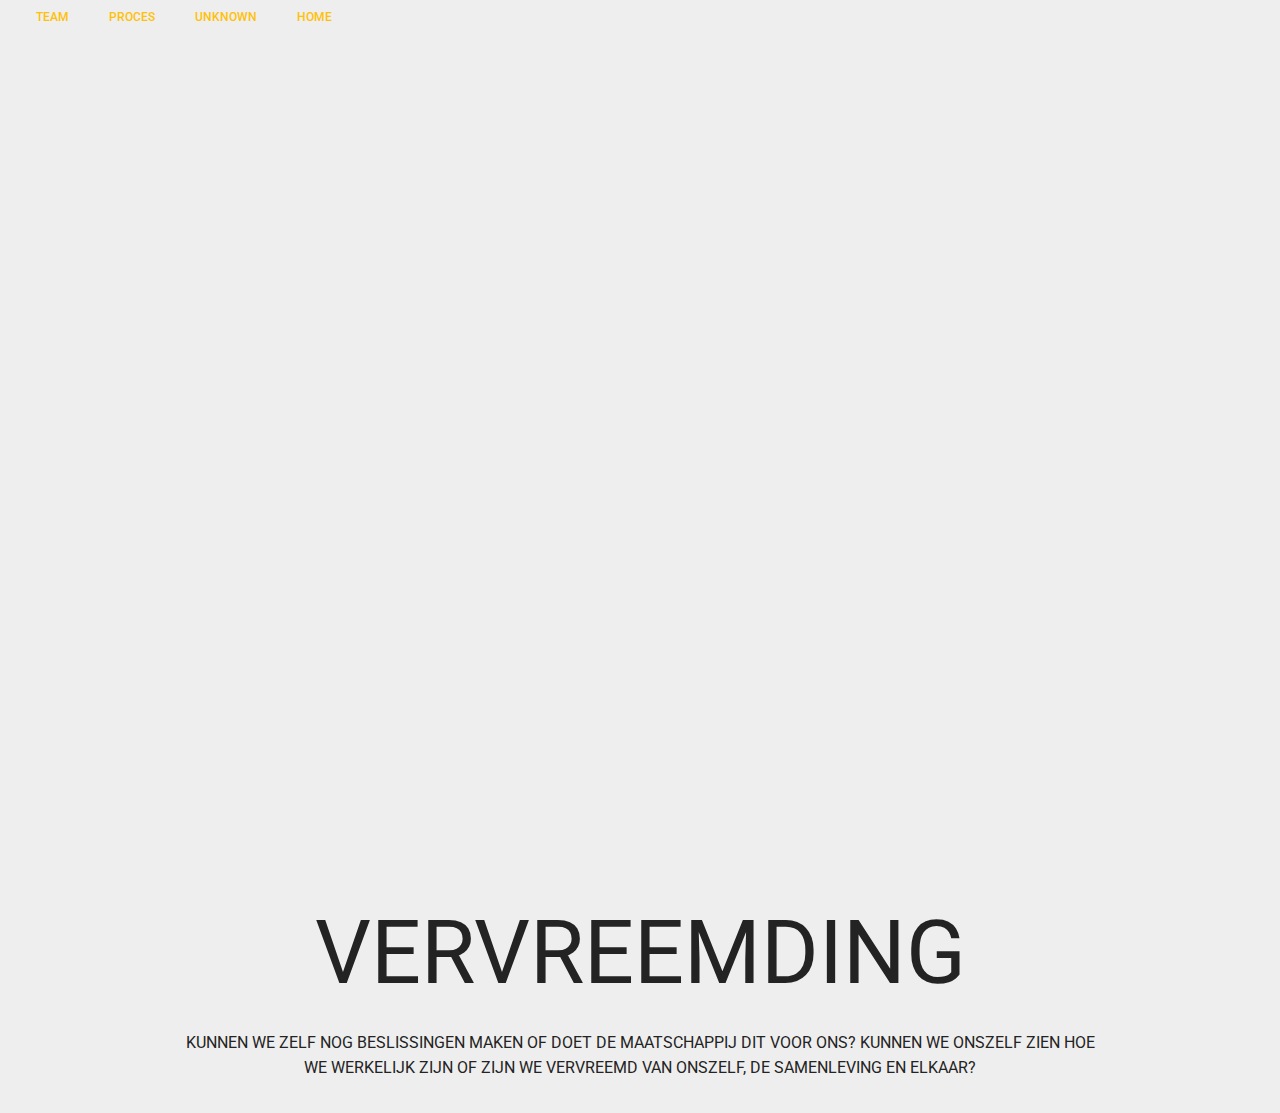
<file: page1.html>
<!DOCTYPE html>
<html  >
<head>
  <!-- Site made with Mobirise Website Builder v4.11.6, https://mobirise.com -->
  <meta charset="UTF-8">
  <meta http-equiv="X-UA-Compatible" content="IE=edge">
  <meta name="generator" content="Mobirise v4.11.6, mobirise.com">
  <meta name="viewport" content="width=device-width, initial-scale=1, minimum-scale=1">
  <link rel="shortcut icon" href="assets/images/logo2.png" type="image/x-icon">
  <meta name="description" content="Web Site Maker Description">
  
  <title>Homepage</title>
  <link rel="stylesheet" href="assets/web/assets/mobirise-icons/mobirise-icons.css">
  <link rel="stylesheet" href="assets/bootstrap/css/bootstrap.min.css">
  <link rel="stylesheet" href="assets/bootstrap/css/bootstrap-grid.min.css">
  <link rel="stylesheet" href="assets/bootstrap/css/bootstrap-reboot.min.css">
  <link rel="stylesheet" href="assets/tether/tether.min.css">
  <link rel="stylesheet" href="assets/dropdown/css/style.css">
  <link rel="stylesheet" href="assets/theme/css/style.css">
  <link rel="preload" as="style" href="assets/mobirise/css/mbr-additional.css"><link rel="stylesheet" href="assets/mobirise/css/mbr-additional.css" type="text/css">
  
  
  
</head>
<body>
  <section class="menu cid-rJAfqZytHT" once="menu" id="menu1-t">

    

    <nav class="navbar navbar-expand beta-menu navbar-dropdown align-items-center navbar-toggleable-sm bg-color transparent">
        <button class="navbar-toggler navbar-toggler-right" type="button" data-toggle="collapse" data-target="#navbarSupportedContent" aria-controls="navbarSupportedContent" aria-expanded="false" aria-label="Toggle navigation">
            <div class="hamburger">
                <span></span>
                <span></span>
                <span></span>
                <span></span>
            </div>
        </button>
        <div class="menu-logo">
            <div class="navbar-brand">
                
                
            </div>
        </div>
        <div class="collapse navbar-collapse" id="navbarSupportedContent">
            <ul class="navbar-nav nav-dropdown nav-right navbar-nav-top-padding" data-app-modern-menu="true"><li class="nav-item">
                    <a class="nav-link link text-warning display-5" href="page2.html">
                        
                        TEAM</a>
                </li><li class="nav-item"><a class="nav-link link text-warning display-5" href="page3.html">PROCES</a></li><li class="nav-item"><a class="nav-link link text-warning display-5" href="page4.html">UNKNOWN</a></li><li class="nav-item"><a class="nav-link link text-warning display-5" href="page1.html">HOME</a></li></ul>
            
        </div>
    </nav>
</section>

<section class="engine"><a href="https://mobirise.info/s">free bootstrap theme</a></section><section class="header6 cid-rJcfzgzZG6 mbr-fullscreen" id="header6-4">

    

    

    <div class="container">
        <div class="row justify-content-md-center">
            <div class="mbr-white col-md-10">
                <h1 class="mbr-section-title align-center mbr-bold pb-3 mbr-fonts-style display-4"><span style="font-weight: normal;">&nbsp;&nbsp;</span></h1>
                
                
            </div>
        </div>
    </div>

    
</section>

<section class="header1 cid-rJckFGuZFD" id="header16-a">

    

    

    <div class="container">
        <div class="row justify-content-md-center">
            <div class="col-md-10 align-center">
                <h1 class="mbr-section-title mbr-bold pb-3 mbr-fonts-style display-2"><span style="font-weight: normal;">
                    VERVREEMDING</span></h1>
                
                <p class="mbr-text pb-3 mbr-fonts-style display-5">
                    KUNNEN WE ZELF NOG BESLISSINGEN MAKEN OF DOET DE MAATSCHAPPIJ DIT VOOR ONS? KUNNEN WE ONSZELF ZIEN HOE WE WERKELIJK ZIJN OF ZIJN WE VERVREEMD VAN ONSZELF, DE SAMENLEVING EN ELKAAR?
                </p>
                
            </div>
        </div>
    </div>

</section>


  <script src="assets/web/assets/jquery/jquery.min.js"></script>
  <script src="assets/popper/popper.min.js"></script>
  <script src="assets/bootstrap/js/bootstrap.min.js"></script>
  <script src="assets/tether/tether.min.js"></script>
  <script src="assets/smoothscroll/smooth-scroll.js"></script>
  <script src="assets/dropdown/js/nav-dropdown.js"></script>
  <script src="assets/dropdown/js/navbar-dropdown.js"></script>
  <script src="assets/touchswipe/jquery.touch-swipe.min.js"></script>
  <script src="assets/theme/js/script.js"></script>
  
  
</body>
</html>
</file>
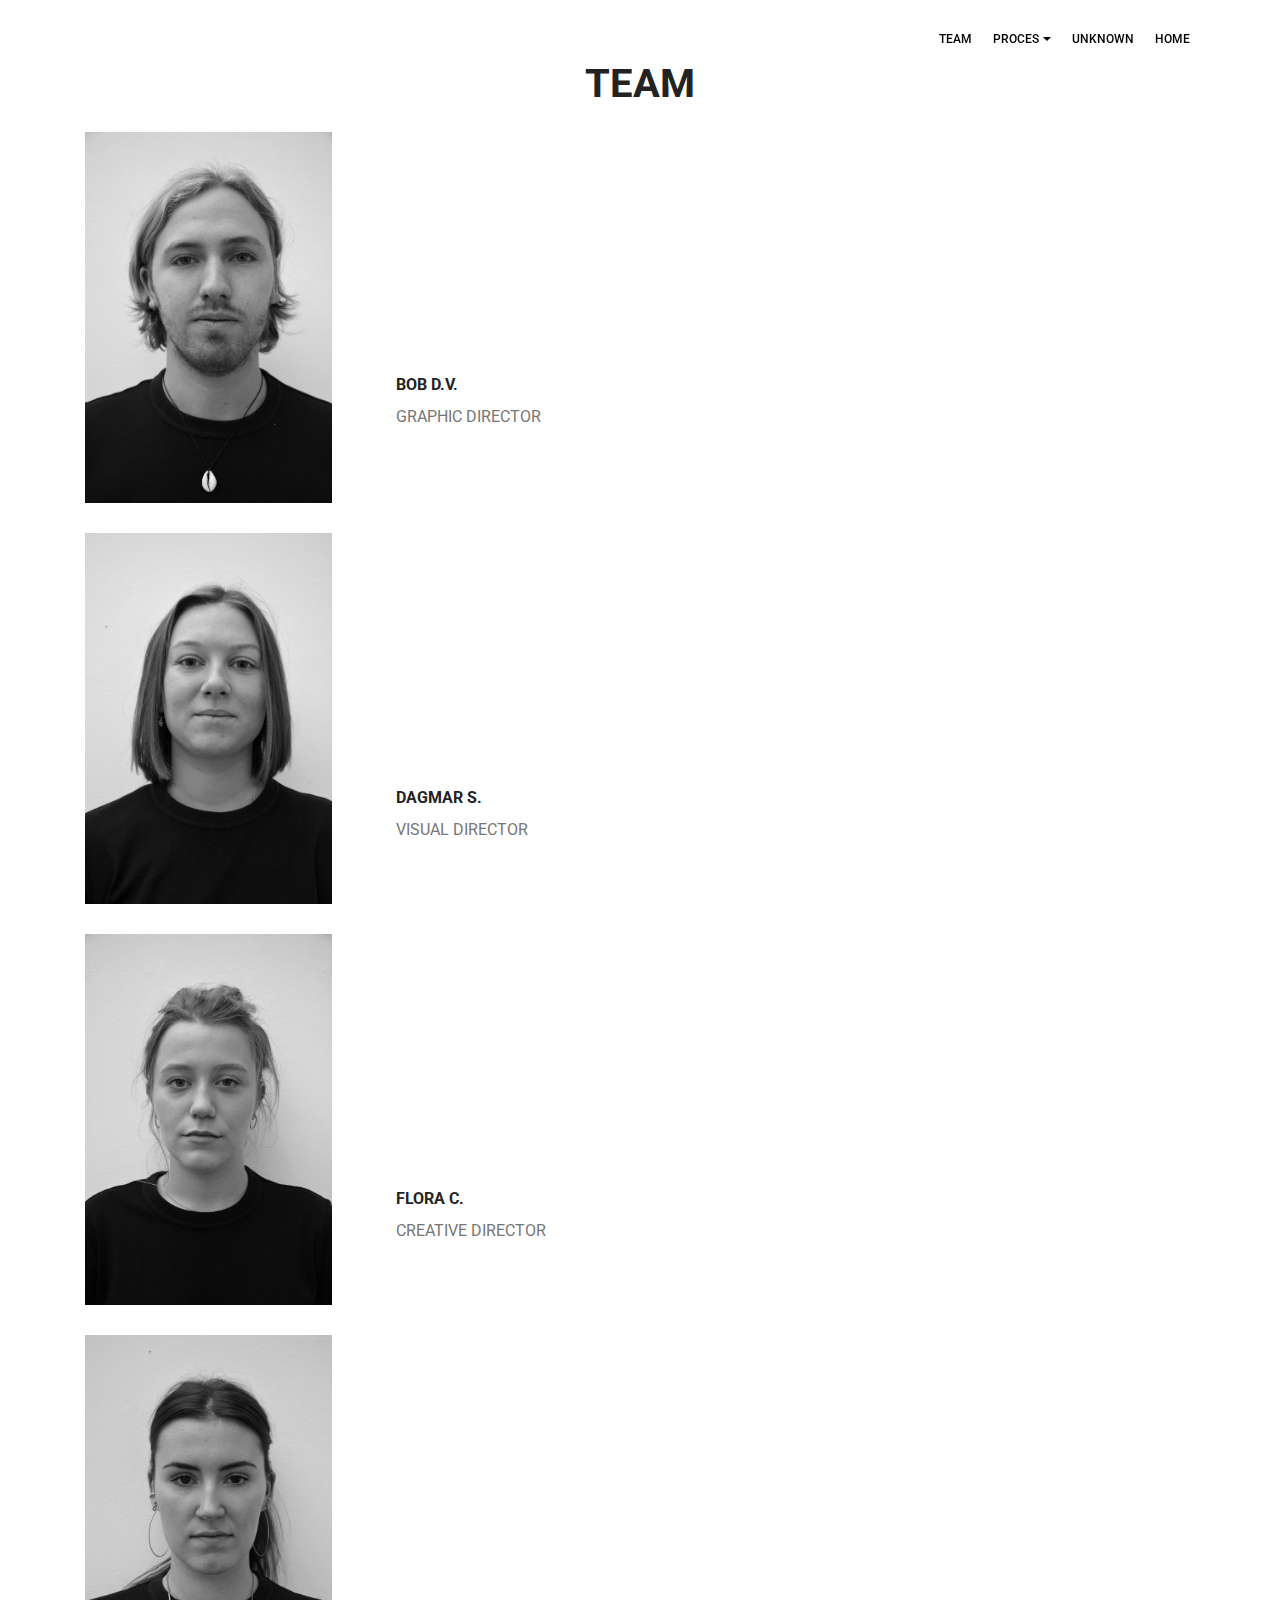
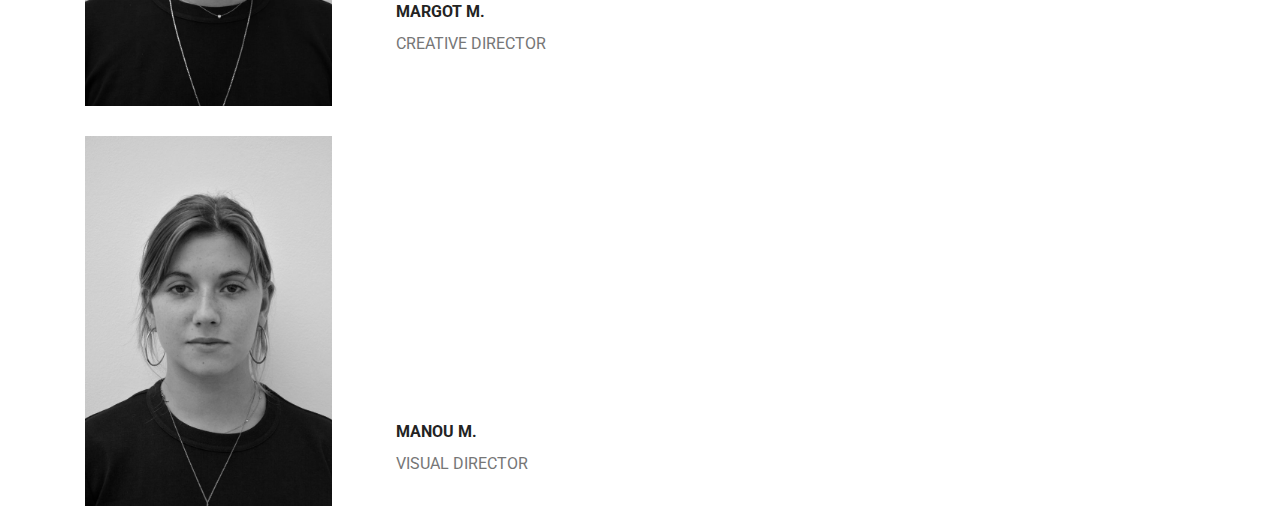
<file: page2.html>
<!DOCTYPE html>
<html  >
<head>
  <!-- Site made with Mobirise Website Builder v4.11.6, https://mobirise.com -->
  <meta charset="UTF-8">
  <meta http-equiv="X-UA-Compatible" content="IE=edge">
  <meta name="generator" content="Mobirise v4.11.6, mobirise.com">
  <meta name="viewport" content="width=device-width, initial-scale=1, minimum-scale=1">
  <link rel="shortcut icon" href="assets/images/logo4.png" type="image/x-icon">
  <meta name="description" content="Site Builder Description">
  
  <title>Team</title>
  <link rel="stylesheet" href="assets/web/assets/mobirise-icons/mobirise-icons.css">
  <link rel="stylesheet" href="assets/bootstrap/css/bootstrap.min.css">
  <link rel="stylesheet" href="assets/bootstrap/css/bootstrap-grid.min.css">
  <link rel="stylesheet" href="assets/bootstrap/css/bootstrap-reboot.min.css">
  <link rel="stylesheet" href="assets/tether/tether.min.css">
  <link rel="stylesheet" href="assets/dropdown/css/style.css">
  <link rel="stylesheet" href="assets/theme/css/style.css">
  <link rel="preload" as="style" href="assets/mobirise/css/mbr-additional.css"><link rel="stylesheet" href="assets/mobirise/css/mbr-additional.css" type="text/css">
  
  
  
</head>
<body>
  <section class="menu cid-rKtfbGUhIz" once="menu" id="menu2-3j">

    

    <nav class="navbar navbar-expand beta-menu navbar-dropdown align-items-center navbar-fixed-top navbar-toggleable-sm bg-color transparent">
        <button class="navbar-toggler navbar-toggler-right" type="button" data-toggle="collapse" data-target="#navbarSupportedContent" aria-controls="navbarSupportedContent" aria-expanded="false" aria-label="Toggle navigation">
            <div class="hamburger">
                <span></span>
                <span></span>
                <span></span>
                <span></span>
            </div>
        </button>
        <div class="menu-logo">
            <div class="navbar-brand">
                
                
            </div>
        </div>
        <div class="collapse navbar-collapse" id="navbarSupportedContent">
            <ul class="navbar-nav nav-dropdown nav-right navbar-nav-top-padding" data-app-modern-menu="true"><li class="nav-item">
                    <a class="nav-link link text-black display-5" href="page2.html">
                        TEAM</a>
                </li><li class="nav-item dropdown open">
                    <a class="nav-link link text-black dropdown-toggle display-5" href="https://mobirise.co" data-toggle="dropdown-submenu" aria-expanded="true">
                        PROCES</a><div class="dropdown-menu"><a class="text-black dropdown-item display-5" href="page5.html">A</a><a class="text-black dropdown-item display-5" href="page6.html" aria-expanded="false">B</a><a class="text-black dropdown-item display-5" href="page7.html" aria-expanded="false">C</a></div>
                </li><li class="nav-item"><a class="nav-link link text-black display-5" href="page4.html">UNKNOWN</a></li><li class="nav-item"><a class="nav-link link text-black display-5" href="page1.html" aria-expanded="false">
                        HOME</a></li></ul>
            
        </div>
    </nav>
</section>

<section class="engine"><a href="https://mobirise.info/g">how to build your own site for free</a></section><section class="header1 cid-rJA71FjWUg" id="header16-p">

    

    

    <div class="container">
        <div class="row justify-content-md-center">
            <div class="col-md-10 align-center">
                <h1 class="mbr-section-title mbr-bold pb-3 mbr-fonts-style display-5">
                    TEAM</h1>
                
                
                
            </div>
        </div>
    </div>

</section>

<section class="testimonials2 cid-rJA5YGKbkj" id="testimonials2-n">

    

    

    <div class="container">
        <div class="media-container-row">
            <div class="mbr-figure pr-lg-5" style="width: 35%;">
              <img src="assets/images/bob-2-1162x1743.jpg" alt="" title="">
            </div>
            <div class="media-content px-3 align-self-center mbr-white py-2">
                    <p class="mbr-text testimonial-text mbr-fonts-style display-7"></p>
                    <p class="mbr-author-name pt-4 mb-2 mbr-fonts-style display-5"><br><br><br><br><br><br>BOB D.V.</p>
                    <p class="mbr-author-desc mbr-fonts-style display-5">
                       GRAPHIC DIRECTOR</p>
            </div>
        </div>
    </div>
</section>

<section class="testimonials2 cid-rJA6C8bpl4" id="testimonials2-o">

    

    

    <div class="container">
        <div class="media-container-row">
            <div class="mbr-figure pr-lg-5" style="width: 35%;">
              <img src="assets/images/dagmar-2-1162x1743.jpg" alt="" title="">
            </div>
            <div class="media-content px-3 align-self-center mbr-white py-2">
                    <p class="mbr-text testimonial-text mbr-fonts-style display-7"></p>
                    <p class="mbr-author-name pt-4 mb-2 mbr-fonts-style display-5">
                       <br><br><br><br><br><br><br>DAGMAR S.</p>
                    <p class="mbr-author-desc mbr-fonts-style display-5">
                       VISUAL DIRECTOR</p>
            </div>
        </div>
    </div>
</section>

<section class="testimonials2 cid-rJA8EbKOuX" id="testimonials2-q">

    

    

    <div class="container">
        <div class="media-container-row">
            <div class="mbr-figure pr-lg-5" style="width: 35%;">
              <img src="assets/images/flora-2-658x987.jpg" alt="" title="">
            </div>
            <div class="media-content px-3 align-self-center mbr-white py-2">
                    <p class="mbr-text testimonial-text mbr-fonts-style display-7"></p>
                    <p class="mbr-author-name pt-4 mb-2 mbr-fonts-style display-5"><br><br><br><br><br><br><br>FLORA C.</p>
                    <p class="mbr-author-desc mbr-fonts-style display-5">
                       CREATIVE DIRECTOR</p>
            </div>
        </div>
    </div>
</section>

<section class="testimonials2 cid-rJA95ro5Pg" id="testimonials2-r">

    

    

    <div class="container">
        <div class="media-container-row">
            <div class="mbr-figure pr-lg-5" style="width: 35%;">
              <img src="assets/images/margot-2-658x987.jpg" alt="" title="">
            </div>
            <div class="media-content px-3 align-self-center mbr-white py-2">
                    <p class="mbr-text testimonial-text mbr-fonts-style display-7"></p>
                    <p class="mbr-author-name pt-4 mb-2 mbr-fonts-style display-5">
                       <br><br><br><br><br><br><br><br>MARGOT M.</p>
                    <p class="mbr-author-desc mbr-fonts-style display-5">
                       CREATIVE DIRECTOR</p>
            </div>
        </div>
    </div>
</section>

<section class="testimonials2 cid-rJA95VhuuG" id="testimonials2-s">

    

    

    <div class="container">
        <div class="media-container-row">
            <div class="mbr-figure pr-lg-5" style="width: 35%;">
              <img src="assets/images/manou-2-658x987.jpg" alt="" title="">
            </div>
            <div class="media-content px-3 align-self-center mbr-white py-2">
                    <p class="mbr-text testimonial-text mbr-fonts-style display-7"><br><br><br><br><br><br><br><br><br></p>
                    <p class="mbr-author-name pt-4 mb-2 mbr-fonts-style display-5">MANOU M.</p>
                    <p class="mbr-author-desc mbr-fonts-style display-5">
                       VISUAL DIRECTOR</p>
            </div>
        </div>
    </div>
</section>


  <script src="assets/web/assets/jquery/jquery.min.js"></script>
  <script src="assets/popper/popper.min.js"></script>
  <script src="assets/bootstrap/js/bootstrap.min.js"></script>
  <script src="assets/tether/tether.min.js"></script>
  <script src="assets/smoothscroll/smooth-scroll.js"></script>
  <script src="assets/dropdown/js/nav-dropdown.js"></script>
  <script src="assets/dropdown/js/navbar-dropdown.js"></script>
  <script src="assets/touchswipe/jquery.touch-swipe.min.js"></script>
  <script src="assets/theme/js/script.js"></script>
  
  
</body>
</html>
</file>
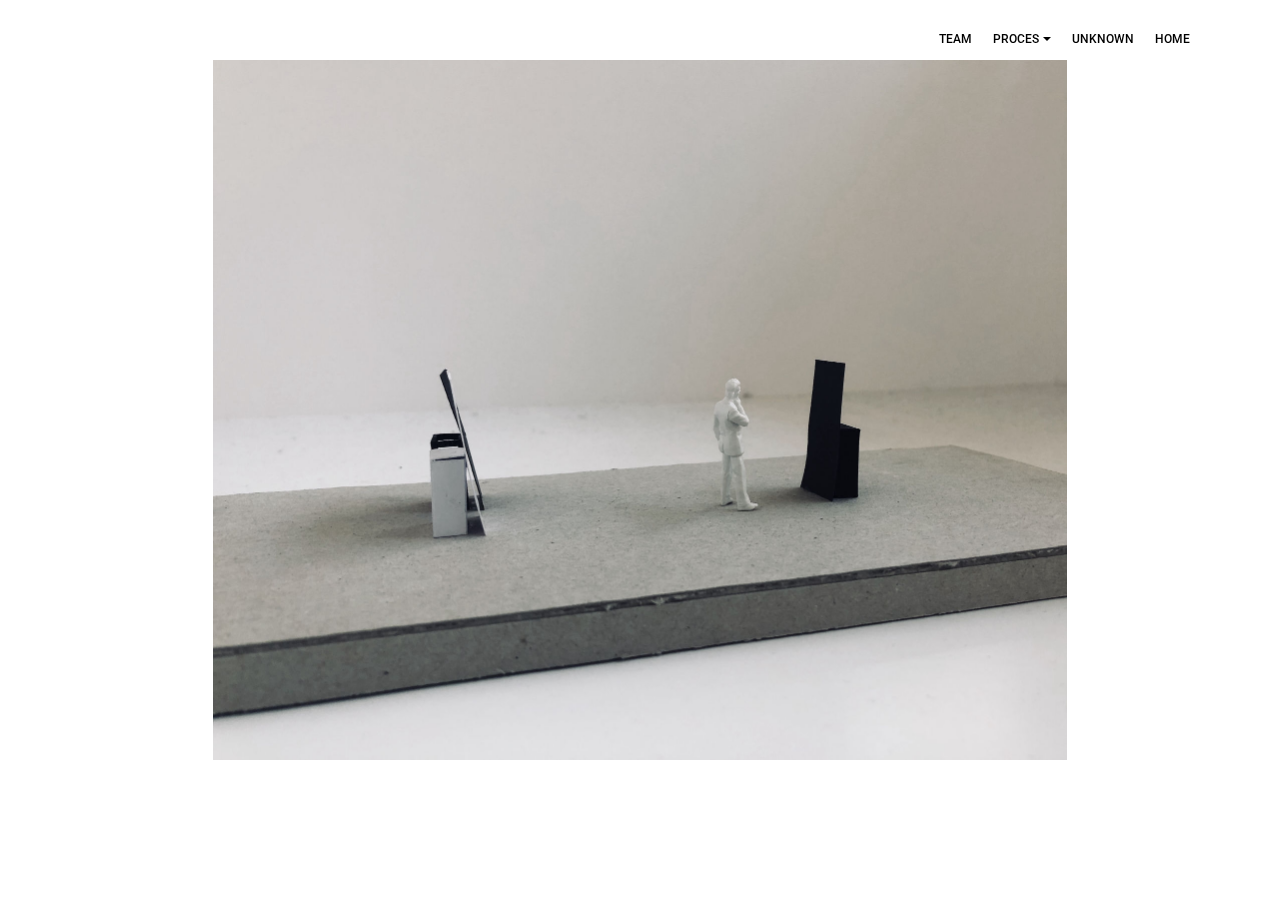
<file: page4.html>
<!DOCTYPE html>
<html  >
<head>
  <!-- Site made with Mobirise Website Builder v4.11.6, https://mobirise.com -->
  <meta charset="UTF-8">
  <meta http-equiv="X-UA-Compatible" content="IE=edge">
  <meta name="generator" content="Mobirise v4.11.6, mobirise.com">
  <meta name="viewport" content="width=device-width, initial-scale=1, minimum-scale=1">
  <link rel="shortcut icon" href="assets/images/logo4.png" type="image/x-icon">
  <meta name="description" content="Site Creator Description">
  
  <title>Unknown</title>
  <link rel="stylesheet" href="assets/web/assets/mobirise-icons/mobirise-icons.css">
  <link rel="stylesheet" href="assets/bootstrap/css/bootstrap.min.css">
  <link rel="stylesheet" href="assets/bootstrap/css/bootstrap-grid.min.css">
  <link rel="stylesheet" href="assets/bootstrap/css/bootstrap-reboot.min.css">
  <link rel="stylesheet" href="assets/tether/tether.min.css">
  <link rel="stylesheet" href="assets/dropdown/css/style.css">
  <link rel="stylesheet" href="assets/theme/css/style.css">
  <link rel="preload" as="style" href="assets/mobirise/css/mbr-additional.css"><link rel="stylesheet" href="assets/mobirise/css/mbr-additional.css" type="text/css">
  
  
  
</head>
<body>
  <section class="menu cid-rKtioig2iR" once="menu" id="menu2-3r">

    

    <nav class="navbar navbar-expand beta-menu navbar-dropdown align-items-center navbar-fixed-top navbar-toggleable-sm bg-color transparent">
        <button class="navbar-toggler navbar-toggler-right" type="button" data-toggle="collapse" data-target="#navbarSupportedContent" aria-controls="navbarSupportedContent" aria-expanded="false" aria-label="Toggle navigation">
            <div class="hamburger">
                <span></span>
                <span></span>
                <span></span>
                <span></span>
            </div>
        </button>
        <div class="menu-logo">
            <div class="navbar-brand">
                
                
            </div>
        </div>
        <div class="collapse navbar-collapse" id="navbarSupportedContent">
            <ul class="navbar-nav nav-dropdown nav-right navbar-nav-top-padding" data-app-modern-menu="true"><li class="nav-item">
                    <a class="nav-link link text-black display-5" href="page2.html">
                        TEAM</a>
                </li><li class="nav-item dropdown">
                    <a class="nav-link link text-black dropdown-toggle display-5" href="https://mobirise.co" data-toggle="dropdown-submenu" aria-expanded="true">
                        PROCES</a><div class="dropdown-menu"><a class="text-black dropdown-item display-5" href="page5.html">A</a><a class="text-black dropdown-item display-5" href="page6.html" aria-expanded="false">B</a><a class="text-black dropdown-item display-5" href="page7.html" aria-expanded="false">C</a></div>
                </li><li class="nav-item"><a class="nav-link link text-black display-5" href="page4.html">UNKNOWN</a></li><li class="nav-item"><a class="nav-link link text-black display-5" href="page1.html" aria-expanded="false">
                        HOME</a></li></ul>
            
        </div>
    </nav>
</section>

<section class="engine"><a href="https://mobirise.info/i">free web creation software</a></section><section class="cid-rJAF4AmjC8" id="image3-15">

    

    <figure class="mbr-figure container">
            <div class="image-block" style="width: 77%;">
                <img src="assets/images/img-9944-1710x1401.jpg" width="1400" alt="Mobirise" title="">
                
            </div>
    </figure>
</section>


  <script src="assets/web/assets/jquery/jquery.min.js"></script>
  <script src="assets/popper/popper.min.js"></script>
  <script src="assets/bootstrap/js/bootstrap.min.js"></script>
  <script src="assets/tether/tether.min.js"></script>
  <script src="assets/smoothscroll/smooth-scroll.js"></script>
  <script src="assets/dropdown/js/nav-dropdown.js"></script>
  <script src="assets/dropdown/js/navbar-dropdown.js"></script>
  <script src="assets/touchswipe/jquery.touch-swipe.min.js"></script>
  <script src="assets/theme/js/script.js"></script>
  
  
</body>
</html>
</file>
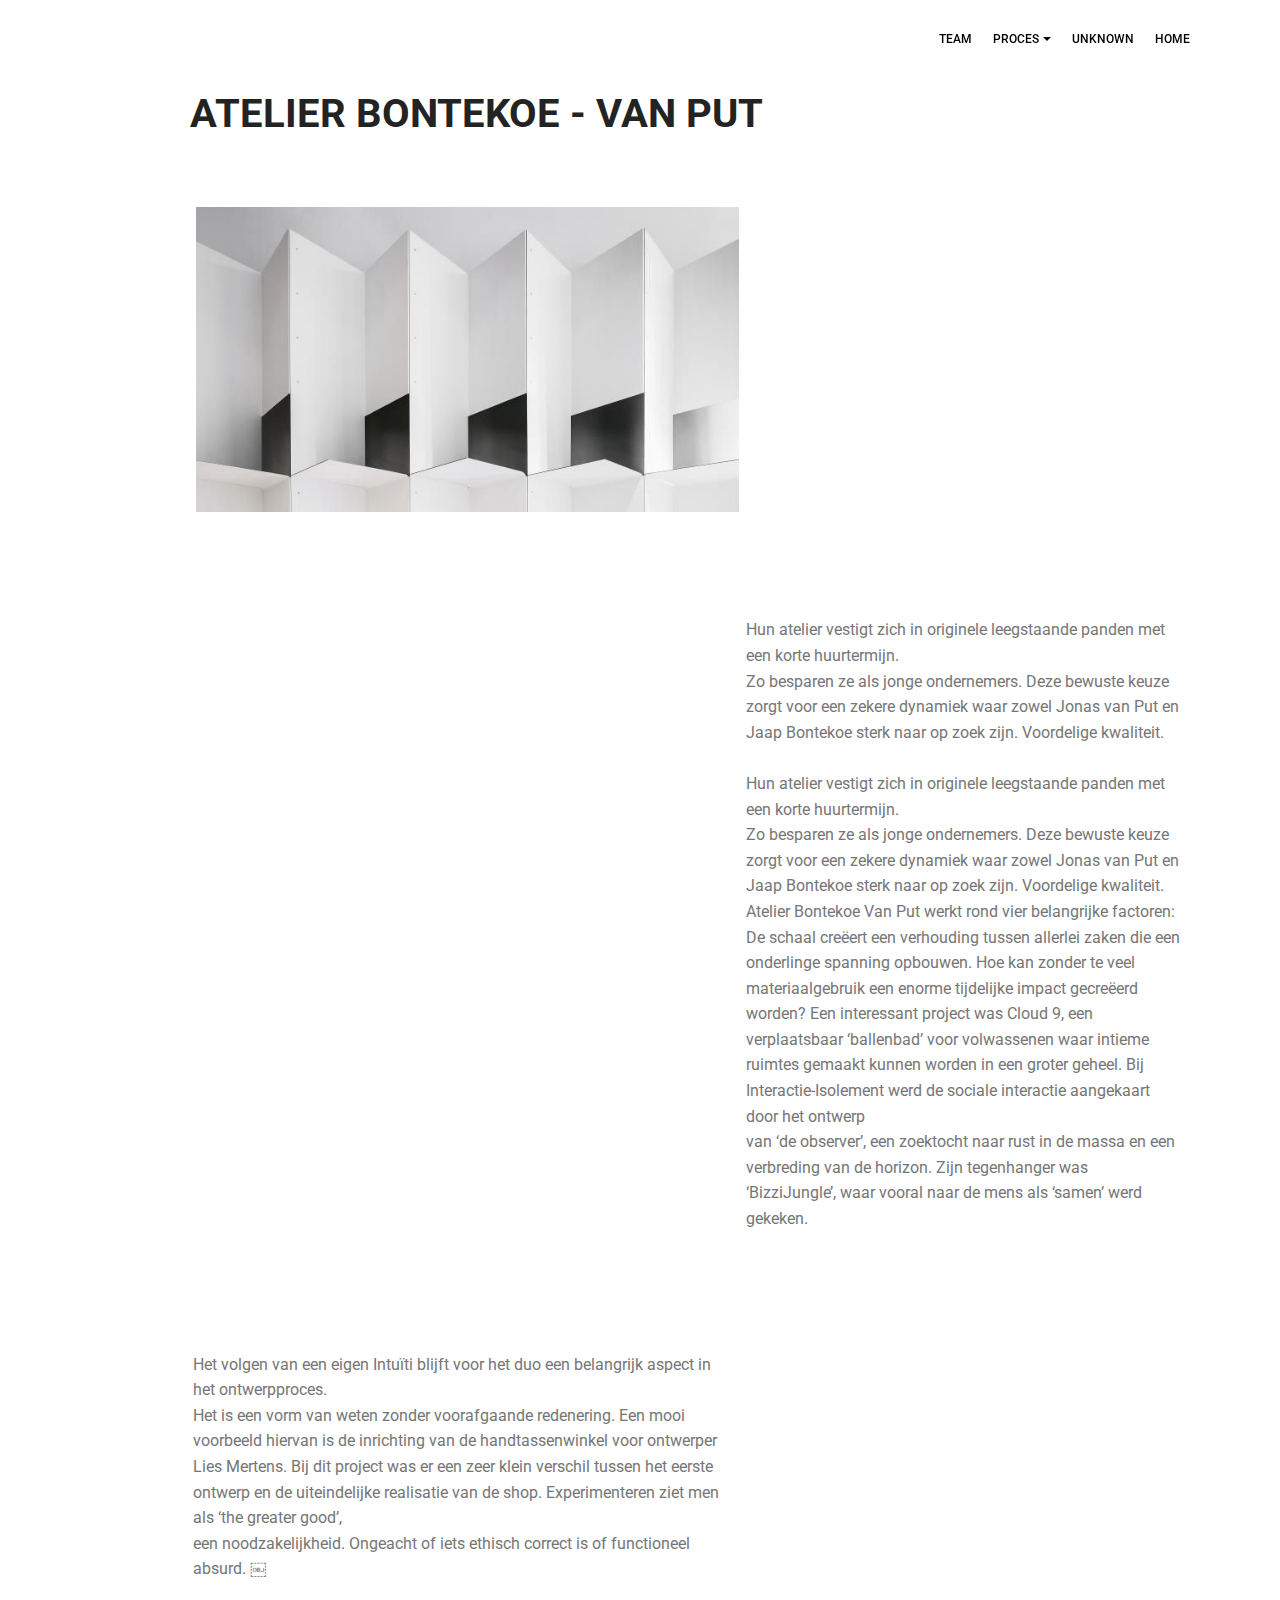
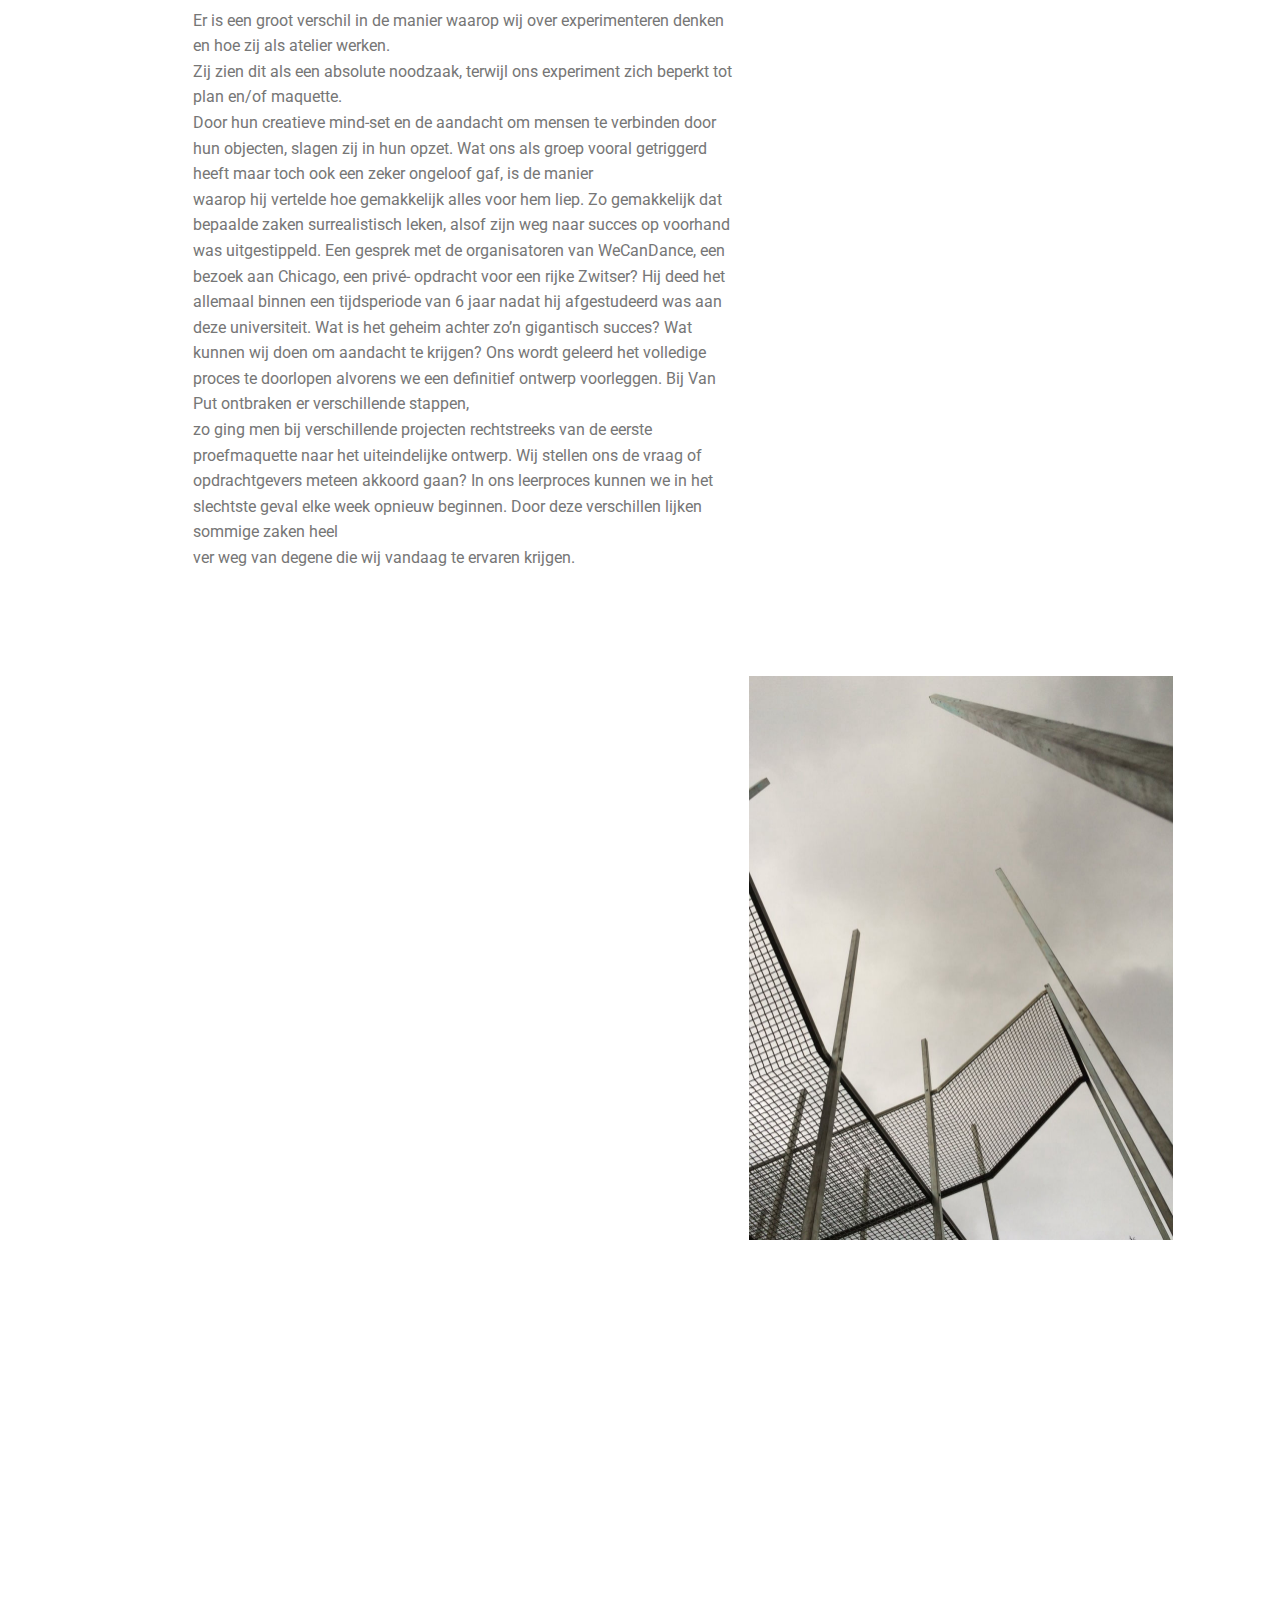
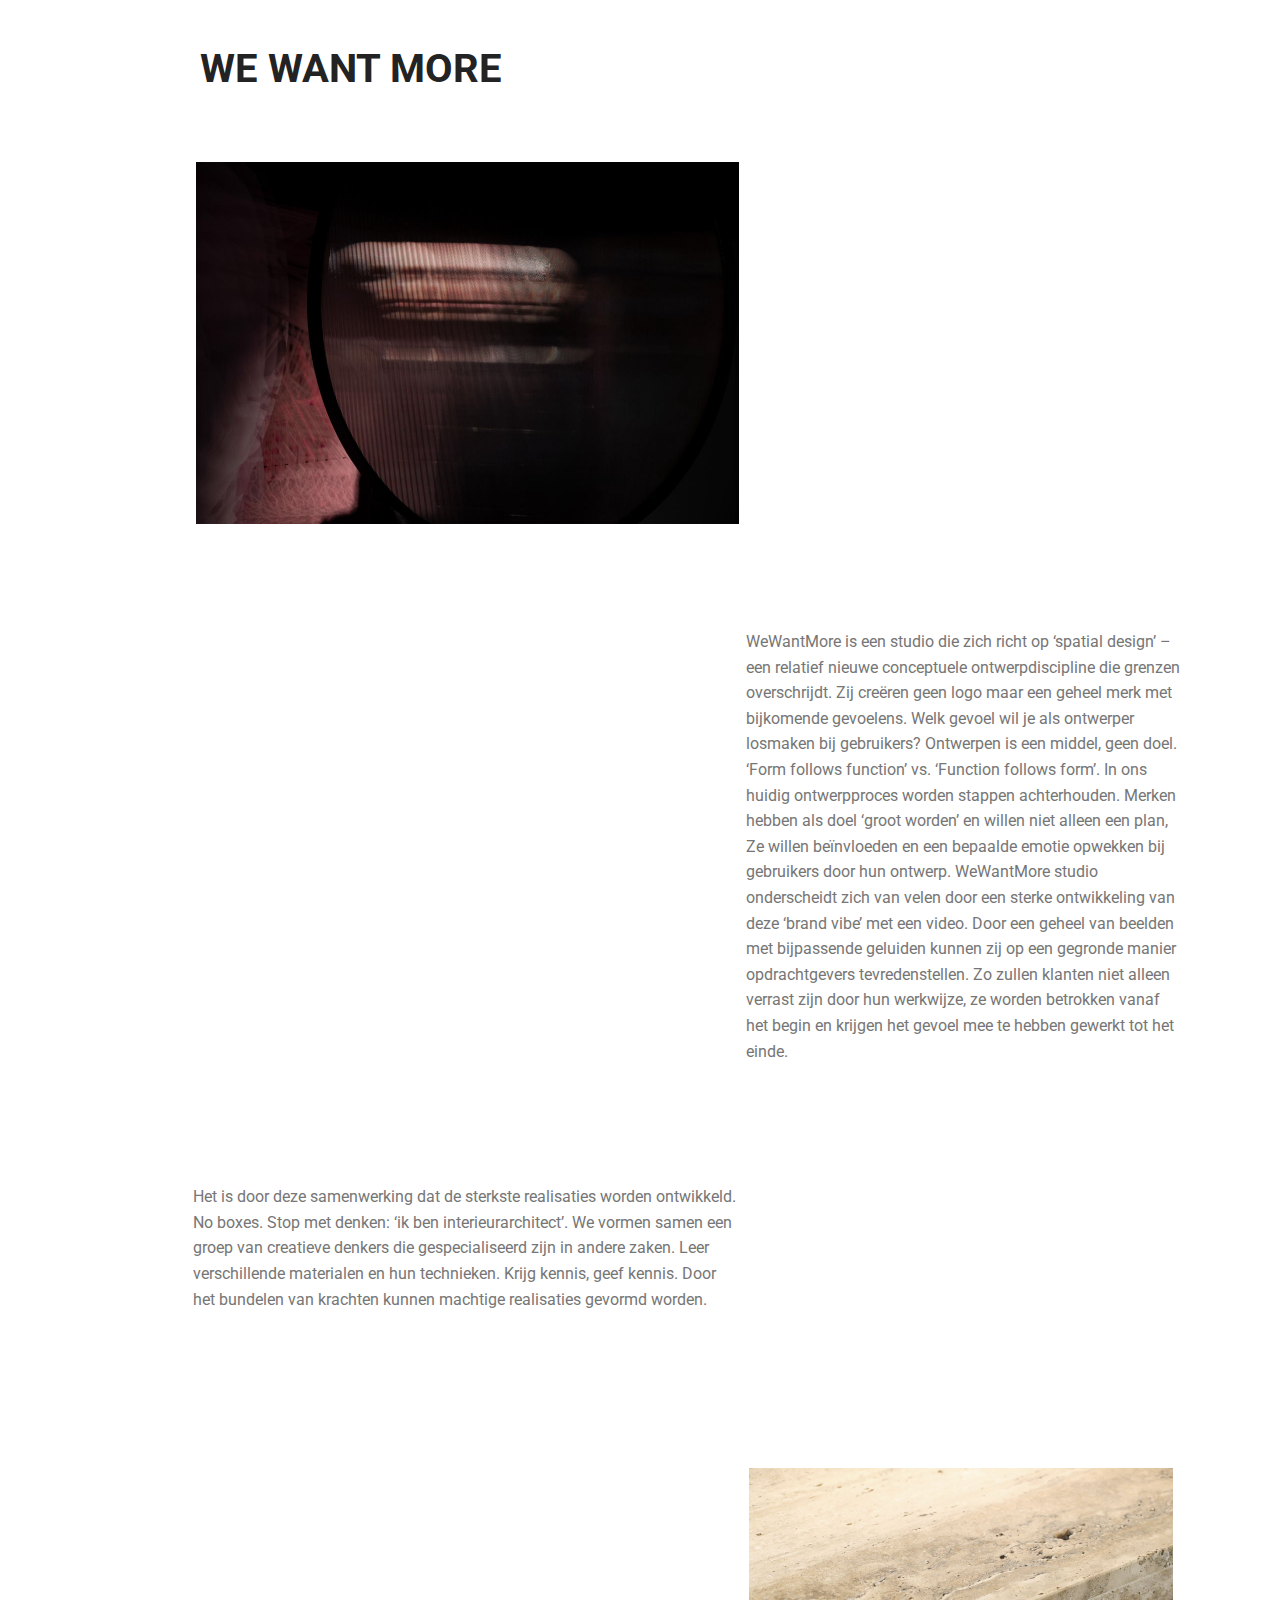
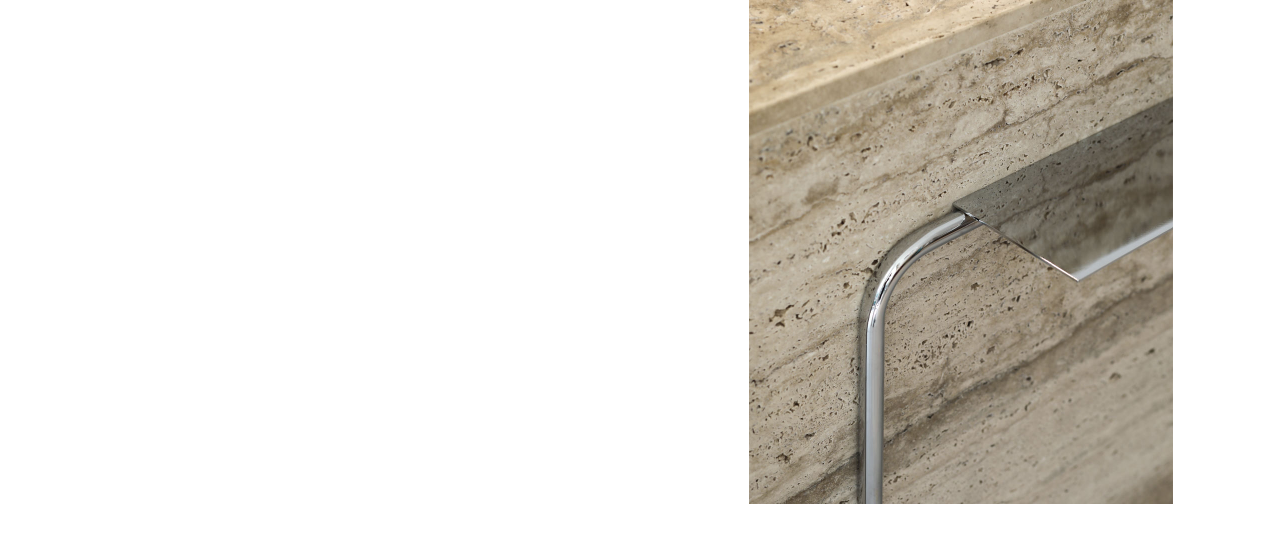
<file: page5.html>
<!DOCTYPE html>
<html  >
<head>
  <!-- Site made with Mobirise Website Builder v4.11.6, https://mobirise.com -->
  <meta charset="UTF-8">
  <meta http-equiv="X-UA-Compatible" content="IE=edge">
  <meta name="generator" content="Mobirise v4.11.6, mobirise.com">
  <meta name="viewport" content="width=device-width, initial-scale=1, minimum-scale=1">
  <link rel="shortcut icon" href="assets/images/logo4.png" type="image/x-icon">
  <meta name="description" content="Web Site Maker Description">
  
  <title>Katern A</title>
  <link rel="stylesheet" href="assets/web/assets/mobirise-icons/mobirise-icons.css">
  <link rel="stylesheet" href="assets/bootstrap/css/bootstrap.min.css">
  <link rel="stylesheet" href="assets/bootstrap/css/bootstrap-grid.min.css">
  <link rel="stylesheet" href="assets/bootstrap/css/bootstrap-reboot.min.css">
  <link rel="stylesheet" href="assets/tether/tether.min.css">
  <link rel="stylesheet" href="assets/dropdown/css/style.css">
  <link rel="stylesheet" href="assets/theme/css/style.css">
  <link rel="preload" as="style" href="assets/mobirise/css/mbr-additional.css"><link rel="stylesheet" href="assets/mobirise/css/mbr-additional.css" type="text/css">
  
  
  
</head>
<body>
  <section class="menu cid-rKticejaUu" once="menu" id="menu2-3p">

    

    <nav class="navbar navbar-expand beta-menu navbar-dropdown align-items-center navbar-fixed-top navbar-toggleable-sm bg-color transparent">
        <button class="navbar-toggler navbar-toggler-right" type="button" data-toggle="collapse" data-target="#navbarSupportedContent" aria-controls="navbarSupportedContent" aria-expanded="false" aria-label="Toggle navigation">
            <div class="hamburger">
                <span></span>
                <span></span>
                <span></span>
                <span></span>
            </div>
        </button>
        <div class="menu-logo">
            <div class="navbar-brand">
                
                
            </div>
        </div>
        <div class="collapse navbar-collapse" id="navbarSupportedContent">
            <ul class="navbar-nav nav-dropdown nav-right navbar-nav-top-padding" data-app-modern-menu="true"><li class="nav-item">
                    <a class="nav-link link text-black display-5" href="page2.html">
                        TEAM</a>
                </li><li class="nav-item dropdown">
                    <a class="nav-link link text-black dropdown-toggle display-5" href="https://mobirise.co" data-toggle="dropdown-submenu" aria-expanded="true">
                        PROCES</a><div class="dropdown-menu"><a class="text-black dropdown-item display-5" href="page5.html">A</a><a class="text-black dropdown-item display-5" href="page6.html" aria-expanded="false">B</a><a class="text-black dropdown-item display-5" href="page7.html" aria-expanded="false">C</a></div>
                </li><li class="nav-item"><a class="nav-link link text-black display-5" href="page4.html">UNKNOWN</a></li><li class="nav-item"><a class="nav-link link text-black display-5" href="page1.html" aria-expanded="false">
                        HOME</a></li></ul>
            
        </div>
    </nav>
</section>

<section class="engine"><a href="https://mobirise.info/u">bootstrap responsive templates</a></section><section class="header1 cid-rKrS3GJ40c" id="header16-1q">

    

    

    <div class="container">
        <div class="row justify-content-md-center">
            <div class="col-md-10 align-center">
                <h1 class="mbr-section-title mbr-bold pb-3 mbr-fonts-style display-5">&nbsp;ATELIER BONTEKOE - VAN PUT</h1>
                
                
                
            </div>
        </div>
    </div>

</section>

<section class="cid-rKrSOJKnV3" id="image4-1r">
    <!-- Block parameters controls (Blue "Gear" panel) -->
    
    <!-- End block parameters -->
    <div class="container images-container">
            <div class="media-container-row" style="width: 80%;">
                <div class="img-item item1" style="width: 177%;">
                    <img src="assets/images/287144-640x360.jpg" alt="" title="">
                    
                </div>
                <div class="img-item">
                    <img src="assets/images/screen-shot-2019-12-04-at-21.22.50-626x318.png" alt="" title="">
                    
                </div>
            </div>
    </div>
</section>

<section class="mbr-section content7 cid-rKrV97WYvl" id="content7-1w">
          
    

    <div class="container">
        <div class="media-container-row">
            <div class="col-12 col-md-12">
                <div class="media-container-row">
                    <div class="media-content">
                        <div class="mbr-section-text">
                            <p class="mbr-text align-right mb-0 mbr-fonts-style display-5">Hun atelier vestigt zich in originele leegstaande panden met een korte huurtermijn.
<br>Zo besparen ze als jonge ondernemers. Deze bewuste keuze zorgt voor een zekere dynamiek waar zowel Jonas van Put en Jaap Bontekoe sterk naar op zoek zijn. Voordelige kwaliteit.<br><br>Hun atelier vestigt zich in originele leegstaande panden met een korte huurtermijn.
<br>Zo besparen ze als jonge ondernemers. Deze bewuste keuze zorgt voor een zekere dynamiek waar zowel Jonas van Put en Jaap Bontekoe sterk naar op zoek zijn. Voordelige kwaliteit.
Atelier Bontekoe Van Put werkt rond vier belangrijke factoren:
<br>De schaal creëert een verhouding tussen allerlei zaken die een onderlinge spanning opbouwen. Hoe kan zonder te veel materiaalgebruik een enorme tijdelijke impact gecreëerd worden? Een interessant project was Cloud 9,
een verplaatsbaar ‘ballenbad’ voor volwassenen waar intieme ruimtes gemaakt kunnen worden in een groter
geheel.
Bij Interactie-Isolement werd de sociale interactie aangekaart door het ontwerp <br>van ‘de observer’, een zoektocht naar rust in de massa en een verbreding van de horizon. Zijn tegenhanger was ‘BizziJungle’, waar vooral naar de mens als ‘samen’ werd gekeken.</p>
                        </div>
                    </div>
                    <div class="mbr-figure" style="width: 140%;">
                     <img src="assets/images/screen-shot-2019-12-04-at-21.22.50-629x320.png" alt="Mobirise" title="">  
                    </div>
                </div>
            </div>
        </div>
    </div>
</section>

<section class="mbr-section content7 cid-rKrVVRFmib" id="content7-1x">
          
    

    <div class="container">
        <div class="media-container-row">
            <div class="col-12 col-md-10">
                <div class="media-container-row">
                    <div class="media-content">
                        <div class="mbr-section-text">
                            <p class="mbr-text align-right mb-0 mbr-fonts-style display-5">Het volgen van een eigen Intuïti blijft voor het duo een belangrijk aspect in het ontwerpproces.<br> Het is een vorm van weten zonder voorafgaande redenering. Een mooi voorbeeld hiervan is de inrichting van de handtassenwinkel voor ontwerper Lies Mertens. Bij dit project was er een zeer klein verschil tussen het eerste ontwerp en de uiteindelijke realisatie van de shop.
Experimenteren ziet men als ‘the greater good’, <br>een noodzakelijkheid. Ongeacht of iets ethisch correct is of functioneel absurd.
￼<br><br>Er is een groot verschil in de manier waarop wij over experimenteren denken en hoe zij als atelier werken.
<br>Zij zien dit als een absolute noodzaak, terwijl ons experiment zich beperkt tot plan en/of maquette. <br>Door hun creatieve mind-set en de aandacht om mensen te verbinden door hun objecten, slagen zij in hun opzet.
Wat ons als groep vooral getriggerd heeft maar toch ook een zeker ongeloof gaf, is de manier <br>waarop hij
vertelde hoe gemakkelijk alles voor hem liep. Zo gemakkelijk dat bepaalde zaken surrealistisch leken, alsof zijn weg naar succes op voorhand was uitgestippeld. Een gesprek met de organisatoren van WeCanDance, een bezoek aan Chicago, een privé- opdracht voor een rijke Zwitser? Hij deed het allemaal binnen een tijdsperiode van 6 jaar nadat hij afgestudeerd was aan deze universiteit. Wat is het geheim achter zo’n gigantisch succes? Wat kunnen wij doen om aandacht te krijgen?
Ons wordt geleerd het volledige proces te doorlopen alvorens we een definitief ontwerp voorleggen. Bij Van Put ontbraken er verschillende stappen, <br>zo ging men bij verschillende projecten rechtstreeks van de eerste
proefmaquette naar het uiteindelijke ontwerp. Wij stellen ons de vraag of opdrachtgevers meteen akkoord gaan?
In ons leerproces kunnen we in het slechtste geval elke week opnieuw beginnen. Door deze verschillen lijken sommige zaken heel <br>ver weg van degene die wij vandaag te ervaren krijgen.<br></p>
                        </div>
                    </div>
                    <div class="mbr-figure" style="width: 60%;">
                     <img src="assets/images/screen-shot-2019-12-04-at-21.22.50-574x292.png" alt="Mobirise" title="">  
                    </div>
                </div>
            </div>
        </div>
    </div>
</section>

<section class="cid-rKrWG9qsPj" id="image4-1y">
    <!-- Block parameters controls (Blue "Gear" panel) -->
    
    <!-- End block parameters -->
    <div class="container images-container">
            <div class="media-container-row" style="width: 96%;">
                <div class="img-item item1" style="width: 147%;">
                    <img src="assets/images/screen-shot-2019-12-04-at-21.22.50-629x320.png" alt="" title="">
                    
                </div>
                <div class="img-item">
                    <img src="assets/images/9-pangea-milan-848x1130.jpg" alt="" title="">
                    
                </div>
            </div>
    </div>
</section>

<section class="header1 cid-rKrZYoSMqH" id="header16-22">

    

    

    <div class="container">
        <div class="row justify-content-md-center">
            <div class="col-md-10 align-center">
                
                
                
                
            </div>
        </div>
    </div>

</section>

<section class="header1 cid-rKrZFB7Udr" id="header16-20">

    

    

    <div class="container">
        <div class="row justify-content-md-center">
            <div class="col-md-10 align-center">
                <h1 class="mbr-section-title mbr-bold pb-3 mbr-fonts-style display-5">&nbsp; WE WANT MORE</h1>
                
                
                
            </div>
        </div>
    </div>

</section>

<section class="cid-rKs0DQWRfU" id="image4-23">
    <!-- Block parameters controls (Blue "Gear" panel) -->
    
    <!-- End block parameters -->
    <div class="container images-container">
            <div class="media-container-row" style="width: 80%;">
                <div class="img-item item1" style="width: 177%;">
                    <img src="assets/images/anonymoussix-04-2560x1707-1086x724.jpg" alt="" title="">
                    
                </div>
                <div class="img-item">
                    <img src="assets/images/screen-shot-2019-12-04-at-21.22.50-626x318.png" alt="" title="">
                    
                </div>
            </div>
    </div>
</section>

<section class="mbr-section content7 cid-rKs1aO6H7K" id="content7-24">
          
    

    <div class="container">
        <div class="media-container-row">
            <div class="col-12 col-md-12">
                <div class="media-container-row">
                    <div class="media-content">
                        <div class="mbr-section-text">
                            <p class="mbr-text align-right mb-0 mbr-fonts-style display-5">WeWantMore is een studio die zich richt op ‘spatial design’ – een relatief nieuwe conceptuele ontwerpdiscipline die grenzen overschrijdt.
Zij creëren geen logo maar een geheel merk met bijkomende gevoelens. Welk gevoel wil je als ontwerper losmaken bij gebruikers?
Ontwerpen is een middel, geen doel. ‘Form follows function’ vs. ‘Function follows form’.
In ons huidig ontwerpproces worden stappen achterhouden. Merken hebben als doel ‘groot worden’ en willen niet alleen een plan, Ze willen beïnvloeden en een bepaalde emotie
opwekken bij gebruikers door hun ontwerp. WeWantMore studio onderscheidt zich van velen door een sterke ontwikkeling van deze ‘brand vibe’ met een video. Door een geheel van beelden met bijpassende geluiden kunnen zij op een gegronde manier opdrachtgevers tevredenstellen.
Zo zullen klanten niet alleen verrast zijn door hun werkwijze,
ze worden betrokken vanaf het begin en krijgen het gevoel mee te hebben gewerkt tot het einde.</p>
                        </div>
                    </div>
                    <div class="mbr-figure" style="width: 140%;">
                     <img src="assets/images/screen-shot-2019-12-04-at-21.22.50-629x320.png" alt="Mobirise" title="">  
                    </div>
                </div>
            </div>
        </div>
    </div>
</section>

<section class="mbr-section content7 cid-rKs1G1WO5P" id="content7-25">
          
    

    <div class="container">
        <div class="media-container-row">
            <div class="col-12 col-md-10">
                <div class="media-container-row">
                    <div class="media-content">
                        <div class="mbr-section-text">
                            <p class="mbr-text align-right mb-0 mbr-fonts-style display-5">Het is door deze samenwerking dat de sterkste realisaties worden ontwikkeld. No boxes. Stop met denken: ‘ik ben interieurarchitect’. We vormen samen een groep van creatieve denkers die gespecialiseerd zijn in andere zaken. Leer verschillende materialen en hun technieken.
Krijg kennis, geef kennis. Door het bundelen van krachten kunnen machtige realisaties gevormd worden.<br><br><br></p>
                        </div>
                    </div>
                    <div class="mbr-figure" style="width: 60%;">
                     <img src="assets/images/screen-shot-2019-12-04-at-21.22.50-574x292.png" alt="Mobirise" title="">  
                    </div>
                </div>
            </div>
        </div>
    </div>
</section>

<section class="cid-rKtoaIWt82" id="image4-3u">
    <!-- Block parameters controls (Blue "Gear" panel) -->
    
    <!-- End block parameters -->
    <div class="container images-container">
            <div class="media-container-row" style="width: 96%;">
                <div class="img-item item1" style="width: 147%;">
                    <img src="assets/images/screen-shot-2019-12-04-at-21.22.50-629x320.png" alt="" title="">
                    
                </div>
                <div class="img-item">
                    <img src="assets/images/gigue10-1707x2560-848x1272.jpg" alt="" title="">
                    
                </div>
            </div>
    </div>
</section>


  <script src="assets/web/assets/jquery/jquery.min.js"></script>
  <script src="assets/popper/popper.min.js"></script>
  <script src="assets/bootstrap/js/bootstrap.min.js"></script>
  <script src="assets/tether/tether.min.js"></script>
  <script src="assets/smoothscroll/smooth-scroll.js"></script>
  <script src="assets/dropdown/js/nav-dropdown.js"></script>
  <script src="assets/dropdown/js/navbar-dropdown.js"></script>
  <script src="assets/touchswipe/jquery.touch-swipe.min.js"></script>
  <script src="assets/theme/js/script.js"></script>
  
  
</body>
</html>
</file>
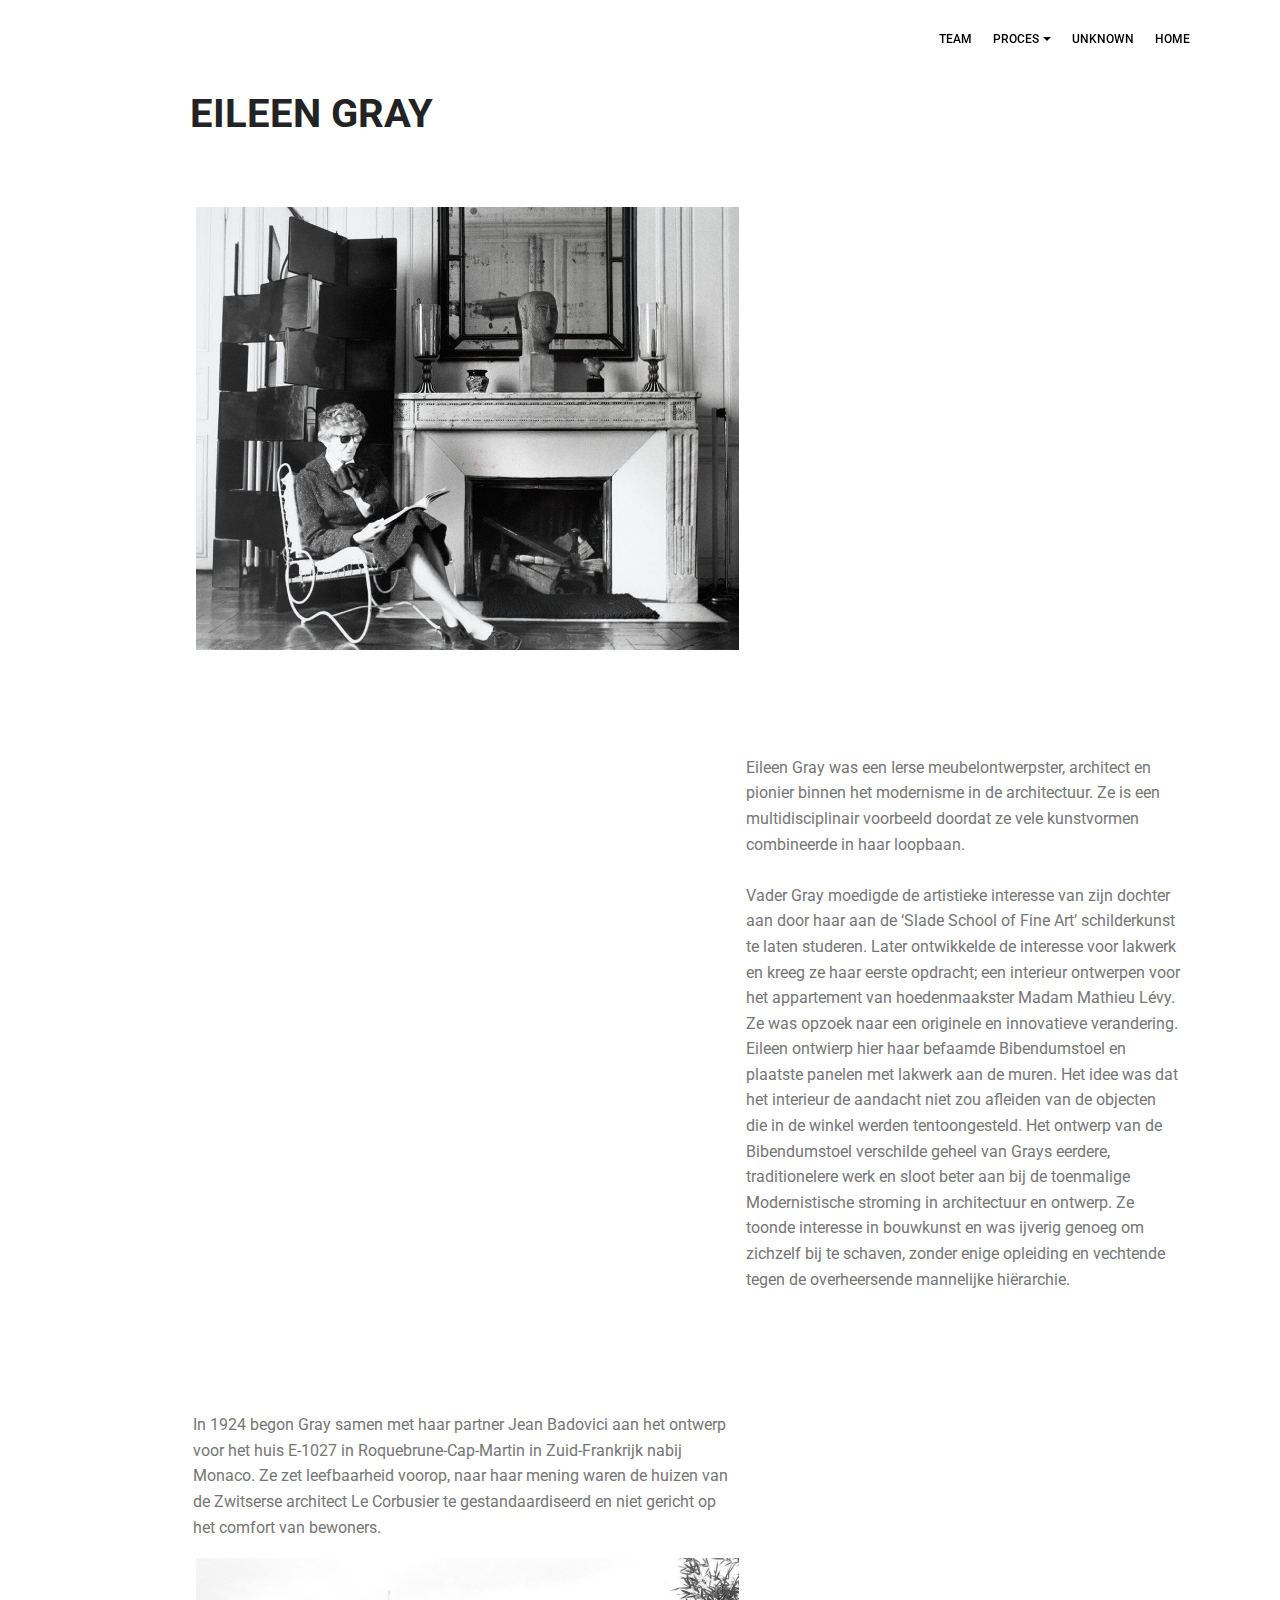
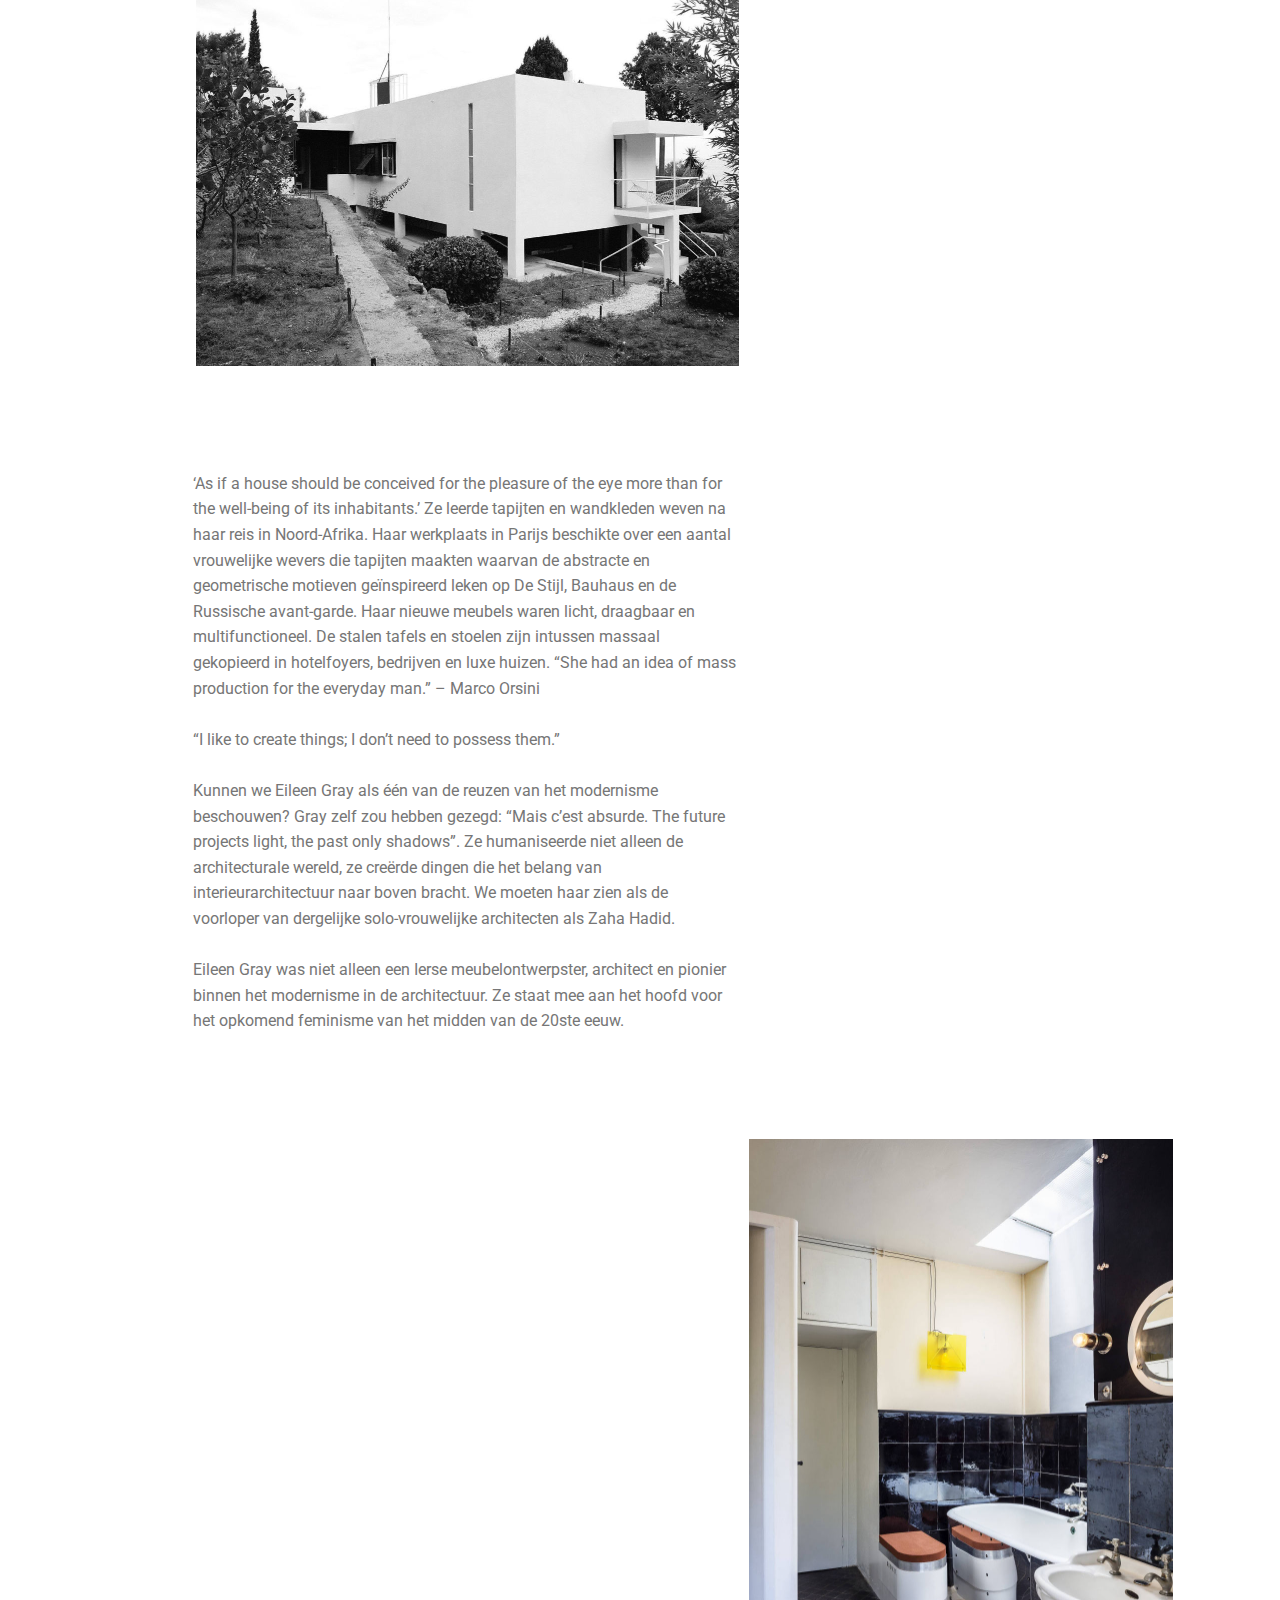
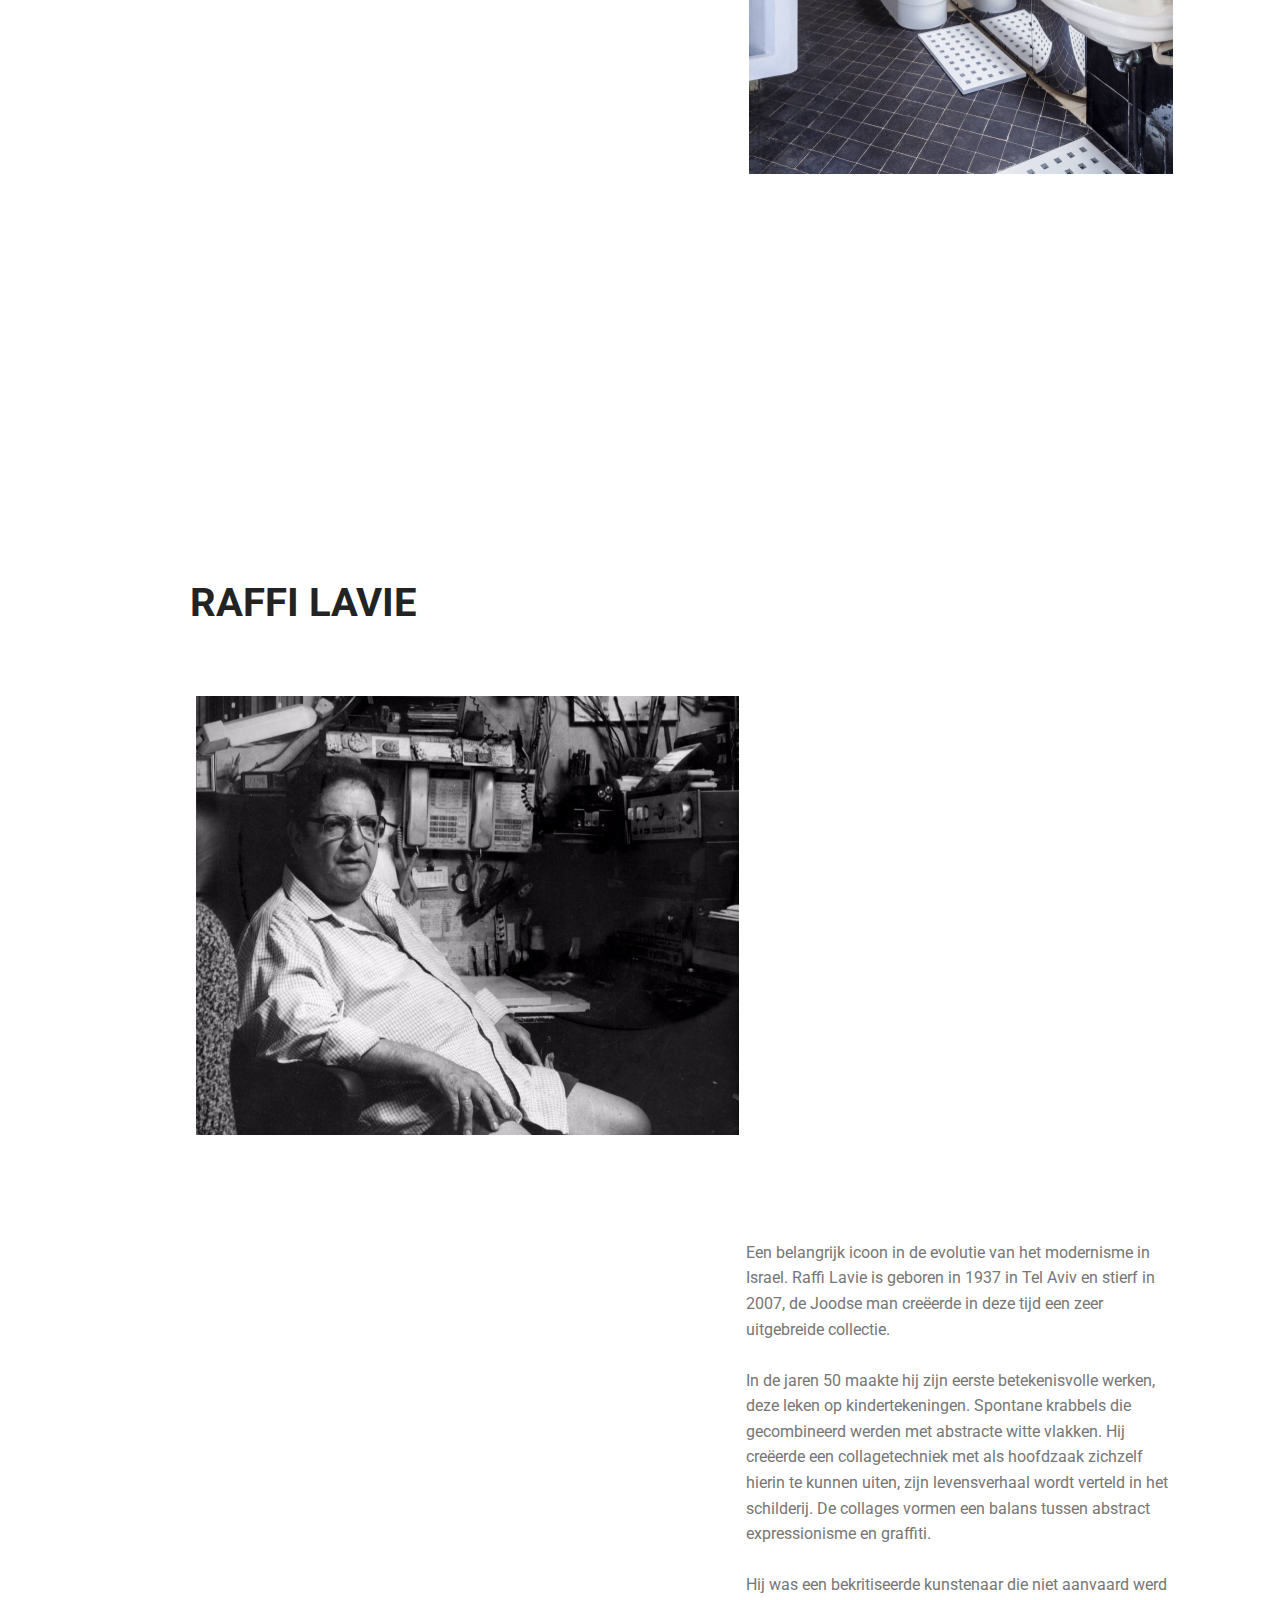
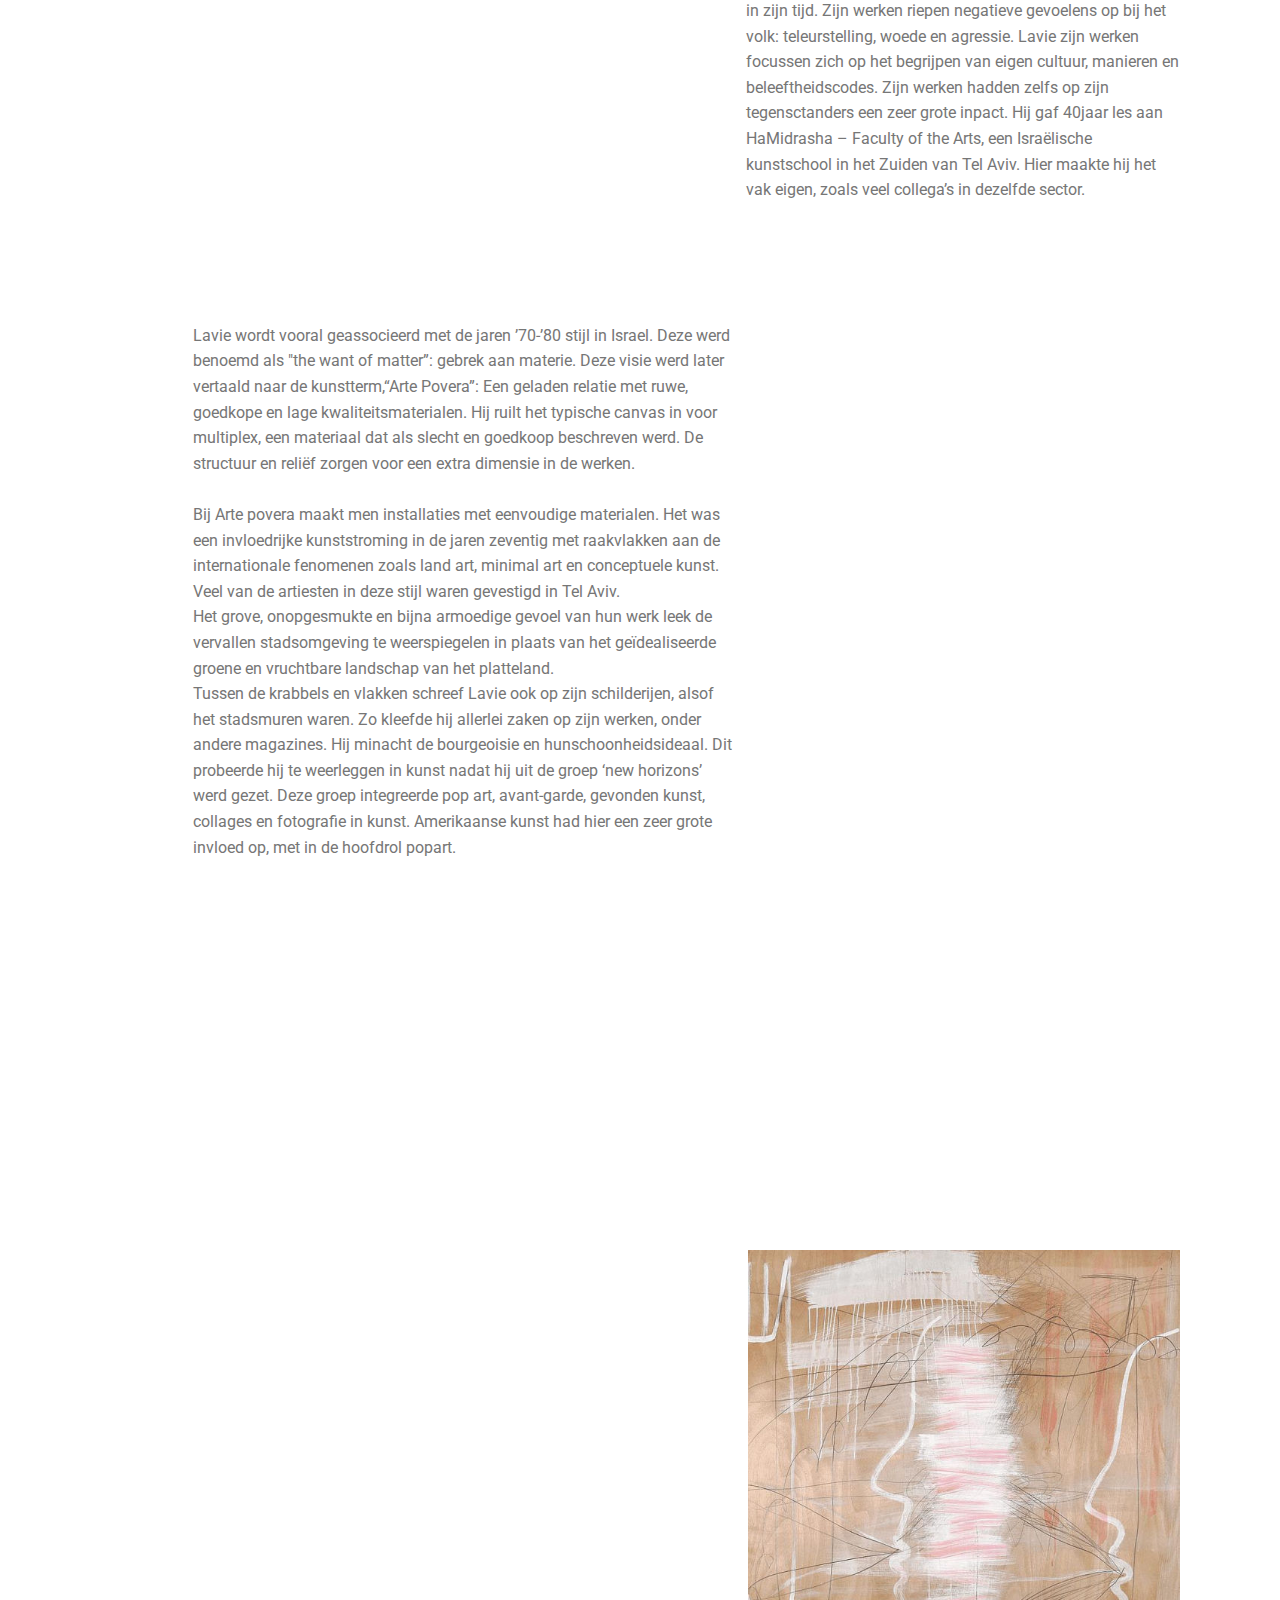
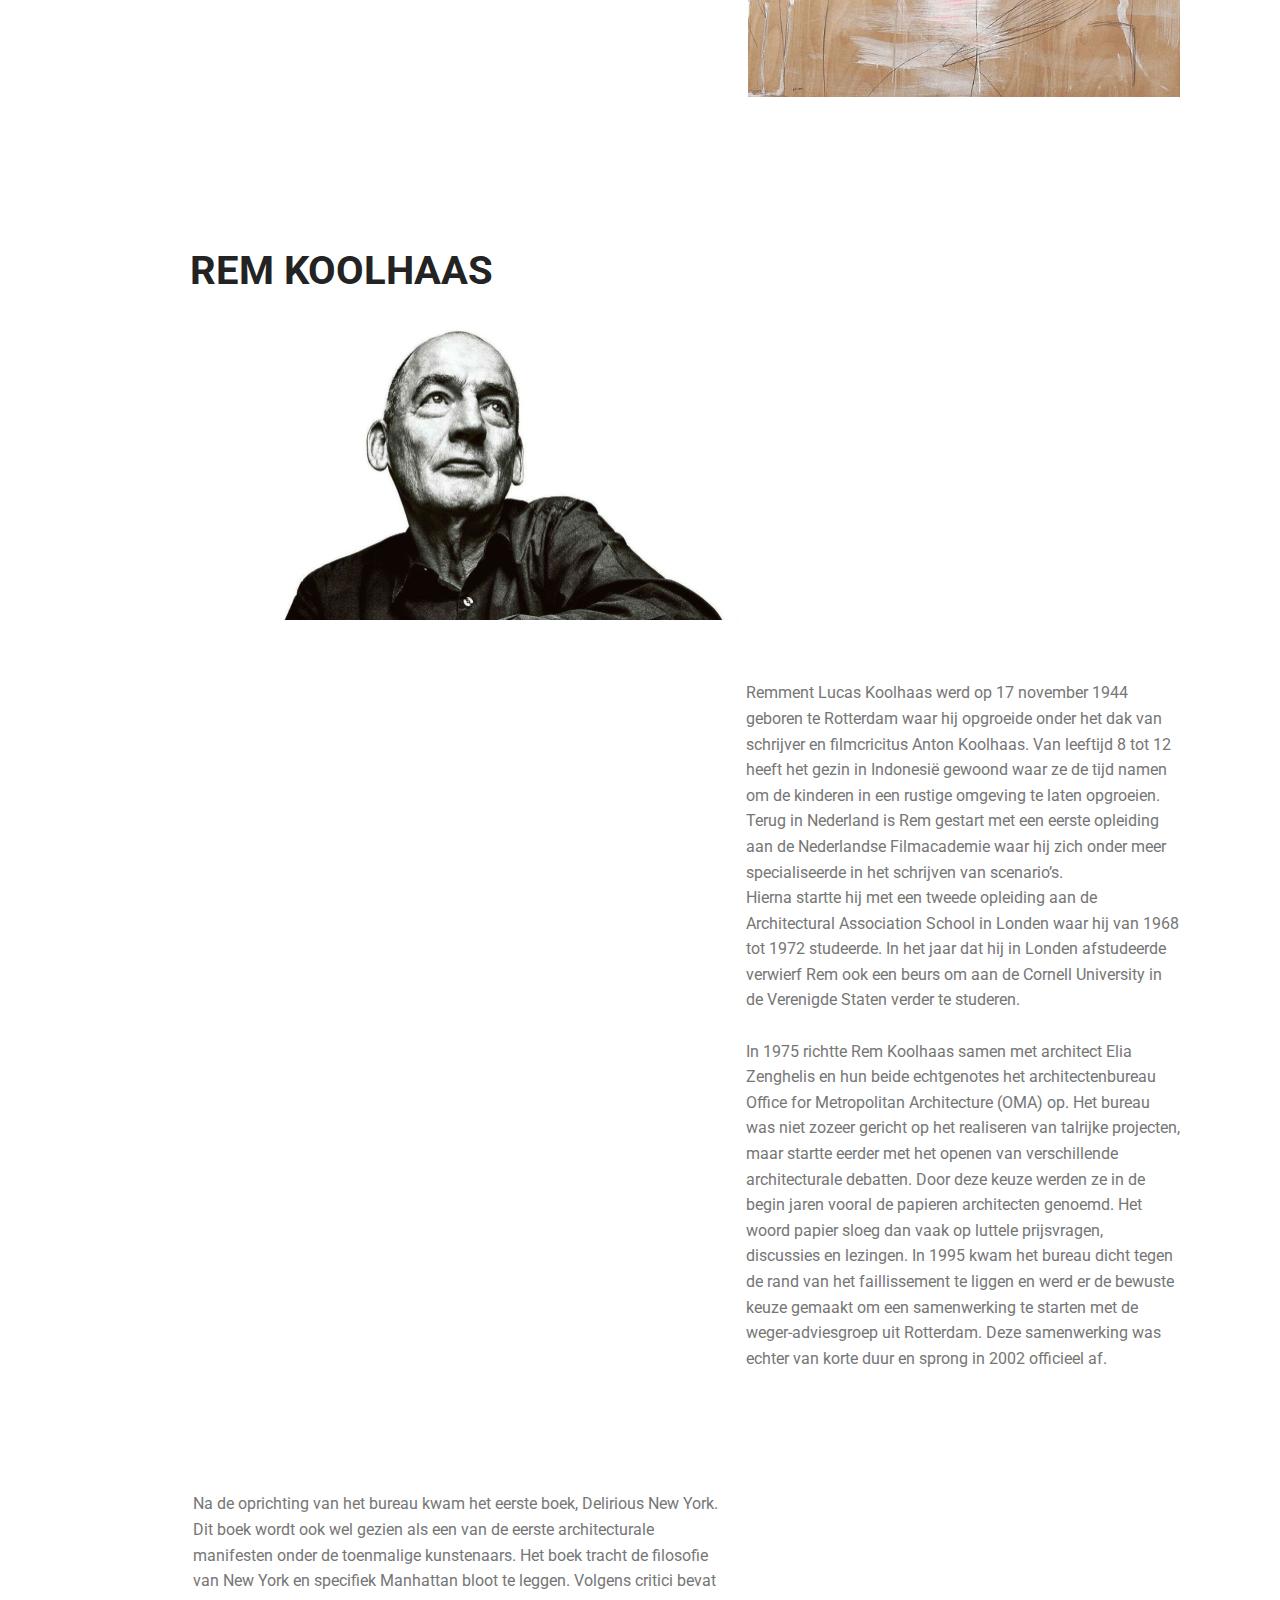
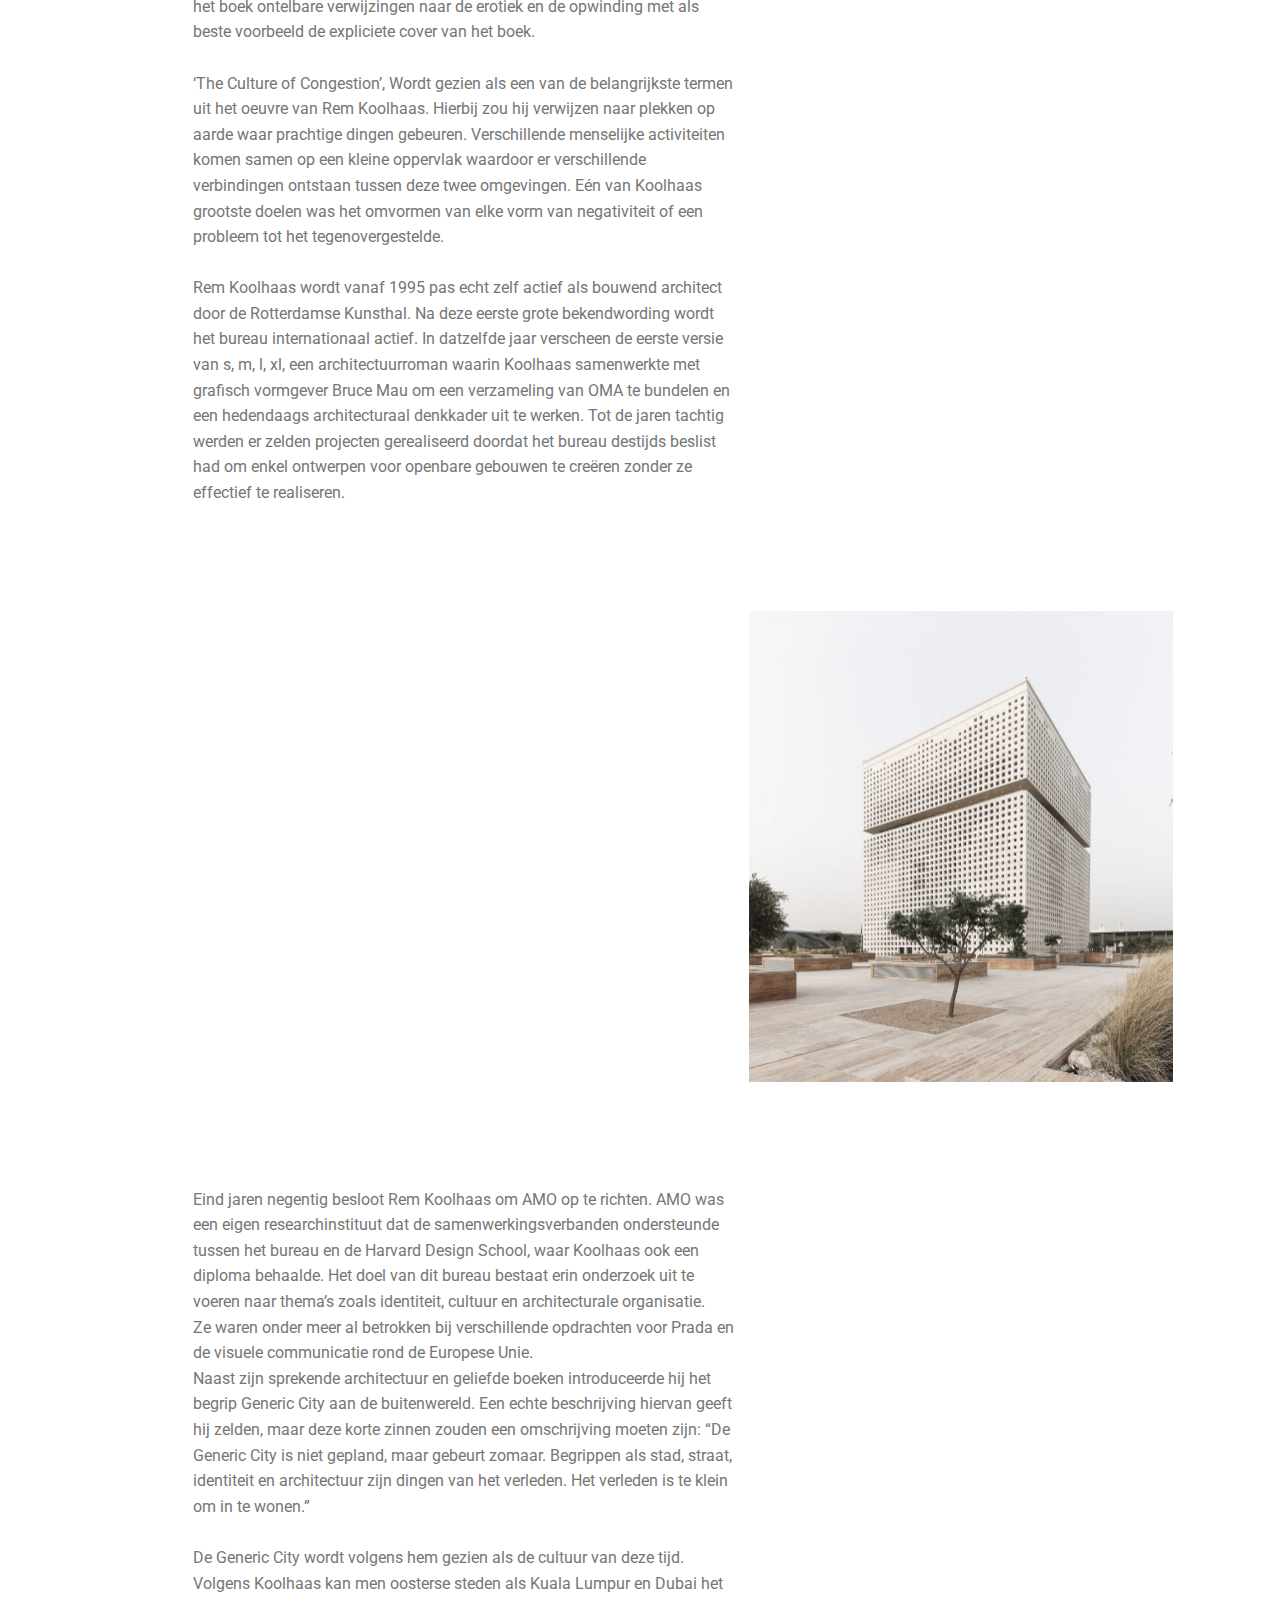
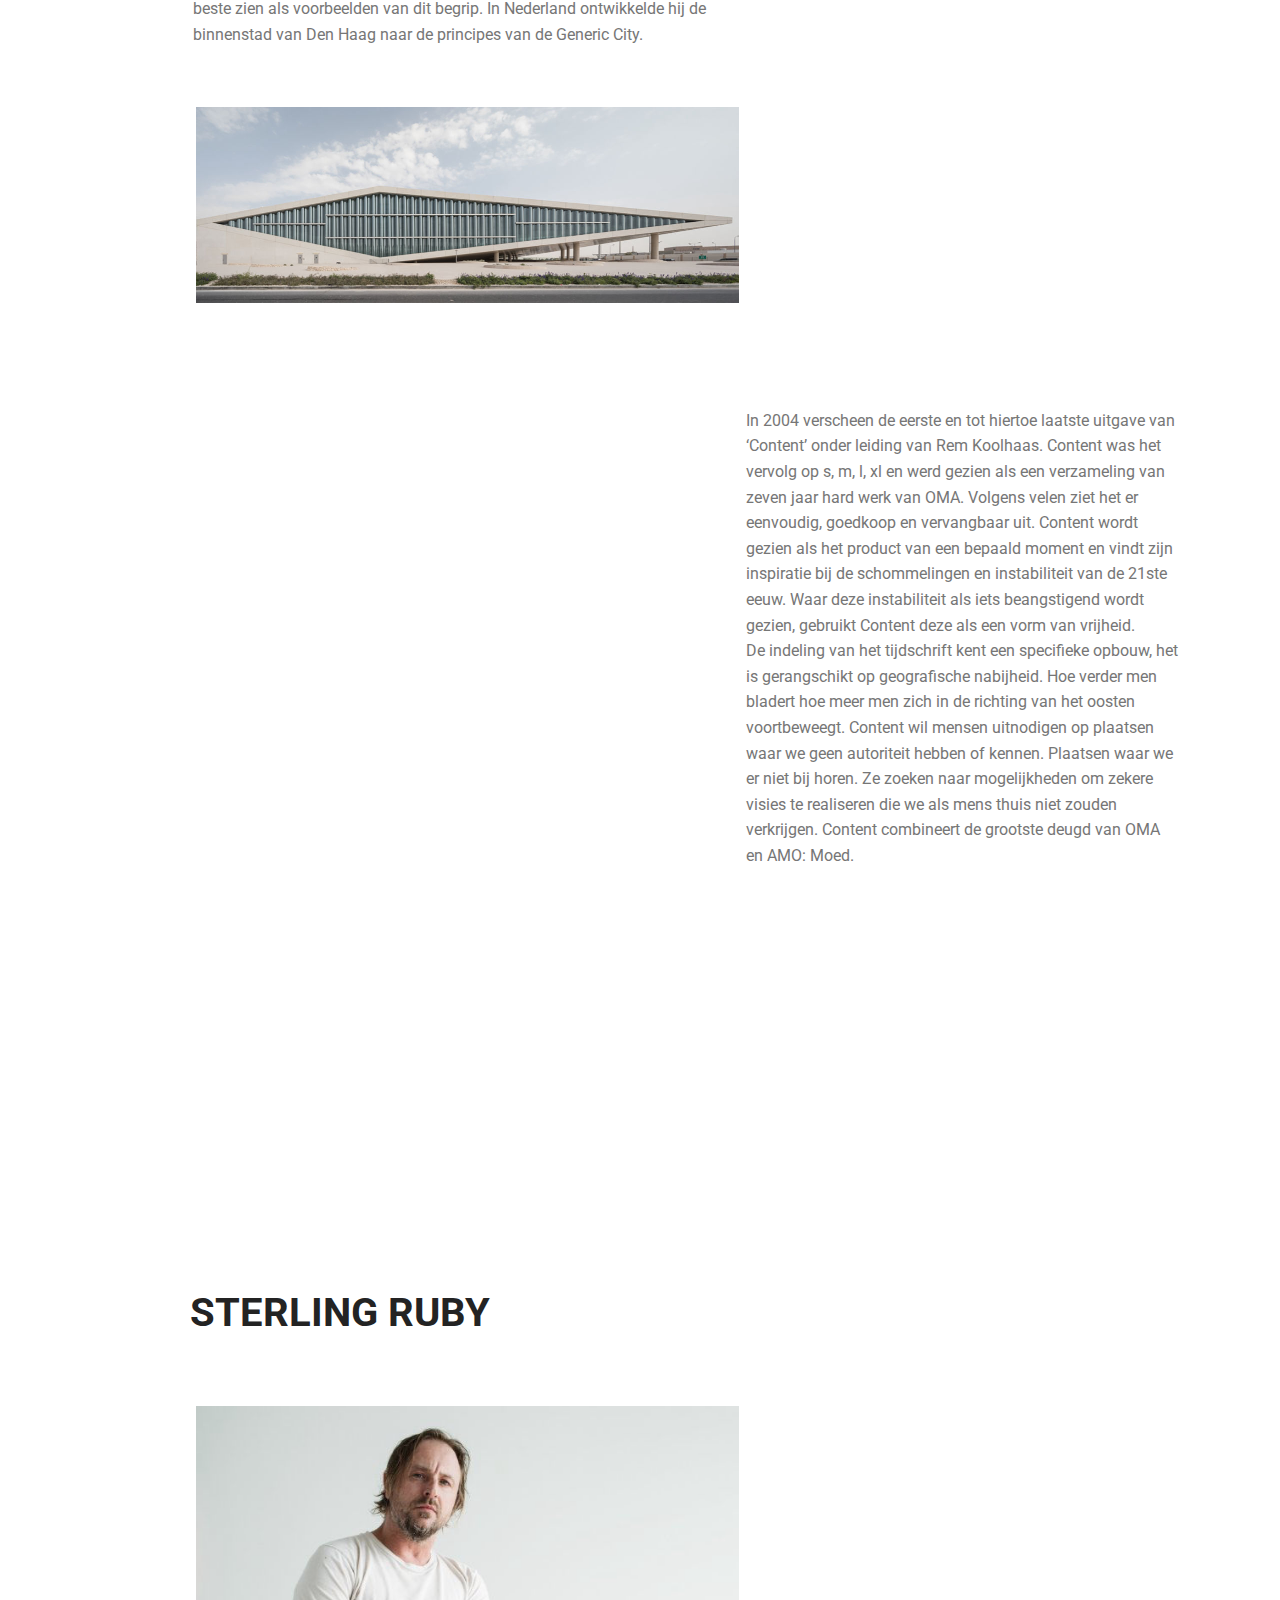
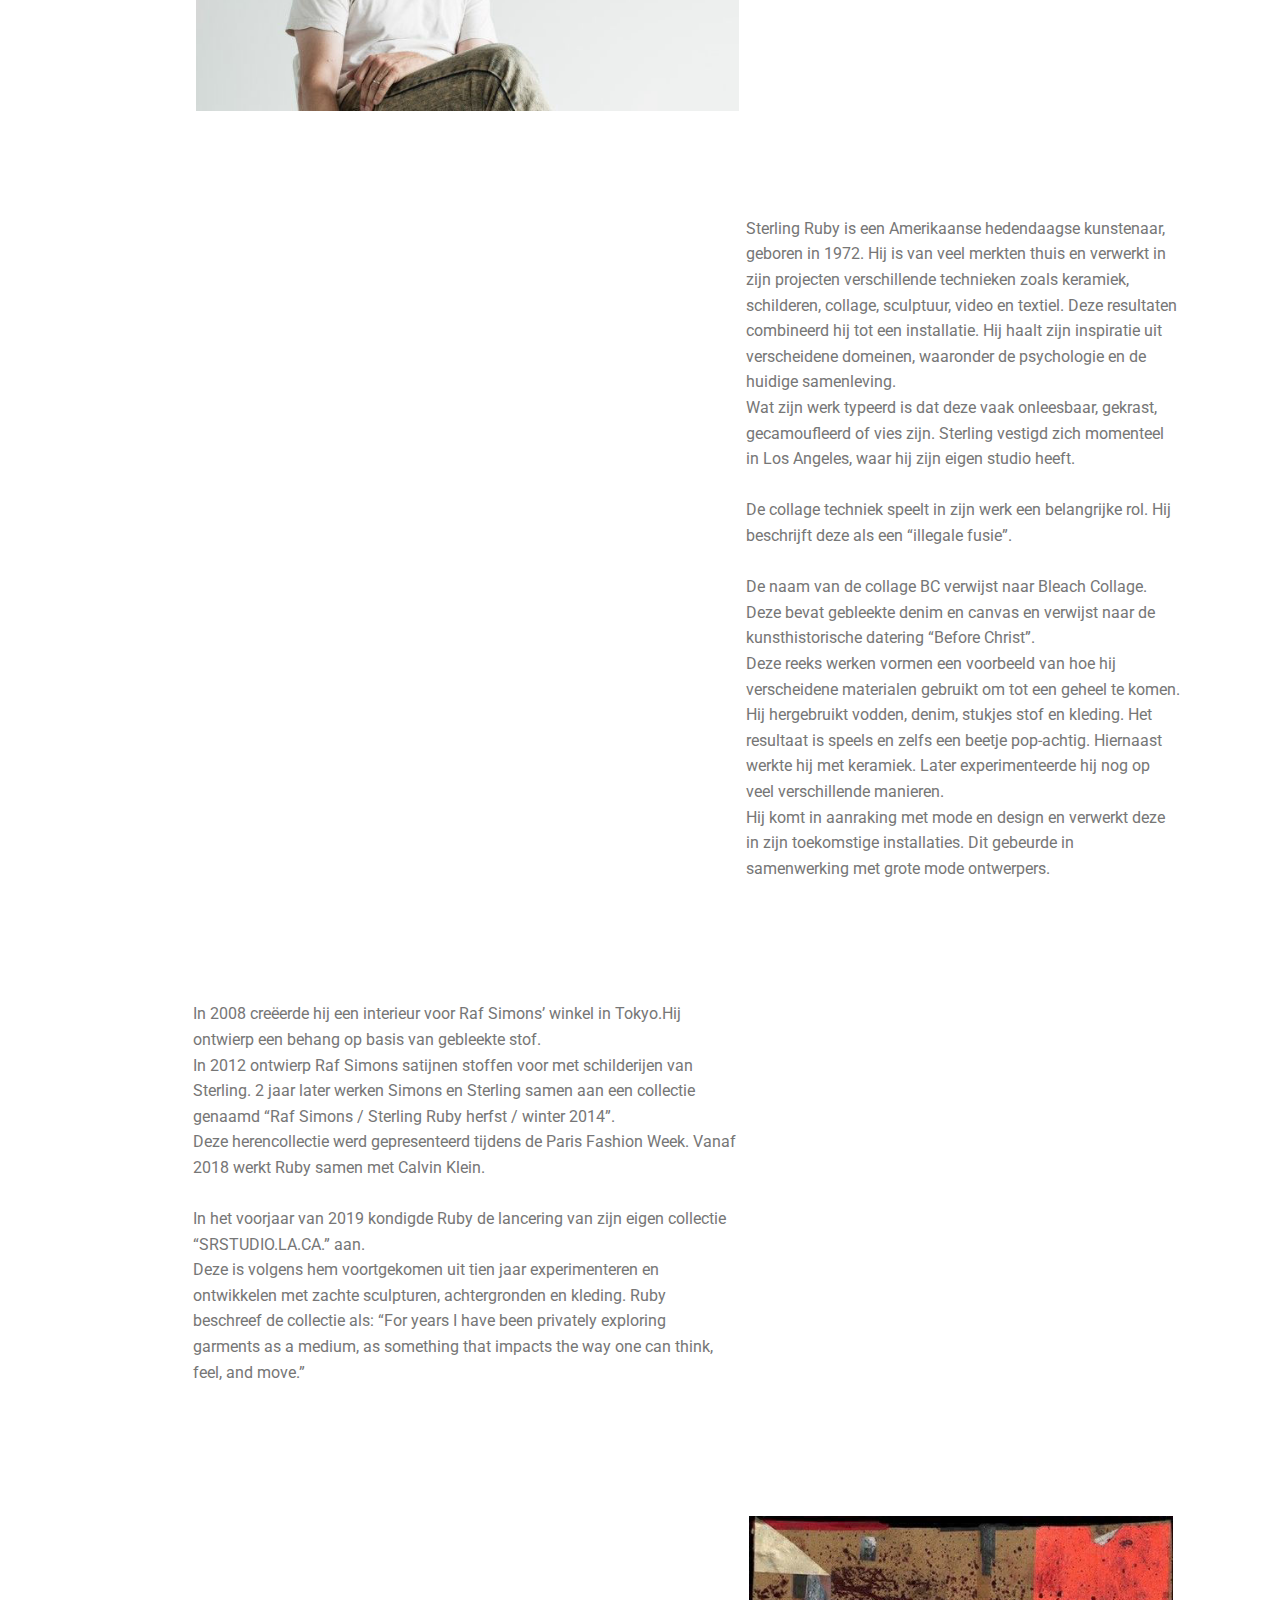
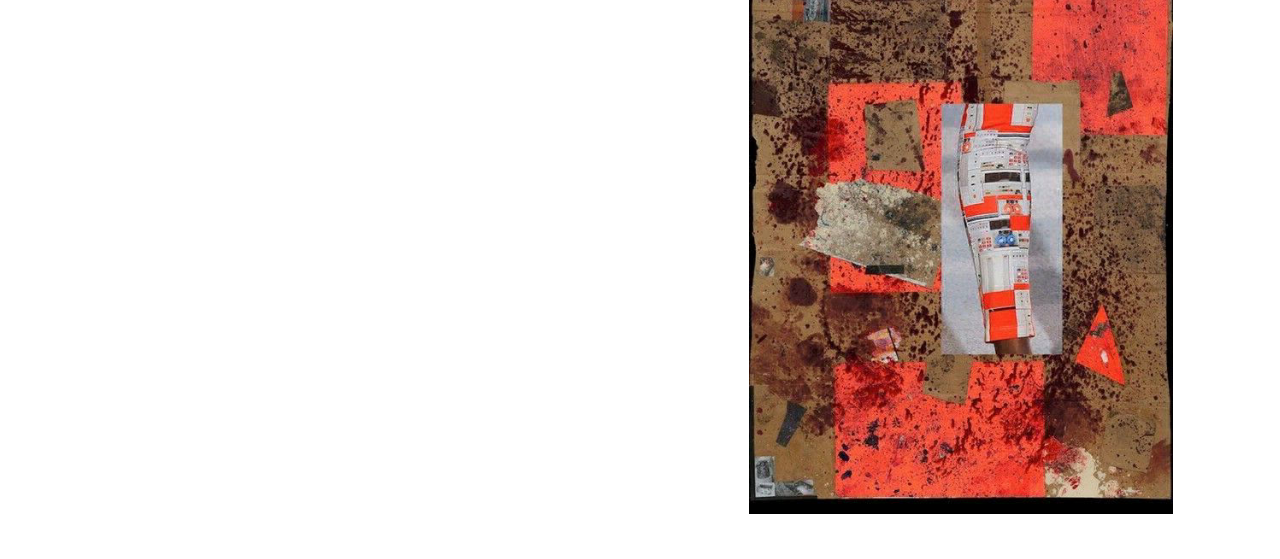
<file: page6.html>
<!DOCTYPE html>
<html  >
<head>
  <!-- Site made with Mobirise Website Builder v4.11.6, https://mobirise.com -->
  <meta charset="UTF-8">
  <meta http-equiv="X-UA-Compatible" content="IE=edge">
  <meta name="generator" content="Mobirise v4.11.6, mobirise.com">
  <meta name="viewport" content="width=device-width, initial-scale=1, minimum-scale=1">
  <link rel="shortcut icon" href="assets/images/logo4.png" type="image/x-icon">
  <meta name="description" content="Web Site Builder Description">
  
  <title>Katern B</title>
  <link rel="stylesheet" href="assets/web/assets/mobirise-icons/mobirise-icons.css">
  <link rel="stylesheet" href="assets/bootstrap/css/bootstrap.min.css">
  <link rel="stylesheet" href="assets/bootstrap/css/bootstrap-grid.min.css">
  <link rel="stylesheet" href="assets/bootstrap/css/bootstrap-reboot.min.css">
  <link rel="stylesheet" href="assets/tether/tether.min.css">
  <link rel="stylesheet" href="assets/dropdown/css/style.css">
  <link rel="stylesheet" href="assets/theme/css/style.css">
  <link rel="preload" as="style" href="assets/mobirise/css/mbr-additional.css"><link rel="stylesheet" href="assets/mobirise/css/mbr-additional.css" type="text/css">
  
  
  
</head>
<body>
  <section class="menu cid-rKthNUwbyI" once="menu" id="menu2-3o">

    

    <nav class="navbar navbar-expand beta-menu navbar-dropdown align-items-center navbar-fixed-top navbar-toggleable-sm bg-color transparent">
        <button class="navbar-toggler navbar-toggler-right" type="button" data-toggle="collapse" data-target="#navbarSupportedContent" aria-controls="navbarSupportedContent" aria-expanded="false" aria-label="Toggle navigation">
            <div class="hamburger">
                <span></span>
                <span></span>
                <span></span>
                <span></span>
            </div>
        </button>
        <div class="menu-logo">
            <div class="navbar-brand">
                
                
            </div>
        </div>
        <div class="collapse navbar-collapse" id="navbarSupportedContent">
            <ul class="navbar-nav nav-dropdown nav-right navbar-nav-top-padding" data-app-modern-menu="true"><li class="nav-item">
                    <a class="nav-link link text-black display-5" href="page2.html">
                        TEAM</a>
                </li><li class="nav-item dropdown open">
                    <a class="nav-link link text-black dropdown-toggle display-5" href="https://mobirise.co" data-toggle="dropdown-submenu" aria-expanded="true">
                        PROCES</a><div class="dropdown-menu"><a class="text-black dropdown-item display-5" href="page5.html">A</a><a class="text-black dropdown-item display-5" href="page6.html" aria-expanded="false">B</a><a class="text-black dropdown-item display-5" href="page7.html" aria-expanded="false">C</a></div>
                </li><li class="nav-item"><a class="nav-link link text-black display-5" href="page4.html">UNKNOWN</a></li><li class="nav-item"><a class="nav-link link text-black display-5" href="page1.html" aria-expanded="false">
                        HOME</a></li></ul>
            
        </div>
    </nav>
</section>

<section class="engine"><a href="https://mobirise.info/e">how to make a website</a></section><section class="header1 cid-rKs837TIjm" id="header16-29">

    

    

    <div class="container">
        <div class="row justify-content-md-center">
            <div class="col-md-10 align-center">
                <h1 class="mbr-section-title mbr-bold pb-3 mbr-fonts-style display-5">&nbsp;EILEEN GRAY</h1>
                
                
                
            </div>
        </div>
    </div>

</section>

<section class="cid-rKs8JDkPgK" id="image4-2a">
    <!-- Block parameters controls (Blue "Gear" panel) -->
    
    <!-- End block parameters -->
    <div class="container images-container">
            <div class="media-container-row" style="width: 80%;">
                <div class="img-item item1" style="width: 177%;">
                    <img src="assets/images/eileen-gray-portrait-1030x840.jpg" alt="" title="">
                    
                </div>
                <div class="img-item">
                    <img src="assets/images/screen-shot-2019-12-04-at-21.22.50-626x318.png" alt="" title="">
                    
                </div>
            </div>
    </div>
</section>

<section class="mbr-section content7 cid-rKs9f8jWLC" id="content7-2c">
          
    

    <div class="container">
        <div class="media-container-row">
            <div class="col-12 col-md-12">
                <div class="media-container-row">
                    <div class="media-content">
                        <div class="mbr-section-text">
                            <p class="mbr-text align-right mb-0 mbr-fonts-style display-5">Eileen Gray was een Ierse meubelontwerpster, architect en pionier binnen het modernisme in de architectuur. Ze is een multidisciplinair voorbeeld doordat ze vele kunstvormen combineerde in haar loopbaan.
<br><br>Vader Gray moedigde de artistieke interesse van zijn dochter aan door haar aan de ‘Slade School of Fine Art’ schilderkunst te laten studeren. Later ontwikkelde de interesse voor lakwerk en kreeg ze haar eerste opdracht; een interieur ontwerpen voor het appartement van hoedenmaakster Madam Mathieu Lévy. Ze was opzoek naar een originele en innovatieve verandering. Eileen ontwierp hier haar befaamde Bibendumstoel en plaatste panelen met lakwerk aan de muren. Het idee was dat het interieur de aandacht niet zou afleiden van de objecten die in de winkel werden tentoongesteld. Het ontwerp van de Bibendumstoel verschilde geheel van Grays eerdere, traditionelere werk en sloot beter aan bij de toenmalige Modernistische stroming in architectuur en ontwerp.
Ze toonde interesse in bouwkunst en was ijverig genoeg om zichzelf bij te schaven, zonder enige opleiding en vechtende tegen de overheersende mannelijke hiërarchie.</p>
                        </div>
                    </div>
                    <div class="mbr-figure" style="width: 140%;">
                     <img src="assets/images/screen-shot-2019-12-04-at-21.22.50-629x320.png" alt="Mobirise" title="">  
                    </div>
                </div>
            </div>
        </div>
    </div>
</section>

<section class="mbr-section content7 cid-rKs9gmpav0" id="content7-2d">
          
    

    <div class="container">
        <div class="media-container-row">
            <div class="col-12 col-md-10">
                <div class="media-container-row">
                    <div class="media-content">
                        <div class="mbr-section-text">
                            <p class="mbr-text align-right mb-0 mbr-fonts-style display-5">In 1924 begon Gray samen met haar partner Jean Badovici aan het ontwerp voor het huis E-1027 in Roquebrune-Cap-Martin in Zuid-Frankrijk nabij Monaco. Ze zet leefbaarheid voorop, naar haar mening waren de huizen van de Zwitserse architect Le Corbusier te gestandaardiseerd en niet gericht op het comfort van bewoners.<br></p>
                        </div>
                    </div>
                    <div class="mbr-figure" style="width: 60%;">
                     <img src="assets/images/screen-shot-2019-12-04-at-21.22.50-574x292.png" alt="Mobirise" title="">  
                    </div>
                </div>
            </div>
        </div>
    </div>
</section>

<section class="cid-rKs9VRmZlM" id="image4-2f">
    <!-- Block parameters controls (Blue "Gear" panel) -->
    
    <!-- End block parameters -->
    <div class="container images-container">
            <div class="media-container-row" style="width: 80%;">
                <div class="img-item item1" style="width: 177%;">
                    <img src="assets/images/0c6a885a8a47fc153b6670c4b40b93fa-1086x815.jpg" alt="" title="">
                    
                </div>
                <div class="img-item">
                    <img src="assets/images/screen-shot-2019-12-04-at-21.22.50-626x318.png" alt="" title="">
                    
                </div>
            </div>
    </div>
</section>

<section class="mbr-section content7 cid-rKsa8PzMP0" id="content7-2g">
          
    

    <div class="container">
        <div class="media-container-row">
            <div class="col-12 col-md-10">
                <div class="media-container-row">
                    <div class="media-content">
                        <div class="mbr-section-text">
                            <p class="mbr-text align-right mb-0 mbr-fonts-style display-5">‘As if a house should be conceived for the pleasure of the eye more than for the well-being of its inhabitants.’
Ze leerde tapijten en wandkleden weven na haar reis in Noord-Afrika. Haar werkplaats in Parijs beschikte over een aantal vrouwelijke wevers die tapijten maakten waarvan de abstracte en geometrische motieven geïnspireerd leken op De Stijl, Bauhaus en de Russische avant-garde. Haar nieuwe meubels waren licht, draagbaar en multifunctioneel. De stalen tafels en stoelen zijn intussen massaal gekopieerd in hotelfoyers, bedrijven en luxe huizen.
“She had an idea of mass production for the everyday man.” – Marco Orsini
<br><br>“I like to create things; I don’t need to possess them.”<br><br>
Kunnen we Eileen Gray als één van de reuzen van het modernisme beschouwen? Gray zelf zou hebben gezegd: “Mais c’est absurde. The future projects light, the past only shadows”. Ze humaniseerde niet alleen de architecturale wereld, ze creërde dingen die het belang van interieurarchitectuur naar boven bracht. We moeten haar zien als de voorloper van dergelijke solo-vrouwelijke architecten als Zaha Hadid.<br><br>Eileen Gray was niet alleen een Ierse meubelontwerpster, architect en pionier binnen het modernisme in de architectuur. Ze staat mee aan het hoofd voor het opkomend feminisme van het midden van de 20ste eeuw.<br></p>
                        </div>
                    </div>
                    <div class="mbr-figure" style="width: 60%;">
                     <img src="assets/images/screen-shot-2019-12-04-at-21.22.50-574x292.png" alt="Mobirise" title="">  
                    </div>
                </div>
            </div>
        </div>
    </div>
</section>

<section class="cid-rKsap0mmq6" id="image4-2h">
    <!-- Block parameters controls (Blue "Gear" panel) -->
    
    <!-- End block parameters -->
    <div class="container images-container">
            <div class="media-container-row" style="width: 96%;">
                <div class="img-item item1" style="width: 147%;">
                    <img src="assets/images/screen-shot-2019-12-04-at-21.22.50-629x320.png" alt="" title="">
                    
                </div>
                <div class="img-item">
                    <img src="assets/images/e-1027-848x1272.jpg" alt="" title="">
                    
                </div>
            </div>
    </div>
</section>

<section class="header1 cid-rKsbYxedb2" id="header16-2i">

    

    

    <div class="container">
        <div class="row justify-content-md-center">
            <div class="col-md-10 align-center">
                
                
                
                
            </div>
        </div>
    </div>

</section>

<section class="header1 cid-rKsc1zFeVK" id="header16-2j">

    

    

    <div class="container">
        <div class="row justify-content-md-center">
            <div class="col-md-10 align-center">
                <h1 class="mbr-section-title mbr-bold pb-3 mbr-fonts-style display-5">&nbsp;RAFFI LAVIE</h1>
                
                
                
            </div>
        </div>
    </div>

</section>

<section class="cid-rKsc3geGut" id="image4-2l">
    <!-- Block parameters controls (Blue "Gear" panel) -->
    
    <!-- End block parameters -->
    <div class="container images-container">
            <div class="media-container-row" style="width: 80%;">
                <div class="img-item item1" style="width: 177%;">
                    <img src="assets/images/rafi-2003-1086x1577.jpeg" alt="" title="">
                    
                </div>
                <div class="img-item">
                    <img src="assets/images/screen-shot-2019-12-04-at-21.22.50-626x318.png" alt="" title="">
                    
                </div>
            </div>
    </div>
</section>

<section class="mbr-section content7 cid-rKsc4fP42P" id="content7-2m">
          
    

    <div class="container">
        <div class="media-container-row">
            <div class="col-12 col-md-12">
                <div class="media-container-row">
                    <div class="media-content">
                        <div class="mbr-section-text">
                            <p class="mbr-text align-right mb-0 mbr-fonts-style display-5">Een belangrijk icoon in de evolutie van het modernisme in Israel. Raffi Lavie is geboren in 1937 in Tel Aviv en stierf in 2007, de Joodse man creëerde in deze tijd een zeer uitgebreide collectie.<br><br>In de jaren 50 maakte hij zijn eerste betekenisvolle werken, deze leken op kindertekeningen. Spontane krabbels die gecombineerd werden met abstracte witte vlakken. Hij creëerde een collagetechniek met als hoofdzaak zichzelf hierin te kunnen uiten, zijn levensverhaal wordt verteld in het schilderij. De collages vormen een balans tussen abstract expressionisme en graffiti.<br><br>Hij was een bekritiseerde kunstenaar die niet aanvaard werd in zijn tijd. Zijn werken riepen negatieve gevoelens op bij het volk:
teleurstelling, woede en agressie.
Lavie zijn werken focussen zich op het begrijpen van eigen cultuur, manieren en beleeftheidscodes. Zijn werken hadden zelfs op zijn tegensctanders een zeer grote inpact.
Hij gaf 40jaar les aan HaMidrasha – Faculty of the Arts, een Israëlische kunstschool in het Zuiden van Tel Aviv. Hier maakte hij het vak eigen, zoals veel collega’s in dezelfde sector.<br></p>
                        </div>
                    </div>
                    <div class="mbr-figure" style="width: 140%;">
                     <img src="assets/images/screen-shot-2019-12-04-at-21.22.50-629x320.png" alt="Mobirise" title="">  
                    </div>
                </div>
            </div>
        </div>
    </div>
</section>

<section class="mbr-section content7 cid-rKsdO9FCR8" id="content7-2n">
          
    

    <div class="container">
        <div class="media-container-row">
            <div class="col-12 col-md-10">
                <div class="media-container-row">
                    <div class="media-content">
                        <div class="mbr-section-text">
                            <p class="mbr-text align-right mb-0 mbr-fonts-style display-5">Lavie wordt vooral geassocieerd met de jaren ’70-’80 stijl in Israel. Deze werd benoemd als "the want of matter”: gebrek aan materie. Deze visie werd later vertaald naar de kunstterm,“Arte Povera”: Een geladen relatie met ruwe, goedkope en lage kwaliteitsmaterialen.
Hij ruilt het typische canvas in voor multiplex, een materiaal dat als slecht en goedkoop beschreven werd.
De structuur en reliëf zorgen voor een extra dimensie in de werken.<br><br>Bij Arte povera maakt men installaties met eenvoudige materialen. Het was een invloedrijke kunststroming in de jaren zeventig met raakvlakken aan de internationale fenomenen zoals land art, minimal art en conceptuele kunst. Veel van de artiesten in deze stijl waren gevestigd in Tel Aviv.
<br>Het grove, onopgesmukte en bijna armoedige gevoel van hun werk leek de vervallen stadsomgeving te weerspiegelen in plaats van het geïdealiseerde groene en vruchtbare landschap van het platteland.
<br>Tussen de krabbels en vlakken schreef Lavie ook op zijn schilderijen, alsof het stadsmuren waren. Zo kleefde hij
allerlei zaken op zijn werken, onder andere magazines.
Hij minacht de bourgeoisie en hunschoonheidsideaal. Dit probeerde hij te weerleggen in kunst nadat hij uit de groep ‘new horizons’ werd gezet. Deze groep integreerde pop art, avant-garde, gevonden kunst, collages en fotografie in kunst. Amerikaanse kunst had hier een zeer grote invloed op, met in de hoofdrol popart.<br></p>
                        </div>
                    </div>
                    <div class="mbr-figure" style="width: 60%;">
                     <img src="assets/images/screen-shot-2019-12-04-at-21.22.50-574x292.png" alt="Mobirise" title="">  
                    </div>
                </div>
            </div>
        </div>
    </div>
</section>

<section class="header1 cid-rKthxtVnFr" id="header16-3n">

    

    

    <div class="container">
        <div class="row justify-content-md-center">
            <div class="col-md-10 align-center">
                
                
                
                
            </div>
        </div>
    </div>

</section>

<section class="mbr-section content7 cid-rKsesn1fdl" id="content7-2p">
          
    

    <div class="container">
        <div class="media-container-row">
            <div class="col-12 col-md-12">
                <div class="media-container-row">
                    <div class="media-content">
                        <div class="mbr-section-text">
                            <p class="mbr-text align-right mb-0 mbr-fonts-style display-1"></p>
                        </div>
                    </div>
                    <div class="mbr-figure" style="width: 80%;">
                     <img src="assets/images/h2605-l25098064-574x593.jpg" alt="Mobirise" title="">  
                    </div>
                </div>
            </div>
        </div>
    </div>
</section>

<section class="header1 cid-rKsfLg8MJf" id="header16-2q">

    

    

    <div class="container">
        <div class="row justify-content-md-center">
            <div class="col-md-10 align-center">
                <h1 class="mbr-section-title mbr-bold pb-3 mbr-fonts-style display-5">&nbsp;REM KOOLHAAS</h1>
                
                
                
            </div>
        </div>
    </div>

</section>

<section class="cid-rKsgsW17lo" id="image4-2t">
    <!-- Block parameters controls (Blue "Gear" panel) -->
    
    <!-- End block parameters -->
    <div class="container images-container">
            <div class="media-container-row" style="width: 80%;">
                <div class="img-item item1" style="width: 177%;">
                    <img src="assets/images/koolhaas-1086x603.jpg" alt="" title="">
                    
                </div>
                <div class="img-item">
                    <img src="assets/images/screen-shot-2019-12-04-at-21.22.50-626x318.png" alt="" title="">
                    
                </div>
            </div>
    </div>
</section>

<section class="mbr-section content7 cid-rKsgDBONWm" id="content7-2u">
          
    

    <div class="container">
        <div class="media-container-row">
            <div class="col-12 col-md-12">
                <div class="media-container-row">
                    <div class="media-content">
                        <div class="mbr-section-text">
                            <p class="mbr-text align-right mb-0 mbr-fonts-style display-5">Remment Lucas Koolhaas werd op 17 november 1944 geboren te Rotterdam waar hij opgroeide onder het dak van schrijver en filmcricitus Anton Koolhaas. Van leeftijd 8 tot 12 heeft het gezin in Indonesië gewoond waar ze de tijd namen om de kinderen in een rustige omgeving te laten opgroeien. Terug in Nederland is Rem gestart met een eerste opleiding aan de Nederlandse Filmacademie waar hij zich onder meer specialiseerde in het schrijven van scenario’s.
<br>Hierna startte hij met een tweede opleiding aan de Architectural Association School in Londen waar hij van 1968 tot 1972 studeerde. In het jaar dat hij in Londen afstudeerde verwierf Rem ook een beurs om aan de Cornell University in de Verenigde Staten verder te studeren.
<br><br>In 1975 richtte Rem Koolhaas samen met architect Elia Zenghelis en hun beide echtgenotes het architectenbureau Office for Metropolitan Architecture (OMA) op. Het bureau was niet zozeer gericht op het realiseren van talrijke projecten, maar startte eerder met het openen van verschillende architecturale debatten. Door deze keuze werden ze in de begin jaren vooral de papieren architecten genoemd. Het woord papier sloeg dan vaak op luttele prijsvragen, discussies en lezingen.
In 1995 kwam het bureau dicht tegen de rand van het faillissement te liggen en werd er de bewuste keuze gemaakt om een samenwerking te starten met de weger-adviesgroep uit Rotterdam. Deze samenwerking was echter van korte duur en sprong in 2002 officieel af.</p>
                        </div>
                    </div>
                    <div class="mbr-figure" style="width: 140%;">
                     <img src="assets/images/screen-shot-2019-12-04-at-21.22.50-629x320.png" alt="Mobirise" title="">  
                    </div>
                </div>
            </div>
        </div>
    </div>
</section>

<section class="mbr-section content7 cid-rKsgEuCYIN" id="content7-2v">
          
    

    <div class="container">
        <div class="media-container-row">
            <div class="col-12 col-md-10">
                <div class="media-container-row">
                    <div class="media-content">
                        <div class="mbr-section-text">
                            <p class="mbr-text align-right mb-0 mbr-fonts-style display-5">Na de oprichting van het bureau kwam het eerste boek, Delirious New York. Dit boek wordt ook wel gezien als een van de eerste architecturale manifesten onder de toenmalige kunstenaars. Het boek tracht de filosofie van New York en specifiek Manhattan bloot te leggen. Volgens critici bevat het boek ontelbare verwijzingen naar de erotiek en de opwinding met als beste voorbeeld de expliciete cover van het boek.<br><br>
‘The Culture of Congestion’, Wordt gezien als een van de belangrijkste termen uit het oeuvre van Rem Koolhaas. Hierbij zou hij verwijzen naar plekken op aarde waar prachtige dingen gebeuren. Verschillende menselijke activiteiten komen samen op een kleine oppervlak waardoor er verschillende verbindingen ontstaan tussen deze twee omgevingen. Eén van Koolhaas grootste doelen was het omvormen van elke vorm van negativiteit of een probleem tot het tegenovergestelde.
<br><br>Rem Koolhaas wordt vanaf 1995 pas echt zelf actief als bouwend architect door de Rotterdamse Kunsthal. Na deze eerste grote bekendwording wordt het bureau internationaal actief. In datzelfde jaar verscheen de eerste versie van s, m, l, xl,
een architectuurroman waarin Koolhaas samenwerkte met grafisch vormgever Bruce Mau om een verzameling van OMA te bundelen en een hedendaags architecturaal denkkader uit te werken.
Tot de jaren tachtig werden er zelden projecten gerealiseerd doordat het bureau destijds beslist had om enkel ontwerpen voor openbare gebouwen te creëren zonder ze effectief te realiseren.<br></p>
                        </div>
                    </div>
                    <div class="mbr-figure" style="width: 60%;">
                     <img src="assets/images/screen-shot-2019-12-04-at-21.22.50-574x292.png" alt="Mobirise" title="">  
                    </div>
                </div>
            </div>
        </div>
    </div>
</section>

<section class="cid-rKshmcsu1r" id="image4-2w">
    <!-- Block parameters controls (Blue "Gear" panel) -->
    
    <!-- End block parameters -->
    <div class="container images-container">
            <div class="media-container-row" style="width: 96%;">
                <div class="img-item item1" style="width: 147%;">
                    <img src="assets/images/screen-shot-2019-12-04-at-21.22.50-629x320.png" alt="" title="">
                    
                </div>
                <div class="img-item">
                    <img src="assets/images/qatar-foundation-headquarters-oma-architecture-offices-credit-jazzy-news-dezeen-2364-col-15-848x943.jpg" alt="" title="">
                    
                </div>
            </div>
    </div>
</section>

<section class="mbr-section content7 cid-rKshAOM6Qc" id="content7-2x">
          
    

    <div class="container">
        <div class="media-container-row">
            <div class="col-12 col-md-10">
                <div class="media-container-row">
                    <div class="media-content">
                        <div class="mbr-section-text">
                            <p class="mbr-text align-right mb-0 mbr-fonts-style display-5">Eind jaren negentig besloot Rem Koolhaas om AMO op te richten. AMO was een eigen researchinstituut dat de samenwerkingsverbanden ondersteunde tussen het bureau en de Harvard Design School, waar Koolhaas ook een diploma behaalde. Het doel van dit bureau bestaat erin onderzoek uit te voeren naar thema’s zoals identiteit, cultuur en architecturale organisatie.
<br>Ze waren onder meer al betrokken bij verschillende opdrachten voor Prada en de visuele communicatie rond de Europese Unie.
<br>Naast zijn sprekende architectuur en geliefde boeken introduceerde hij het begrip Generic City aan de buitenwereld. Een echte beschrijving hiervan geeft hij zelden, maar deze korte zinnen zouden een omschrijving moeten zijn: “De Generic City is niet gepland, maar gebeurt zomaar.
Begrippen als stad, straat, identiteit en architectuur zijn dingen van het verleden. Het verleden is te klein om in te wonen.”<br><br>
De Generic City wordt volgens hem gezien als de cultuur van deze tijd. Volgens Koolhaas kan men oosterse steden als Kuala Lumpur en Dubai het beste zien als voorbeelden van dit begrip. In Nederland ontwikkelde hij de binnenstad van Den Haag naar de principes van de Generic City.<br></p>
                        </div>
                    </div>
                    <div class="mbr-figure" style="width: 60%;">
                     <img src="assets/images/screen-shot-2019-12-04-at-21.22.50-574x292.png" alt="Mobirise" title="">  
                    </div>
                </div>
            </div>
        </div>
    </div>
</section>

<section class="cid-rKshD8jOQa" id="image4-2y">
    <!-- Block parameters controls (Blue "Gear" panel) -->
    
    <!-- End block parameters -->
    <div class="container images-container">
            <div class="media-container-row" style="width: 80%;">
                <div class="img-item item1" style="width: 177%;">
                    <img src="assets/images/wellglas-oma-teaser1500-1086x391.jpg" alt="" title="">
                    
                </div>
                <div class="img-item">
                    <img src="assets/images/screen-shot-2019-12-04-at-21.22.50-626x318.png" alt="" title="">
                    
                </div>
            </div>
    </div>
</section>

<section class="mbr-section content7 cid-rKsijECdP1" id="content7-2z">
          
    

    <div class="container">
        <div class="media-container-row">
            <div class="col-12 col-md-12">
                <div class="media-container-row">
                    <div class="media-content">
                        <div class="mbr-section-text">
                            <p class="mbr-text align-right mb-0 mbr-fonts-style display-5">In 2004 verscheen de eerste en tot hiertoe laatste uitgave van ‘Content’ onder leiding van Rem Koolhaas. Content was het vervolg op s, m, l, xl en werd gezien als een verzameling van zeven jaar hard werk van OMA. Volgens velen ziet het er eenvoudig, goedkoop en vervangbaar uit. Content wordt gezien als het product van een bepaald moment en vindt zijn inspiratie bij de schommelingen en instabiliteit van de 21ste eeuw. Waar deze instabiliteit als iets beangstigend wordt gezien, gebruikt Content deze als een vorm van vrijheid.<br>
De indeling van het tijdschrift kent een specifieke opbouw, het is gerangschikt op geografische nabijheid. Hoe verder men bladert hoe meer men zich in de richting van het oosten voortbeweegt. Content wil mensen uitnodigen op plaatsen waar we geen autoriteit hebben of kennen. Plaatsen waar we er niet bij horen. Ze zoeken naar mogelijkheden om zekere visies te realiseren die we als mens thuis niet zouden verkrijgen. Content combineert de grootste deugd van OMA en AMO: Moed.</p>
                        </div>
                    </div>
                    <div class="mbr-figure" style="width: 140%;">
                     <img src="assets/images/screen-shot-2019-12-04-at-21.22.50-629x320.png" alt="Mobirise" title="">  
                    </div>
                </div>
            </div>
        </div>
    </div>
</section>

<section class="header1 cid-rKsivYfzcX" id="header16-30">

    

    

    <div class="container">
        <div class="row justify-content-md-center">
            <div class="col-md-10 align-center">
                
                
                
                
            </div>
        </div>
    </div>

</section>

<section class="header1 cid-rKsiGyAOrR" id="header16-31">

    

    

    <div class="container">
        <div class="row justify-content-md-center">
            <div class="col-md-10 align-center">
                <h1 class="mbr-section-title mbr-bold pb-3 mbr-fonts-style display-5">&nbsp;STERLING RUBY</h1>
                
                
                
            </div>
        </div>
    </div>

</section>

<section class="cid-rKsiJ49nBP" id="image4-33">
    <!-- Block parameters controls (Blue "Gear" panel) -->
    
    <!-- End block parameters -->
    <div class="container images-container">
            <div class="media-container-row" style="width: 80%;">
                <div class="img-item item1" style="width: 177%;">
                    <img src="assets/images/view-640x360.jpg" alt="" title="">
                    
                </div>
                <div class="img-item">
                    <img src="assets/images/screen-shot-2019-12-04-at-21.22.50-626x318.png" alt="" title="">
                    
                </div>
            </div>
    </div>
</section>

<section class="mbr-section content7 cid-rKsiKd9SF6" id="content7-34">
          
    

    <div class="container">
        <div class="media-container-row">
            <div class="col-12 col-md-12">
                <div class="media-container-row">
                    <div class="media-content">
                        <div class="mbr-section-text">
                            <p class="mbr-text align-right mb-0 mbr-fonts-style display-5">Sterling Ruby is een Amerikaanse hedendaagse kunstenaar, geboren in 1972. Hij is van veel merkten thuis en verwerkt in zijn projecten verschillende technieken zoals keramiek, schilderen, collage, sculptuur, video en textiel.
Deze resultaten combineerd hij tot een installatie. Hij haalt zijn inspiratie uit verscheidene domeinen, waaronder de psychologie en de huidige samenleving.
<br>Wat zijn werk typeerd is dat deze vaak onleesbaar, gekrast, gecamoufleerd of vies zijn. Sterling vestigd zich momenteel in Los Angeles, waar hij zijn eigen studio heeft.<br><br>De collage techniek speelt in zijn werk een belangrijke rol. Hij beschrijft deze als een “illegale fusie”.<br><br>De naam van de collage BC verwijst naar Bleach Collage. Deze bevat gebleekte denim en canvas en verwijst naar de kunsthistorische datering “Before Christ”.
<br>Deze reeks werken vormen een voorbeeld van hoe hij verscheidene materialen gebruikt om tot een geheel te komen. Hij hergebruikt vodden, denim, stukjes stof en kleding. Het resultaat is speels en zelfs een beetje pop-achtig. Hiernaast werkte hij met keramiek.
Later experimenteerde hij nog op veel verschillende manieren.
<br>Hij komt in aanraking met mode en design en verwerkt deze in zijn toekomstige installaties. Dit gebeurde in samenwerking met grote mode ontwerpers.<br></p>
                        </div>
                    </div>
                    <div class="mbr-figure" style="width: 140%;">
                     <img src="assets/images/screen-shot-2019-12-04-at-21.22.50-629x320.png" alt="Mobirise" title="">  
                    </div>
                </div>
            </div>
        </div>
    </div>
</section>

<section class="mbr-section content7 cid-rKsiLzyi6C" id="content7-35">
          
    

    <div class="container">
        <div class="media-container-row">
            <div class="col-12 col-md-10">
                <div class="media-container-row">
                    <div class="media-content">
                        <div class="mbr-section-text">
                            <p class="mbr-text align-right mb-0 mbr-fonts-style display-5">In 2008 creëerde hij een interieur voor
Raf Simons’ winkel in Tokyo.Hij ontwierp een behang op basis van gebleekte stof.<br>
In 2012 ontwierp Raf Simons satijnen stoffen voor met schilderijen van Sterling.
2 jaar later werken Simons en Sterling samen aan een collectie genaamd “Raf Simons / Sterling Ruby herfst / winter 2014”.
<br>Deze herencollectie werd gepresenteerd tijdens de Paris
Fashion Week. Vanaf 2018 werkt Ruby
samen met Calvin Klein.<br><br>In het voorjaar van 2019 kondigde Ruby de lancering van zijn eigen collectie “SRSTUDIO.LA.CA.” aan.
<br>Deze is volgens hem voortgekomen uit tien jaar experimenteren en ontwikkelen met zachte sculpturen, achtergronden en kleding. Ruby beschreef de collectie als: “For years I have been privately exploring garments as a medium, as something that impacts the way one can think, feel, and move.”<br><br></p>
                        </div>
                    </div>
                    <div class="mbr-figure" style="width: 60%;">
                     <img src="assets/images/screen-shot-2019-12-04-at-21.22.50-574x292.png" alt="Mobirise" title="">  
                    </div>
                </div>
            </div>
        </div>
    </div>
</section>

<section class="cid-rKsiMokYCs" id="image4-36">
    <!-- Block parameters controls (Blue "Gear" panel) -->
    
    <!-- End block parameters -->
    <div class="container images-container">
            <div class="media-container-row" style="width: 96%;">
                <div class="img-item item1" style="width: 147%;">
                    <img src="assets/images/screen-shot-2019-12-04-at-21.22.50-629x320.png" alt="" title="">
                    
                </div>
                <div class="img-item">
                    <img src="assets/images/1b55acf7f7d466c4650b1acb4f48bc23-496x700.jpg" alt="" title="">
                    
                </div>
            </div>
    </div>
</section>


  <script src="assets/web/assets/jquery/jquery.min.js"></script>
  <script src="assets/popper/popper.min.js"></script>
  <script src="assets/bootstrap/js/bootstrap.min.js"></script>
  <script src="assets/tether/tether.min.js"></script>
  <script src="assets/smoothscroll/smooth-scroll.js"></script>
  <script src="assets/dropdown/js/nav-dropdown.js"></script>
  <script src="assets/dropdown/js/navbar-dropdown.js"></script>
  <script src="assets/touchswipe/jquery.touch-swipe.min.js"></script>
  <script src="assets/theme/js/script.js"></script>
  
  
</body>
</html>
</file>
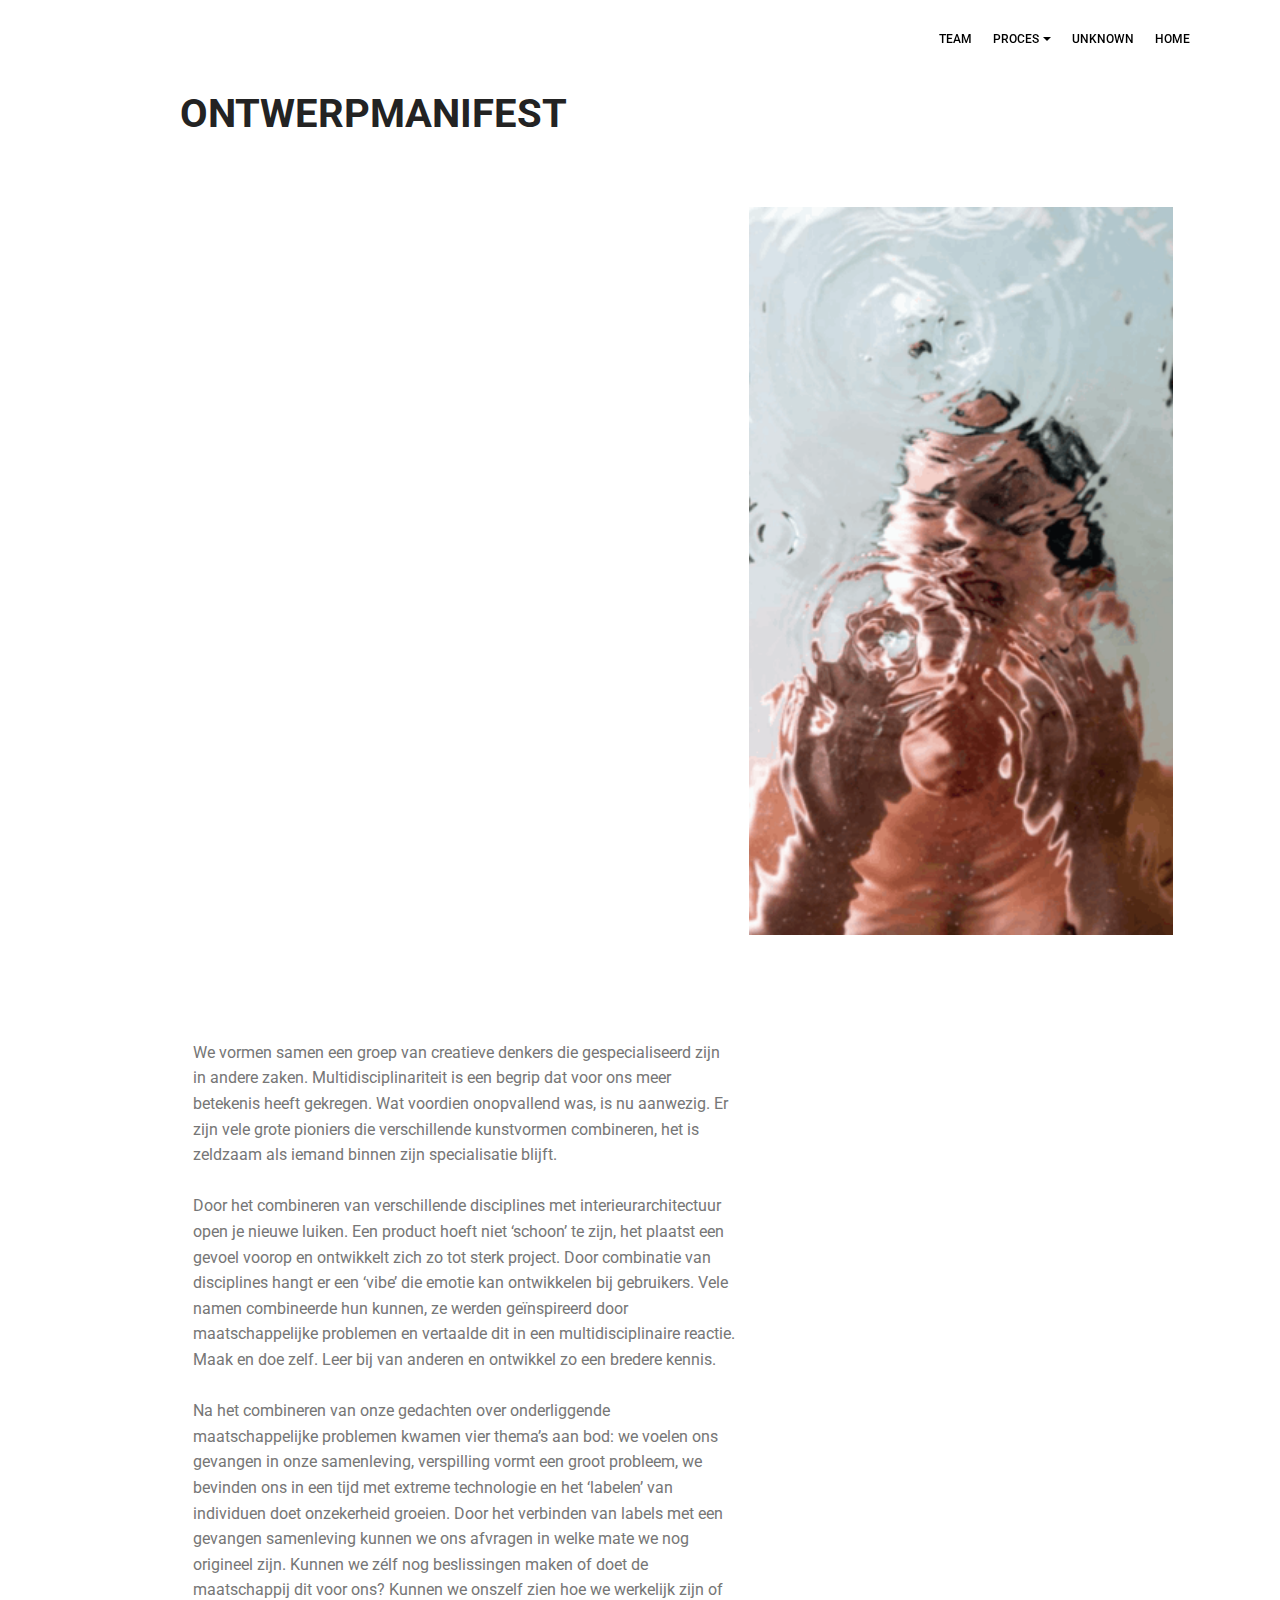
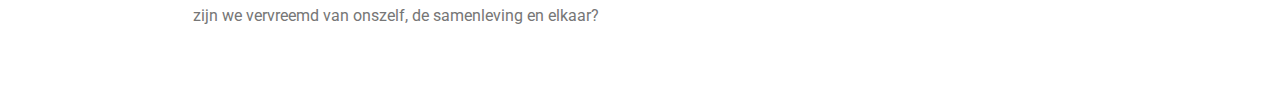
<file: page7.html>
<!DOCTYPE html>
<html  >
<head>
  <!-- Site made with Mobirise Website Builder v4.11.6, https://mobirise.com -->
  <meta charset="UTF-8">
  <meta http-equiv="X-UA-Compatible" content="IE=edge">
  <meta name="generator" content="Mobirise v4.11.6, mobirise.com">
  <meta name="viewport" content="width=device-width, initial-scale=1, minimum-scale=1">
  <link rel="shortcut icon" href="assets/images/logo4.png" type="image/x-icon">
  <meta name="description" content="Site Builder Description">
  
  <title>Katern C</title>
  <link rel="stylesheet" href="assets/web/assets/mobirise-icons/mobirise-icons.css">
  <link rel="stylesheet" href="assets/bootstrap/css/bootstrap.min.css">
  <link rel="stylesheet" href="assets/bootstrap/css/bootstrap-grid.min.css">
  <link rel="stylesheet" href="assets/bootstrap/css/bootstrap-reboot.min.css">
  <link rel="stylesheet" href="assets/tether/tether.min.css">
  <link rel="stylesheet" href="assets/dropdown/css/style.css">
  <link rel="stylesheet" href="assets/theme/css/style.css">
  <link rel="preload" as="style" href="assets/mobirise/css/mbr-additional.css"><link rel="stylesheet" href="assets/mobirise/css/mbr-additional.css" type="text/css">
  
  
  
</head>
<body>
  <section class="menu cid-rKtiiNRegD" once="menu" id="menu2-3q">

    

    <nav class="navbar navbar-expand beta-menu navbar-dropdown align-items-center navbar-fixed-top navbar-toggleable-sm bg-color transparent">
        <button class="navbar-toggler navbar-toggler-right" type="button" data-toggle="collapse" data-target="#navbarSupportedContent" aria-controls="navbarSupportedContent" aria-expanded="false" aria-label="Toggle navigation">
            <div class="hamburger">
                <span></span>
                <span></span>
                <span></span>
                <span></span>
            </div>
        </button>
        <div class="menu-logo">
            <div class="navbar-brand">
                
                
            </div>
        </div>
        <div class="collapse navbar-collapse" id="navbarSupportedContent">
            <ul class="navbar-nav nav-dropdown nav-right navbar-nav-top-padding" data-app-modern-menu="true"><li class="nav-item">
                    <a class="nav-link link text-black display-5" href="page2.html">
                        TEAM</a>
                </li><li class="nav-item dropdown open">
                    <a class="nav-link link text-black dropdown-toggle display-5" href="https://mobirise.co" data-toggle="dropdown-submenu" aria-expanded="true">
                        PROCES</a><div class="dropdown-menu"><a class="text-black dropdown-item display-5" href="page5.html">A</a><a class="text-black dropdown-item display-5" href="page6.html" aria-expanded="false">B</a><a class="text-black dropdown-item display-5" href="page7.html" aria-expanded="false">C</a></div>
                </li><li class="nav-item"><a class="nav-link link text-black display-5" href="page4.html">UNKNOWN</a></li><li class="nav-item"><a class="nav-link link text-black display-5" href="page1.html" aria-expanded="false">
                        HOME</a></li></ul>
            
        </div>
    </nav>
</section>

<section class="engine"><a href="https://mobirise.info/a">online website builder</a></section><section class="header1 cid-rKslNmaHpR" id="header16-38">

    

    

    <div class="container">
        <div class="row justify-content-md-center">
            <div class="col-md-10 align-center">
                <h1 class="mbr-section-title mbr-bold pb-3 mbr-fonts-style display-5">ONTWERPMANIFEST</h1>
                
                
                
            </div>
        </div>
    </div>

</section>

<section class="cid-rKsn4YuPaD" id="image4-3a">
    <!-- Block parameters controls (Blue "Gear" panel) -->
    
    <!-- End block parameters -->
    <div class="container images-container">
            <div class="media-container-row" style="width: 96%;">
                <div class="img-item item1" style="width: 147%;">
                    <img src="assets/images/screen-shot-2019-12-04-at-21.22.50-629x320.png" alt="" title="">
                    
                </div>
                <div class="img-item">
                    <img src="assets/images/screen-shot-2019-12-12-at-17.21.36-284x488.png" alt="" title="">
                    
                </div>
            </div>
    </div>
</section>

<section class="mbr-section content7 cid-rKsnbgOVoX" id="content7-3b">
          
    

    <div class="container">
        <div class="media-container-row">
            <div class="col-12 col-md-10">
                <div class="media-container-row">
                    <div class="media-content">
                        <div class="mbr-section-text">
                            <p class="mbr-text align-right mb-0 mbr-fonts-style display-5">We vormen samen een groep van creatieve denkers die gespecialiseerd zijn in andere zaken. Multidisciplinariteit is een begrip dat voor ons meer betekenis heeft gekregen. Wat voordien onopvallend was, is nu aanwezig. Er zijn vele grote pioniers die verschillende kunstvormen combineren, het is zeldzaam als iemand binnen zijn specialisatie blijft.
<br><br>Door het combineren van verschillende disciplines met interieurarchitectuur open je nieuwe luiken. Een product hoeft niet ‘schoon’ te zijn, het plaatst een gevoel voorop en ontwikkelt zich zo tot sterk project. Door combinatie van disciplines hangt er een ‘vibe’ die emotie kan ontwikkelen bij gebruikers. Vele namen combineerde hun kunnen, ze werden geïnspireerd door maatschappelijke problemen en vertaalde dit in een multidisciplinaire reactie. Maak en doe zelf. Leer bij van anderen en ontwikkel zo een bredere kennis.
<br><br>Na het combineren van onze gedachten over onderliggende maatschappelijke problemen kwamen vier thema’s aan bod: we voelen ons gevangen in onze samenleving, verspilling vormt een groot probleem, we bevinden ons in een tijd met extreme technologie en het ‘labelen’ van individuen doet onzekerheid groeien. Door het verbinden van labels met een gevangen samenleving kunnen we ons afvragen in welke mate we nog origineel zijn. Kunnen we zélf nog beslissingen maken of doet de maatschappij dit voor ons? Kunnen we onszelf zien hoe we werkelijk zijn of zijn we vervreemd van onszelf, de samenleving en elkaar?<br></p>
                        </div>
                    </div>
                    <div class="mbr-figure" style="width: 60%;">
                     <img src="assets/images/screen-shot-2019-12-04-at-21.22.50-574x292.png" alt="Mobirise" title="">  
                    </div>
                </div>
            </div>
        </div>
    </div>
</section>


  <script src="assets/web/assets/jquery/jquery.min.js"></script>
  <script src="assets/popper/popper.min.js"></script>
  <script src="assets/bootstrap/js/bootstrap.min.js"></script>
  <script src="assets/tether/tether.min.js"></script>
  <script src="assets/smoothscroll/smooth-scroll.js"></script>
  <script src="assets/dropdown/js/nav-dropdown.js"></script>
  <script src="assets/dropdown/js/navbar-dropdown.js"></script>
  <script src="assets/touchswipe/jquery.touch-swipe.min.js"></script>
  <script src="assets/theme/js/script.js"></script>
  
  
</body>
</html>
</file>
<file: assets/web/assets/mobirise-icons/mobirise-icons.css>
@font-face {
  font-family: 'MobiriseIcons';
  src:  url('mobirise-icons.eot?spat4u');
  src:  url('mobirise-icons.eot?spat4u#iefix') format('embedded-opentype'),
    url('mobirise-icons.ttf?spat4u') format('truetype'),
    url('mobirise-icons.woff?spat4u') format('woff'),
    url('mobirise-icons.svg?spat4u#MobiriseIcons') format('svg');
  font-weight: normal;
  font-style: normal;
  font-display: swap;
}

[class^="mbri-"], [class*=" mbri-"] {
  /* use !important to prevent issues with browser extensions that change fonts */
  font-family: MobiriseIcons !important;
  speak: none;
  font-style: normal;
  font-weight: normal;
  font-variant: normal;
  text-transform: none;
  line-height: 1;

  /* Better Font Rendering =========== */
  -webkit-font-smoothing: antialiased;
  -moz-osx-font-smoothing: grayscale;
}

.mbri-add-submenu:before {
  content: "\e900";
}
.mbri-alert:before {
  content: "\e901";
}
.mbri-align-center:before {
  content: "\e902";
}
.mbri-align-justify:before {
  content: "\e903";
}
.mbri-align-left:before {
  content: "\e904";
}
.mbri-align-right:before {
  content: "\e905";
}
.mbri-android:before {
  content: "\e906";
}
.mbri-apple:before {
  content: "\e907";
}
.mbri-arrow-down:before {
  content: "\e908";
}
.mbri-arrow-next:before {
  content: "\e909";
}
.mbri-arrow-prev:before {
  content: "\e90a";
}
.mbri-arrow-up:before {
  content: "\e90b";
}
.mbri-bold:before {
  content: "\e90c";
}
.mbri-bookmark:before {
  content: "\e90d";
}
.mbri-bootstrap:before {
  content: "\e90e";
}
.mbri-briefcase:before {
  content: "\e90f";
}
.mbri-browse:before {
  content: "\e910";
}
.mbri-bulleted-list:before {
  content: "\e911";
}
.mbri-calendar:before {
  content: "\e912";
}
.mbri-camera:before {
  content: "\e913";
}
.mbri-cart-add:before {
  content: "\e914";
}
.mbri-cart-full:before {
  content: "\e915";
}
.mbri-cash:before {
  content: "\e916";
}
.mbri-change-style:before {
  content: "\e917";
}
.mbri-chat:before {
  content: "\e918";
}
.mbri-clock:before {
  content: "\e919";
}
.mbri-close:before {
  content: "\e91a";
}
.mbri-cloud:before {
  content: "\e91b";
}
.mbri-code:before {
  content: "\e91c";
}
.mbri-contact-form:before {
  content: "\e91d";
}
.mbri-credit-card:before {
  content: "\e91e";
}
.mbri-cursor-click:before {
  content: "\e91f";
}
.mbri-cust-feedback:before {
  content: "\e920";
}
.mbri-database:before {
  content: "\e921";
}
.mbri-delivery:before {
  content: "\e922";
}
.mbri-desktop:before {
  content: "\e923";
}
.mbri-devices:before {
  content: "\e924";
}
.mbri-down:before {
  content: "\e925";
}
.mbri-download:before {
  content: "\e989";
}
.mbri-drag-n-drop:before {
  content: "\e927";
}
.mbri-drag-n-drop2:before {
  content: "\e928";
}
.mbri-edit:before {
  content: "\e929";
}
.mbri-edit2:before {
  content: "\e92a";
}
.mbri-error:before {
  content: "\e92b";
}
.mbri-extension:before {
  content: "\e92c";
}
.mbri-features:before {
  content: "\e92d";
}
.mbri-file:before {
  content: "\e92e";
}
.mbri-flag:before {
  content: "\e92f";
}
.mbri-folder:before {
  content: "\e930";
}
.mbri-gift:before {
  content: "\e931";
}
.mbri-github:before {
  content: "\e932";
}
.mbri-globe:before {
  content: "\e933";
}
.mbri-globe-2:before {
  content: "\e934";
}
.mbri-growing-chart:before {
  content: "\e935";
}
.mbri-hearth:before {
  content: "\e936";
}
.mbri-help:before {
  content: "\e937";
}
.mbri-home:before {
  content: "\e938";
}
.mbri-hot-cup:before {
  content: "\e939";
}
.mbri-idea:before {
  content: "\e93a";
}
.mbri-image-gallery:before {
  content: "\e93b";
}
.mbri-image-slider:before {
  content: "\e93c";
}
.mbri-info:before {
  content: "\e93d";
}
.mbri-italic:before {
  content: "\e93e";
}
.mbri-key:before {
  content: "\e93f";
}
.mbri-laptop:before {
  content: "\e940";
}
.mbri-layers:before {
  content: "\e941";
}
.mbri-left-right:before {
  content: "\e942";
}
.mbri-left:before {
  content: "\e943";
}
.mbri-letter:before {
  content: "\e944";
}
.mbri-like:before {
  content: "\e945";
}
.mbri-link:before {
  content: "\e946";
}
.mbri-lock:before {
  content: "\e947";
}
.mbri-login:before {
  content: "\e948";
}
.mbri-logout:before {
  content: "\e949";
}
.mbri-magic-stick:before {
  content: "\e94a";
}
.mbri-map-pin:before {
  content: "\e94b";
}
.mbri-menu:before {
  content: "\e94c";
}
.mbri-mobile:before {
  content: "\e94d";
}
.mbri-mobile2:before {
  content: "\e94e";
}
.mbri-mobirise:before {
  content: "\e94f";
}
.mbri-more-horizontal:before {
  content: "\e950";
}
.mbri-more-vertical:before {
  content: "\e951";
}
.mbri-music:before {
  content: "\e952";
}
.mbri-new-file:before {
  content: "\e953";
}
.mbri-numbered-list:before {
  content: "\e954";
}
.mbri-opened-folder:before {
  content: "\e955";
}
.mbri-pages:before {
  content: "\e956";
}
.mbri-paper-plane:before {
  content: "\e957";
}
.mbri-paperclip:before {
  content: "\e958";
}
.mbri-photo:before {
  content: "\e959";
}
.mbri-photos:before {
  content: "\e95a";
}
.mbri-pin:before {
  content: "\e95b";
}
.mbri-play:before {
  content: "\e95c";
}
.mbri-plus:before {
  content: "\e95d";
}
.mbri-preview:before {
  content: "\e95e";
}
.mbri-print:before {
  content: "\e95f";
}
.mbri-protect:before {
  content: "\e960";
}
.mbri-question:before {
  content: "\e961";
}
.mbri-quote-left:before {
  content: "\e962";
}
.mbri-quote-right:before {
  content: "\e963";
}
.mbri-refresh:before {
  content: "\e964";
}
.mbri-responsive:before {
  content: "\e965";
}
.mbri-right:before {
  content: "\e966";
}
.mbri-rocket:before {
  content: "\e967";
}
.mbri-sad-face:before {
  content: "\e968";
}
.mbri-sale:before {
  content: "\e969";
}
.mbri-save:before {
  content: "\e96a";
}
.mbri-search:before {
  content: "\e96b";
}
.mbri-setting:before {
  content: "\e96c";
}
.mbri-setting2:before {
  content: "\e96d";
}
.mbri-setting3:before {
  content: "\e96e";
}
.mbri-share:before {
  content: "\e96f";
}
.mbri-shopping-bag:before {
  content: "\e970";
}
.mbri-shopping-basket:before {
  content: "\e971";
}
.mbri-shopping-cart:before {
  content: "\e972";
}
.mbri-sites:before {
  content: "\e973";
}
.mbri-smile-face:before {
  content: "\e974";
}
.mbri-speed:before {
  content: "\e975";
}
.mbri-star:before {
  content: "\e976";
}
.mbri-success:before {
  content: "\e977";
}
.mbri-sun:before {
  content: "\e978";
}
.mbri-sun2:before {
  content: "\e979";
}
.mbri-tablet:before {
  content: "\e97a";
}
.mbri-tablet-vertical:before {
  content: "\e97b";
}
.mbri-target:before {
  content: "\e97c";
}
.mbri-timer:before {
  content: "\e97d";
}
.mbri-to-ftp:before {
  content: "\e97e";
}
.mbri-to-local-drive:before {
  content: "\e97f";
}
.mbri-touch-swipe:before {
  content: "\e980";
}
.mbri-touch:before {
  content: "\e981";
}
.mbri-trash:before {
  content: "\e982";
}
.mbri-underline:before {
  content: "\e983";
}
.mbri-unlink:before {
  content: "\e984";
}
.mbri-unlock:before {
  content: "\e985";
}
.mbri-up-down:before {
  content: "\e986";
}
.mbri-up:before {
  content: "\e987";
}
.mbri-update:before {
  content: "\e988";
}
.mbri-upload:before {
 content: "\e926"; 
}
.mbri-user:before {
  content: "\e98a";
}
.mbri-user2:before {
  content: "\e98b";
}
.mbri-users:before {
  content: "\e98c";
}
.mbri-video:before {
  content: "\e98d";
}
.mbri-video-play:before {
  content: "\e98e";
}
.mbri-watch:before {
  content: "\e98f";
}
.mbri-website-theme:before {
  content: "\e990";
}
.mbri-wifi:before {
  content: "\e991";
}
.mbri-windows:before {
  content: "\e992";
}
.mbri-zoom-out:before {
  content: "\e993";
}
.mbri-redo:before {
  content: "\e994";
}
.mbri-undo:before {
  content: "\e995";
}
</file>
<file: assets/dropdown/css/style.css>
.navbar-dropdown {
  left: 0;
  padding: 0;
  position: absolute;
  right: 0;
  top: 0;
  transition: all 0.45s ease;
  z-index: 1030;
  background: #282828; }
  .navbar-dropdown .navbar-logo {
    margin-right: 0.8rem;
    transition: margin 0.3s ease-in-out;
    vertical-align: middle; }
    .navbar-dropdown .navbar-logo img {
      height: 3.125rem;
      transition: all 0.3s ease-in-out; }
    .navbar-dropdown .navbar-logo.mbr-iconfont {
      font-size: 3.125rem;
      line-height: 3.125rem; }
  .navbar-dropdown .navbar-caption {
    font-weight: 700;
    white-space: normal;
    vertical-align: -4px;
    line-height: 3.125rem !important; }
    .navbar-dropdown .navbar-caption, .navbar-dropdown .navbar-caption:hover {
      color: inherit;
      text-decoration: none; }
  .navbar-dropdown .mbr-iconfont + .navbar-caption {
    vertical-align: -1px; }
  .navbar-dropdown.navbar-fixed-top {
    position: fixed; }
  .navbar-dropdown .navbar-brand span {
    vertical-align: -4px; }
  .navbar-dropdown.bg-color.transparent {
    background: none; }
  .navbar-dropdown.navbar-short .navbar-brand {
    padding: 0.625rem 0; }
    .navbar-dropdown.navbar-short .navbar-brand span {
      vertical-align: -1px; }
  .navbar-dropdown.navbar-short .navbar-caption {
    line-height: 2.375rem !important;
    vertical-align: -2px; }
  .navbar-dropdown.navbar-short .navbar-logo {
    margin-right: 0.5rem; }
    .navbar-dropdown.navbar-short .navbar-logo img {
      height: 2.375rem; }
    .navbar-dropdown.navbar-short .navbar-logo.mbr-iconfont {
      font-size: 2.375rem;
      line-height: 2.375rem; }
  .navbar-dropdown.navbar-short .mbr-table-cell {
    height: 3.625rem; }
  .navbar-dropdown .navbar-close {
    left: 0.6875rem;
    position: fixed;
    top: 0.75rem;
    z-index: 1000; }
  .navbar-dropdown .hamburger-icon {
    content: "";
    display: inline-block;
    vertical-align: middle;
    width: 16px;
    -webkit-box-shadow: 0 -6px 0 1px #282828,0 0 0 1px #282828,0 6px 0 1px #282828;
    -moz-box-shadow: 0 -6px 0 1px #282828,0 0 0 1px #282828,0 6px 0 1px #282828;
    box-shadow: 0 -6px 0 1px #282828,0 0 0 1px #282828,0 6px 0 1px #282828; }

.dropdown-menu .dropdown-toggle[data-toggle="dropdown-submenu"]::after {
  border-bottom: 0.35em solid transparent;
  border-left: 0.35em solid;
  border-right: 0;
  border-top: 0.35em solid transparent;
  margin-left: 0.3rem; }

.dropdown-menu .dropdown-item:focus {
  outline: 0; }

.nav-dropdown {
  font-size: 0.75rem;
  font-weight: 500;
  height: auto !important; }
  .nav-dropdown .nav-btn {
    padding-left: 1rem; }
  .nav-dropdown .link {
    margin: .667em 1.667em;
    font-weight: 500;
    padding: 0;
    transition: color .2s ease-in-out; }
    .nav-dropdown .link.dropdown-toggle {
      margin-right: 2.583em; }
      .nav-dropdown .link.dropdown-toggle::after {
        margin-left: .25rem;
        border-top: 0.35em solid;
        border-right: 0.35em solid transparent;
        border-left: 0.35em solid transparent;
        border-bottom: 0; }
      .nav-dropdown .link.dropdown-toggle[aria-expanded="true"] {
        margin: 0;
        padding: 0.667em 3.263em  0.667em 1.667em; }
  .nav-dropdown .link::after,
  .nav-dropdown .dropdown-item::after {
    color: inherit; }
  .nav-dropdown .btn {
    font-size: 0.75rem;
    font-weight: 700;
    letter-spacing: 0;
    margin-bottom: 0;
    padding-left: 1.25rem;
    padding-right: 1.25rem; }
  .nav-dropdown .dropdown-menu {
    border-radius: 0;
    border: 0;
    left: 0;
    margin: 0;
    padding-bottom: 1.25rem;
    padding-top: 1.25rem;
    position: relative; }
  .nav-dropdown .dropdown-submenu {
    margin-left: 0.125rem;
    top: 0; }
  .nav-dropdown .dropdown-item {
    font-weight: 500;
    line-height: 2;
    padding: 0.3846em 4.615em 0.3846em 1.5385em;
    position: relative;
    transition: color .2s ease-in-out, background-color .2s ease-in-out; }
    .nav-dropdown .dropdown-item::after {
      margin-top: -0.3077em;
      position: absolute;
      right: 1.1538em;
      top: 50%; }
    .nav-dropdown .dropdown-item:focus, .nav-dropdown .dropdown-item:hover {
      background: none; }

@media (max-width: 767px) {
  .nav-dropdown.navbar-toggleable-sm {
    bottom: 0;
    display: none;
    left: 0;
    overflow-x: hidden;
    position: fixed;
    top: 0;
    transform: translateX(-100%);
    -ms-transform: translateX(-100%);
    -webkit-transform: translateX(-100%);
    width: 18.75rem;
    z-index: 999; } }
.nav-dropdown.navbar-toggleable-xl {
  bottom: 0;
  display: none;
  left: 0;
  overflow-x: hidden;
  position: fixed;
  top: 0;
  transform: translateX(-100%);
  -ms-transform: translateX(-100%);
  -webkit-transform: translateX(-100%);
  width: 18.75rem;
  z-index: 999; }

.nav-dropdown-sm {
  display: block !important;
  overflow-x: hidden;
  overflow: auto;
  padding-top: 3.875rem; }
  .nav-dropdown-sm::after {
    content: "";
    display: block;
    height: 3rem;
    width: 100%; }
  .nav-dropdown-sm.collapse.in ~ .navbar-close {
    display: block !important; }
  .nav-dropdown-sm.collapsing, .nav-dropdown-sm.collapse.in {
    transform: translateX(0);
    -ms-transform: translateX(0);
    -webkit-transform: translateX(0);
    transition: all 0.25s ease-out;
    -webkit-transition: all 0.25s ease-out;
    background: #282828; }
  .nav-dropdown-sm.collapsing[aria-expanded="false"] {
    transform: translateX(-100%);
    -ms-transform: translateX(-100%);
    -webkit-transform: translateX(-100%); }
  .nav-dropdown-sm .nav-item {
    display: block;
    margin-left: 0 !important;
    padding-left: 0; }
  .nav-dropdown-sm .link,
  .nav-dropdown-sm .dropdown-item {
    border-top: 1px dotted rgba(255, 255, 255, 0.1);
    font-size: 0.8125rem;
    line-height: 1.6;
    margin: 0 !important;
    padding: 0.875rem 2.4rem 0.875rem 1.5625rem !important;
    position: relative;
    white-space: normal; }
    .nav-dropdown-sm .link:focus, .nav-dropdown-sm .link:hover,
    .nav-dropdown-sm .dropdown-item:focus,
    .nav-dropdown-sm .dropdown-item:hover {
      background: rgba(0, 0, 0, 0.2) !important;
      color: #c0a375; }
  .nav-dropdown-sm .nav-btn {
    position: relative;
    padding: 1.5625rem 1.5625rem 0 1.5625rem; }
    .nav-dropdown-sm .nav-btn::before {
      border-top: 1px dotted rgba(255, 255, 255, 0.1);
      content: "";
      left: 0;
      position: absolute;
      top: 0;
      width: 100%; }
    .nav-dropdown-sm .nav-btn + .nav-btn {
      padding-top: 0.625rem; }
      .nav-dropdown-sm .nav-btn + .nav-btn::before {
        display: none; }
  .nav-dropdown-sm .btn {
    padding: 0.625rem 0; }
  .nav-dropdown-sm .dropdown-toggle[data-toggle="dropdown-submenu"]::after {
    margin-left: .25rem;
    border-top: 0.35em solid;
    border-right: 0.35em solid transparent;
    border-left: 0.35em solid transparent;
    border-bottom: 0; }
  .nav-dropdown-sm .dropdown-toggle[data-toggle="dropdown-submenu"][aria-expanded="true"]::after {
    border-top: 0;
    border-right: 0.35em solid transparent;
    border-left: 0.35em solid transparent;
    border-bottom: 0.35em solid; }
  .nav-dropdown-sm .dropdown-menu {
    margin: 0;
    padding: 0;
    position: relative;
    top: 0;
    left: 0;
    width: 100%;
    border: 0;
    float: none;
    border-radius: 0;
    background: none; }
  .nav-dropdown-sm .dropdown-submenu {
    left: 100%;
    margin-left: 0.125rem;
    margin-top: -1.25rem;
    top: 0; }

.navbar-toggleable-sm .nav-dropdown .dropdown-menu {
  position: absolute; }

.navbar-toggleable-sm .nav-dropdown .dropdown-submenu {
  left: 100%;
  margin-left: 0.125rem;
  margin-top: -1.25rem;
  top: 0; }

.navbar-toggleable-sm.opened .nav-dropdown .dropdown-menu {
  position: relative; }

.navbar-toggleable-sm.opened .nav-dropdown .dropdown-submenu {
  left: 0;
  margin-left: 00rem;
  margin-top: 0rem;
  top: 0; }

.is-builder .nav-dropdown.collapsing {
  transition: none !important; }

/*# sourceMappingURL=style.css.map */
</file>
<file: assets/theme/css/style.css>
.engine {
	position: absolute;
	text-indent: -2400px;
	text-align: center;
	padding: 0;
	top: 0;
	left: -2400px;
}/*!
 * Mobirise v4 theme (https://mobirise.com/)
 * Copyright 2017 Mobirise
 */
section {
  background-color: #eeeeee; }

body {
  font-style: normal;
  line-height: 1.5; }

section,
.container,
.container-fluid {
  position: relative;
  word-wrap: break-word; }

a.mbr-iconfont:hover {
  text-decoration: none; }

.article .lead p,
.article .lead ul,
.article .lead ol,
.article .lead pre,
.article .lead blockquote {
  margin-bottom: 0; }

ul,
ol,
pre,
blockquote {
  margin-bottom: 2.3125rem; }

pre {
  background: #f4f4f4;
  padding: 10px 24px;
  white-space: pre-wrap; }

.inactive {
  -webkit-user-select: none;
  -moz-user-select: none;
  -ms-user-select: none;
  user-select: none;
  pointer-events: none;
  -webkit-user-drag: none;
  user-drag: none; }

.mbr-section__comments .row {
  justify-content: center;
  -webkit-justify-content: center; }

a {
  font-style: normal;
  font-weight: 400;
  cursor: pointer; }
  a, a:hover {
    text-decoration: none; }

figure {
  margin-bottom: 0; }

body {
  color: #232323; }

h1,
h2,
h3,
h4,
h5,
h6,
.h1,
.h2,
.h3,
.h4,
.h5,
.h6,
.display-1,
.display-2,
.display-3,
.display-4 {
  line-height: 1;
  word-break: break-word;
  word-wrap: break-word; }

.mbr-section-title {
  font-style: normal;
  line-height: 1.2; }

.mbr-section-subtitle {
  line-height: 1.3; }

.mbr-text {
  font-style: normal;
  line-height: 1.6; }

b,
strong {
  font-weight: bold; }

blockquote {
  padding: 10px 0 10px 20px;
  position: relative;
  border-left: 2px solid;
  border-color: #ff3366; }

input:-webkit-autofill, input:-webkit-autofill:hover, input:-webkit-autofill:focus, input:-webkit-autofill:active {
  transition-delay: 9999s;
  transition-property: background-color, color; }

textarea[type='hidden'] {
  display: none; }

body {
  position: relative; }

section {
  background-position: 50% 50%;
  background-repeat: no-repeat;
  background-size: cover; }
  section .mbr-background-video,
  section .mbr-background-video-preview {
    position: absolute;
    bottom: 0;
    left: 0;
    right: 0;
    top: 0; }

.hidden {
  visibility: hidden; }

.mbr-z-index20 {
  z-index: 20; }

/*! Base colors */
.mbr-white {
  color: #ffffff; }

.mbr-black {
  color: #000000; }

.mbr-bg-white {
  background-color: #ffffff; }

.mbr-bg-black {
  background-color: #000000; }

/*! Text-aligns */
.align-left {
  text-align: left; }

.align-center {
  text-align: center; }

.align-right {
  text-align: right; }

@media (max-width: 767px) {
  .align-left,
  .align-center,
  .align-right,
  .mbr-section-btn,
  .mbr-section-title {
    text-align: center; } }
/*! Font-weight  */
.mbr-light {
  font-weight: 300; }

.mbr-regular {
  font-weight: 400; }

.mbr-semibold {
  font-weight: 500; }

.mbr-bold {
  font-weight: 700; }

/*! Media  */
.media-size-item {
  -webkit-flex: 1 1 auto;
  -moz-flex: 1 1 auto;
  -ms-flex: 1 1 auto;
  -o-flex: 1 1 auto;
  flex: 1 1 auto; }

.media-content {
  -webkit-flex-basis: 100%;
  flex-basis: 100%; }

.media-container-row {
  display: -ms-flexbox;
  display: -webkit-flex;
  display: flex;
  -webkit-flex-direction: row;
  -ms-flex-direction: row;
  flex-direction: row;
  -webkit-flex-wrap: wrap;
  -ms-flex-wrap: wrap;
  flex-wrap: wrap;
  -webkit-justify-content: center;
  -ms-flex-pack: center;
  justify-content: center;
  -webkit-align-content: center;
  -ms-flex-line-pack: center;
  align-content: center;
  -webkit-align-items: start;
  -ms-flex-align: start;
  align-items: start; }
  .media-container-row .media-size-item {
    width: 400px; }

.media-container-column {
  display: -ms-flexbox;
  display: -webkit-flex;
  display: flex;
  -webkit-flex-direction: column;
  -ms-flex-direction: column;
  flex-direction: column;
  -webkit-flex-wrap: wrap;
  -ms-flex-wrap: wrap;
  flex-wrap: wrap;
  -webkit-justify-content: center;
  -ms-flex-pack: center;
  justify-content: center;
  -webkit-align-content: center;
  -ms-flex-line-pack: center;
  align-content: center;
  -webkit-align-items: stretch;
  -ms-flex-align: stretch;
  align-items: stretch; }
  .media-container-column > * {
    width: 100%; }

@media (min-width: 992px) {
  .media-container-row {
    -webkit-flex-wrap: nowrap;
    -ms-flex-wrap: nowrap;
    flex-wrap: nowrap; } }
figure {
  overflow: hidden; }

figure[mbr-media-size] {
  transition: width 0.1s; }

.mbr-figure img,
.mbr-figure iframe {
  display: block;
  width: 100%; }

.card {
  background-color: transparent;
  border: none; }

.card-box {
  width: 100%; }

.card-img {
  text-align: center;
  flex-shrink: 0;
  -webkit-flex-shrink: 0; }

.media {
  max-width: 100%;
  margin: 0 auto; }

.mbr-figure {
  -ms-flex-item-align: center;
  -ms-grid-row-align: center;
  -webkit-align-self: center;
  align-self: center; }

.media-container > div {
  max-width: 100%; }

.mbr-figure img,
.card-img img {
  width: 100%; }

@media (max-width: 991px) {
  .media-size-item {
    width: auto !important; }

  .media {
    width: auto; }

  .mbr-figure {
    width: 100% !important; } }
/*! Buttons */
.btn {
  font-weight: 500;
  border-width: 2px;
  font-style: normal;
  letter-spacing: 1px;
  margin: .4rem .8rem;
  white-space: normal;
  -webkit-transition: all .3s ease-in-out;
  -moz-transition: all .3s ease-in-out;
  transition: all .3s ease-in-out;
  display: inline-flex;
  align-items: center;
  justify-content: center;
  word-break: break-word;
  -webkit-align-items: center;
  -webkit-justify-content: center;
  display: -webkit-inline-flex; }

.btn-sm {
  font-weight: 500;
  letter-spacing: 1px;
  -webkit-transition: all .3s ease-in-out;
  -moz-transition: all .3s ease-in-out;
  transition: all .3s ease-in-out; }

.btn-md {
  font-weight: 500;
  letter-spacing: 1px;
  margin: .4rem .8rem !important;
  -webkit-transition: all .3s ease-in-out;
  -moz-transition: all .3s ease-in-out;
  transition: all .3s ease-in-out; }

.btn-lg {
  font-weight: 500;
  letter-spacing: 1px;
  margin: .4rem .8rem !important;
  -webkit-transition: all .3s ease-in-out;
  -moz-transition: all .3s ease-in-out;
  transition: all .3s ease-in-out; }

.mbr-section-btn {
  margin-left: -0.25rem;
  margin-right: -0.25rem;
  font-size: 0; }

nav .mbr-section-btn {
  margin-left: 0rem;
  margin-right: 0rem; }

.btn-form {
  border-radius: 0; }
  .btn-form:hover {
    cursor: pointer; }

/*! Btn icon margin */
.btn .mbr-iconfont,
.btn.btn-sm .mbr-iconfont {
  cursor: pointer;
  margin-right: 0.5rem; }

.btn.btn-md .mbr-iconfont,
.btn.btn-md .mbr-iconfont {
  margin-right: 0.8rem; }

.mbr-regular {
  font-weight: 400; }

.mbr-semibold {
  font-weight: 500; }

.mbr-bold {
  font-weight: 700; }

[type='submit'] {
  -webkit-appearance: none; }

/*! Full-screen */
.mbr-fullscreen .mbr-overlay {
  min-height: 100vh; }

.mbr-fullscreen {
  display: flex;
  display: -webkit-flex;
  display: -moz-flex;
  display: -ms-flex;
  display: -o-flex;
  align-items: center;
  -webkit-align-items: center;
  min-height: 100vh;
  padding-top: 3rem;
  padding-bottom: 3rem; }

/*! Map */
.map {
  height: 25rem;
  position: relative; }
  .map iframe {
    width: 100%;
    height: 100%; }

.mbr-overlay {
  background-color: #000;
  bottom: 0;
  left: 0;
  opacity: .5;
  position: absolute;
  right: 0;
  top: 0;
  z-index: 0;
  pointer-events: none; }

/* Form */
blockquote {
  font-style: italic;
  padding: 10px 0 10px 20px;
  font-size: 1.09rem;
  position: relative;
  border-width: 3px; }

.form-control {
  background-color: #f5f5f5;
  box-shadow: none;
  color: #565656;
  line-height: 1.43;
  min-height: 3.5em;
  padding: 1.07em .5em; }
  .form-control, .form-control:focus {
    border: 1px solid #e8e8e8; }
  .form-active .form-control:invalid {
    border-color: red; }

.form-control-label {
  position: relative;
  cursor: pointer;
  margin-bottom: .357em;
  padding: 0; }

.alert {
  color: #ffffff;
  border-radius: 0;
  border: 0;
  font-size: .875rem;
  line-height: 1.5;
  margin-bottom: 1.875rem;
  padding: 1.25rem;
  position: relative; }
  .alert.alert-form::after {
    background-color: inherit;
    bottom: -7px;
    content: "";
    display: block;
    height: 14px;
    left: 50%;
    margin-left: -7px;
    position: absolute;
    transform: rotate(45deg);
    width: 14px;
    -webkit-transform: rotate(45deg); }

.form-asterisk {
  font-family: initial;
  position: absolute;
  top: -2px;
  font-weight: normal; }

/*! Scroll to top arrow */
#scrollToTop a i:before {
  content: '';
  position: absolute;
  height: 40%;
  top: 25%;
  background: #fff;
  width: 2px;
  left: calc(50% - 1px); }
#scrollToTop a i:after {
  content: '';
  position: absolute;
  display: block;
  border-top: 2px solid #fff;
  border-right: 2px solid #fff;
  width: 40%;
  height: 40%;
  left: 30%;
  bottom: 30%;
  transform: rotate(135deg);
  -webkit-transform: rotate(135deg); }

.mbr-arrow-up {
  bottom: 25px;
  right: 90px;
  position: fixed;
  text-align: right;
  z-index: 5000;
  color: #ffffff;
  font-size: 32px;
  transform: rotate(180deg);
  -webkit-transform: rotate(180deg); }

.mbr-arrow-up a {
  background: rgba(0, 0, 0, 0.2);
  border-radius: 3px;
  color: #fff;
  display: inline-block;
  height: 60px;
  width: 60px;
  outline-style: none !important;
  position: relative;
  text-decoration: none;
  transition: all 0.3s ease-in-out;
  cursor: pointer;
  text-align: center; }
  .mbr-arrow-up a:hover {
    background-color: rgba(0, 0, 0, 0.4); }
  .mbr-arrow-up a i {
    line-height: 60px; }

.mbr-arrow-up-icon {
  display: block;
  color: #fff; }

.mbr-arrow-up-icon::before {
  content: '\203a';
  display: inline-block;
  font-family: serif;
  font-size: 32px;
  line-height: 1;
  font-style: normal;
  position: relative;
  top: 6px;
  left: -4px;
  -webkit-transform: rotate(-90deg);
  transform: rotate(-90deg); }

/*! Arrow Down */
.mbr-arrow {
  position: absolute;
  bottom: 45px;
  left: 50%;
  width: 60px;
  height: 60px;
  cursor: pointer;
  background-color: rgba(80, 80, 80, 0.5);
  border-radius: 50%;
  -webkit-transform: translateX(-50%);
  transform: translateX(-50%); }
  .mbr-arrow > a {
    display: inline-block;
    text-decoration: none;
    outline-style: none;
    -webkit-animation: arrowdown 1.7s ease-in-out infinite;
    animation: arrowdown 1.7s ease-in-out infinite; }
    .mbr-arrow > a > i {
      position: absolute;
      top: -2px;
      left: 15px;
      font-size: 2rem; }

@keyframes arrowdown {
  0% {
    transform: translateY(0px);
    -webkit-transform: translateY(0px); }
  50% {
    transform: translateY(-5px);
    -webkit-transform: translateY(-5px); }
  100% {
    transform: translateY(0px);
    -webkit-transform: translateY(0px); } }
@-webkit-keyframes arrowdown {
  0% {
    transform: translateY(0px);
    -webkit-transform: translateY(0px); }
  50% {
    transform: translateY(-5px);
    -webkit-transform: translateY(-5px); }
  100% {
    transform: translateY(0px);
    -webkit-transform: translateY(0px); } }
@media (max-width: 500px) {
  .mbr-arrow-up {
    left: 50%;
    right: auto;
    transform: translateX(-50%) rotate(180deg);
    -webkit-transform: translateX(-50%) rotate(180deg); } }
/*Gradients animation*/
@keyframes gradient-animation {
  from {
    background-position: 0% 100%;
    animation-timing-function: ease-in-out; }
  to {
    background-position: 100% 0%;
    animation-timing-function: ease-in-out; } }
@-webkit-keyframes gradient-animation {
  from {
    background-position: 0% 100%;
    animation-timing-function: ease-in-out; }
  to {
    background-position: 100% 0%;
    animation-timing-function: ease-in-out; } }
.bg-gradient {
  background-size: 200% 200%;
  animation: gradient-animation 5s infinite alternate;
  -webkit-animation: gradient-animation 5s infinite alternate; }

.menu .navbar-brand {
  display: -webkit-flex; }
  .menu .navbar-brand span {
    display: flex;
    display: -webkit-flex; }
  .menu .navbar-brand .navbar-caption-wrap {
    display: -webkit-flex; }
  .menu .navbar-brand .navbar-logo img {
    display: -webkit-flex; }
@media (min-width: 768px) and (max-width: 1023px) {
  .menu .navbar-toggleable-sm .navbar-nav {
    display: -webkit-box;
    display: -webkit-flex;
    display: -ms-flexbox; } }
@media (max-width: 1023px) {
  .menu .navbar-collapse {
    max-height: 93.5vh; }
    .menu .navbar-collapse.show {
      overflow: auto; } }
@media (min-width: 1024px) {
  .menu .navbar-nav.nav-dropdown {
    display: -webkit-flex; }
  .menu .navbar-toggleable-sm .navbar-collapse {
    display: -webkit-flex !important; }
  .menu .collapsed .navbar-collapse {
    max-height: 93.5vh; }
    .menu .collapsed .navbar-collapse.show {
      overflow: auto; } }
@media (max-width: 767px) {
  .menu .navbar-collapse {
    max-height: 80vh; } }

/* Others*/
.note-check a[data-value=Rubik] {
  font-style: normal; }

.mbr-arrow a {
  color: #ffffff; }

@media (max-width: 767px) {
  .mbr-arrow {
    display: none; } }
.navbar {
  display: -webkit-flex;
  -webkit-flex-wrap: wrap;
  -webkit-align-items: center;
  -webkit-justify-content: space-between; }

.navbar-collapse {
  -webkit-flex-basis: 100%;
  -webkit-flex-grow: 1;
  -webkit-align-items: center; }

.nav-dropdown .link {
  padding: 0.667em 1.667em !important;
  margin: 0 !important; }

.nav {
  display: -webkit-flex;
  -webkit-flex-wrap: wrap; }

.row {
  display: -webkit-flex;
  -webkit-flex-wrap: wrap; }

.justify-content-center {
  -webkit-justify-content: center; }

.form-inline {
  display: -webkit-flex;
  -webkit-flex-flow: row wrap;
  -webkit-align-items: center; }

.card-wrapper {
  -webkit-flex: 1; }

.carousel-control {
  z-index: 10;
  display: -webkit-flex;
  -webkit-align-items: center;
  -webkit-justify-content: center; }

.carousel-controls {
  display: -webkit-flex; }

.media {
  display: -webkit-flex; }

.form-group:focus {
  outline: none; }

.jq-selectbox__select {
  padding: 1.07em 0.5em;
  position: absolute;
  top: 0;
  left: 0;
  width: 100%; }

.jq-selectbox__dropdown {
  position: absolute;
  top: 100% !important;
  left: 0 !important;
  width: 100% !important; }

.jq-selectbox__trigger-arrow {
  transform: translateY(-50%); }

.jq-selectbox li {
  padding: 1.07em 0.5em; }

input[type='range'] {
  padding-left: 0 !important;
  padding-right: 0 !important; }

.modal-dialog,
.modal-content {
  height: 100%; }

.modal-dialog .carousel-inner {
  height: calc(100vh - 1.75rem); }
  @media (max-width: 575px) {
    .modal-dialog .carousel-inner {
      height: calc(100vh - 1rem); } }

.carousel-item {
  text-align: center; }

.carousel-item img {
  margin: auto; }

.navbar-toggler {
  -webkit-align-self: flex-start;
  -ms-flex-item-align: start;
  align-self: flex-start;
  padding: 0.25rem 0.75rem;
  font-size: 1.25rem;
  line-height: 1;
  background: transparent;
  border: 1px solid transparent;
  -webkit-border-radius: 0.25rem;
  border-radius: 0.25rem; }

.navbar-toggler:focus,
.navbar-toggler:hover {
  text-decoration: none; }

.navbar-toggler-icon {
  display: inline-block;
  width: 1.5em;
  height: 1.5em;
  vertical-align: middle;
  content: '';
  background: no-repeat center center;
  -webkit-background-size: 100% 100%;
  -o-background-size: 100% 100%;
  background-size: 100% 100%; }

.navbar-toggler-left {
  position: absolute;
  left: 1rem; }

.navbar-toggler-right {
  position: absolute;
  right: 1rem; }

@media (max-width: 575px) {
  .navbar-toggleable .navbar-nav .dropdown-menu {
    position: static;
    float: none; }

  .navbar-toggleable > .container {
    padding-right: 0;
    padding-left: 0; } }
@media (min-width: 576px) {
  .navbar-toggleable {
    -webkit-box-orient: horizontal;
    -webkit-box-direction: normal;
    -webkit-flex-direction: row;
    -ms-flex-direction: row;
    flex-direction: row;
    -webkit-flex-wrap: nowrap;
    -ms-flex-wrap: nowrap;
    flex-wrap: nowrap;
    -webkit-box-align: center;
    -webkit-align-items: center;
    -ms-flex-align: center;
    align-items: center; }

  .navbar-toggleable .navbar-nav {
    -webkit-box-orient: horizontal;
    -webkit-box-direction: normal;
    -webkit-flex-direction: row;
    -ms-flex-direction: row;
    flex-direction: row; }

  .navbar-toggleable .navbar-nav .nav-link {
    padding-right: 0.5rem;
    padding-left: 0.5rem; }

  .navbar-toggleable > .container {
    display: -webkit-box;
    display: -webkit-flex;
    display: -ms-flexbox;
    display: flex;
    -webkit-flex-wrap: nowrap;
    -ms-flex-wrap: nowrap;
    flex-wrap: nowrap;
    -webkit-box-align: center;
    -webkit-align-items: center;
    -ms-flex-align: center;
    align-items: center; }

  .navbar-toggleable .navbar-collapse {
    display: -webkit-box !important;
    display: -webkit-flex !important;
    display: -ms-flexbox !important;
    display: flex !important;
    width: 100%; }

  .navbar-toggleable .navbar-toggler {
    display: none; } }
@media (max-width: 767px) {
  .navbar-toggleable-sm .navbar-nav .dropdown-menu {
    position: static;
    float: none; }

  .navbar-toggleable-sm > .container {
    padding-right: 0;
    padding-left: 0; } }
@media (min-width: 768px) {
  .navbar-toggleable-sm {
    -webkit-box-orient: horizontal;
    -webkit-box-direction: normal;
    -webkit-flex-direction: row;
    -ms-flex-direction: row;
    flex-direction: row;
    -webkit-flex-wrap: nowrap;
    -ms-flex-wrap: nowrap;
    flex-wrap: nowrap;
    -webkit-box-align: center;
    -webkit-align-items: center;
    -ms-flex-align: center;
    align-items: center; }

  .navbar-toggleable-sm .navbar-nav {
    -webkit-box-orient: horizontal;
    -webkit-box-direction: normal;
    -webkit-flex-direction: row;
    -ms-flex-direction: row;
    flex-direction: row; }

  .navbar-toggleable-sm .navbar-nav .nav-link {
    padding-right: 0.5rem;
    padding-left: 0.5rem; }

  .navbar-toggleable-sm > .container {
    display: -webkit-box;
    display: -webkit-flex;
    display: -ms-flexbox;
    display: flex;
    -webkit-flex-wrap: nowrap;
    -ms-flex-wrap: nowrap;
    flex-wrap: nowrap;
    -webkit-box-align: center;
    -webkit-align-items: center;
    -ms-flex-align: center;
    align-items: center; }

  .navbar-toggleable-sm .navbar-collapse {
    display: none;
    width: 100%; }

  .navbar-toggleable-sm .navbar-toggler {
    display: none; } }
@media (max-width: 1023px) {
  .navbar-toggleable-md .navbar-nav .dropdown-menu {
    position: static;
    float: none; }

  .navbar-toggleable-md > .container {
    padding-right: 0;
    padding-left: 0; } }
@media (min-width: 1024px) {
  .navbar-toggleable-md {
    -webkit-box-orient: horizontal;
    -webkit-box-direction: normal;
    -webkit-flex-direction: row;
    -ms-flex-direction: row;
    flex-direction: row;
    -webkit-flex-wrap: nowrap;
    -ms-flex-wrap: nowrap;
    flex-wrap: nowrap;
    -webkit-box-align: center;
    -webkit-align-items: center;
    -ms-flex-align: center;
    align-items: center; }

  .navbar-toggleable-md .navbar-nav {
    -webkit-box-orient: horizontal;
    -webkit-box-direction: normal;
    -webkit-flex-direction: row;
    -ms-flex-direction: row;
    flex-direction: row; }

  .navbar-toggleable-md .navbar-nav .nav-link {
    padding-right: 0.5rem;
    padding-left: 0.5rem; }

  .navbar-toggleable-md > .container {
    display: -webkit-box;
    display: -webkit-flex;
    display: -ms-flexbox;
    display: flex;
    -webkit-flex-wrap: nowrap;
    -ms-flex-wrap: nowrap;
    flex-wrap: nowrap;
    -webkit-box-align: center;
    -webkit-align-items: center;
    -ms-flex-align: center;
    align-items: center; }

  .navbar-toggleable-md .navbar-collapse {
    display: -webkit-box !important;
    display: -webkit-flex !important;
    display: -ms-flexbox !important;
    display: flex !important;
    width: 100%; }

  .navbar-toggleable-md .navbar-toggler {
    display: none; } }
@media (max-width: 1199px) {
  .navbar-toggleable-lg .navbar-nav .dropdown-menu {
    position: static;
    float: none; }

  .navbar-toggleable-lg > .container {
    padding-right: 0;
    padding-left: 0; } }
@media (min-width: 1200px) {
  .navbar-toggleable-lg {
    -webkit-box-orient: horizontal;
    -webkit-box-direction: normal;
    -webkit-flex-direction: row;
    -ms-flex-direction: row;
    flex-direction: row;
    -webkit-flex-wrap: nowrap;
    -ms-flex-wrap: nowrap;
    flex-wrap: nowrap;
    -webkit-box-align: center;
    -webkit-align-items: center;
    -ms-flex-align: center;
    align-items: center; }

  .navbar-toggleable-lg .navbar-nav {
    -webkit-box-orient: horizontal;
    -webkit-box-direction: normal;
    -webkit-flex-direction: row;
    -ms-flex-direction: row;
    flex-direction: row; }

  .navbar-toggleable-lg .navbar-nav .nav-link {
    padding-right: 0.5rem;
    padding-left: 0.5rem; }

  .navbar-toggleable-lg > .container {
    display: -webkit-box;
    display: -webkit-flex;
    display: -ms-flexbox;
    display: flex;
    -webkit-flex-wrap: nowrap;
    -ms-flex-wrap: nowrap;
    flex-wrap: nowrap;
    -webkit-box-align: center;
    -webkit-align-items: center;
    -ms-flex-align: center;
    align-items: center; }

  .navbar-toggleable-lg .navbar-collapse {
    display: -webkit-box !important;
    display: -webkit-flex !important;
    display: -ms-flexbox !important;
    display: flex !important;
    width: 100%; }

  .navbar-toggleable-lg .navbar-toggler {
    display: none; } }
.navbar-toggleable-xl {
  -webkit-box-orient: horizontal;
  -webkit-box-direction: normal;
  -webkit-flex-direction: row;
  -ms-flex-direction: row;
  flex-direction: row;
  -webkit-flex-wrap: nowrap;
  -ms-flex-wrap: nowrap;
  flex-wrap: nowrap;
  -webkit-box-align: center;
  -webkit-align-items: center;
  -ms-flex-align: center;
  align-items: center; }

.navbar-toggleable-xl .navbar-nav .dropdown-menu {
  position: static;
  float: none; }

.navbar-toggleable-xl > .container {
  padding-right: 0;
  padding-left: 0; }

.navbar-toggleable-xl .navbar-nav {
  -webkit-box-orient: horizontal;
  -webkit-box-direction: normal;
  -webkit-flex-direction: row;
  -ms-flex-direction: row;
  flex-direction: row; }

.navbar-toggleable-xl .navbar-nav .nav-link {
  padding-right: 0.5rem;
  padding-left: 0.5rem; }

.navbar-toggleable-xl > .container {
  display: -webkit-box;
  display: -webkit-flex;
  display: -ms-flexbox;
  display: flex;
  -webkit-flex-wrap: nowrap;
  -ms-flex-wrap: nowrap;
  flex-wrap: nowrap;
  -webkit-box-align: center;
  -webkit-align-items: center;
  -ms-flex-align: center;
  align-items: center; }

.navbar-toggleable-xl .navbar-collapse {
  display: -webkit-box !important;
  display: -webkit-flex !important;
  display: -ms-flexbox !important;
  display: flex !important;
  width: 100%; }

.navbar-toggleable-xl .navbar-toggler {
  display: none; }

.card-img {
  width: auto; }

.menu .navbar.collapsed:not(.beta-menu) {
  flex-direction: column;
  -webkit-flex-direction: column; }

.carousel-item.active,
.carousel-item-next,
.carousel-item-prev {
  display: -webkit-box;
  display: -webkit-flex;
  display: -ms-flexbox;
  display: flex; }

.note-air-layout .dropup .dropdown-menu,
.note-air-layout .navbar-fixed-bottom .dropdown .dropdown-menu {
  bottom: initial !important; }

html,
body {
  height: auto;
  min-height: 100vh; }

.dropup .dropdown-toggle::after {
  display: none; }

/*# sourceMappingURL=style.css.map */
</file>
<file: assets/mobirise/css/mbr-additional.css>
@import url(https://fonts.googleapis.com/css?family=News+Cycle:400,700&display=swap);
@import url(https://fonts.googleapis.com/css?family=Roboto:100,100i,300,300i,400,400i,500,500i,700,700i,900,900i&display=swap);
@import url(https://fonts.googleapis.com/css?family=Rubik:300,300i,400,400i,500,500i,700,700i,900,900i&display=swap);
@primaryColor: #ffffff;
@secondaryColor: #ff3366;
@successColor: #f7ed4a;
@infoColor: #82786E;
@warningColor: #cccccc;
@dangerColor: #B1A374;
@mainFont: Rubik;
@display1Font: 'News Cycle', sans-serif;
@display1Size: 1.6;
@display2Font: 'Roboto', sans-serif;
@display2Size: 3.2;
@display5Font: 'News Cycle', sans-serif;
@display5Size: 1.6;
@display7Font: 'Rubik', sans-serif;
@display7Size: 1,7;
@display4Font: 'News Cycle', sans-serif;
@display4Size: 2;
@isRoundedButtons: true;
@isAnimatedOnScroll: false;
@isScrollToTopButton: false;
@btn-font-size: .8rem;
@btn-border-radius: 3px;
@btn-padding-y: 1rem;
@btn-padding-x: 3rem;
@btn-font-size-sm: .8rem;
@btn-border-radius-sm: 3px;
@btn-padding-y-sm: .6rem;
@btn-padding-x-sm: 1.5rem;
@btn-font-size-md: 1rem;
@btn-border-radius-md: 3px;
@btn-padding-y-md: 1rem;
@btn-padding-x-md: 3rem;
@btn-font-size-lg: 1.2rem;
@btn-border-radius-lg: 3px;
@btn-padding-y-lg: 1.2rem;
@btn-padding-x-lg: 3.2rem;

// FONTS

body {
    font-family: @mainFont;
}

.display-1 {
    font-family: @display1Font;
    font-size: @display1Size *1rem;
    font-display: swap;

    >.mbr-iconfont {
        font-size: @display1Size *1.6rem;
    }
}

.display-2 {
    font-family: @display2Font;
    font-size: @display2Size *1rem;
    font-display: swap;

    >.mbr-iconfont {
        font-size: @display2Size *1.6rem;
    }
}

.display-4 {
    font-family: @display4Font;
    font-size: @display4Size *1rem;
    font-display: swap;

    >.mbr-iconfont {
        font-size: @display4Size *1.6rem;
    }
}

.display-5 {
    font-family: @display5Font;
    font-size: @display5Size *1rem;
    font-display: swap;

    >.mbr-iconfont {
        font-size: @display5Size *1.6rem;
    }
}

.display-7 {
    font-family: @display7Font;
    font-size: @display7Size *1rem;
    font-display: swap;

    >.mbr-iconfont {
        font-size: @display7Size *1.6rem;
    }
}

/* ---- Fluid typography for mobile devices ---- */

/* 1.4 - font scale ratio ( bootstrap == 1.42857 ) */
/* 100vw - current viewport width */
/* (48 - 20)  48 == 48rem == 768px, 20 == 20rem == 320px(minimal supported viewport) */
/* 0.65 - min scale variable, may vary */

@media (max-width: 768px) {
    .display-1 {
        @display1Size-min: @display1Size - (@display1Size - 1) * 0.65;
        font-size: @display1Size * 0.8rem;
        font-size:~"calc( @{display1Size-min}rem + (@{display1Size} - @{display1Size-min}) * ((100vw - 20rem) / (48 - 20)))";
        line-height:~"calc( 1.4 * (@{display1Size-min}rem + (@{display1Size} - @{display1Size-min}) * ((100vw - 20rem) / (48 - 20))))";
    }

    .display-2 {
        @display2Size-min: @display2Size - (@display2Size - 1) * 0.65;
        font-size: @display2Size * 0.8rem;
        font-size:~"calc( @{display2Size-min}rem + (@{display2Size} - @{display2Size-min}) * ((100vw - 20rem) / (48 - 20)))";
        line-height:~"calc( 1.4 * (@{display2Size-min}rem + (@{display2Size} - @{display2Size-min}) * ((100vw - 20rem) / (48 - 20))))";
    }

    .display-4 {
        @display4Size-min: @display4Size - (@display4Size - 1) * 0.65;
        font-size: @display4Size * 0.8rem;
        font-size:~"calc( @{display4Size-min}rem + (@{display4Size} - @{display4Size-min}) * ((100vw - 20rem) / (48 - 20)))";
        line-height:~"calc( 1.4 * (@{display4Size-min}rem + (@{display4Size} - @{display4Size-min}) * ((100vw - 20rem) / (48 - 20))))";
    }

    .display-5 {
        @display5Size-min: @display5Size - (@display5Size - 1) * 0.65;
        font-size: @display5Size * 0.8rem;
        font-size:~"calc( @{display5Size-min}rem + (@{display5Size} - @{display5Size-min}) * ((100vw - 20rem) / (48 - 20)))";
        line-height:~"calc( 1.4 * (@{display5Size-min}rem + (@{display5Size} - @{display5Size-min}) * ((100vw - 20rem) / (48 - 20))))";
    }
}

/* Buttons */
.button-variant(@background) {
    @color: contrast(@background, darken(@background, 50%), #ffffff, 60%);
    @border: @background;
    @active-color: @color;
    @active-border: @active-background;

    @active-background: if(eq(@background, @color),
        #d4d4d4,
        darken(@background, 15%));

    &,
    &:active {
        background-color: @background  !important;
        border-color: @border  !important;
        color: @color  !important;
    }

    &:hover,
    &:focus,
    &.focus,
    &.active {
        color: @active-color  !important;
        background-color: @active-background  !important;
        border-color: @active-border  !important;
    }

    &.disabled,
    &:disabled {
        color: @active-color  !important;
        background-color: @active-background  !important;
        border-color: @active-border  !important;
    }

}

.button-outline-variant(@color) {
    @active-color: contrast(@color, darken(@color, 50%), #ffffff, 60%);
    @active-background: @color;
    @new-color: if(eq(@color, @active-color),
        #fff,
        darken(@color, 20%));

    &,
    &:active {
        background: none;
        border-color: @new-color;
        color: @new-color;
    }

    &:hover,
    &:focus,
    &.focus,
    &.active {
        color: @active-color;
        background-color: @active-background;
        border-color: @active-background;
    }

    &.disabled,
    &:disabled {
        color: @active-color  !important;
        background-color: @active-background  !important;
        border-color: @active-background  !important;
    }
}

.plan-variant(@className, @color) {
    &@{className} {

        .mbr-plan-subtitle,
        .mbr-plan-price-desc {
            @max: max(red(@color), green(@color), blue(@color));

            & when (@max > 200) {
                color: lighten(@color, 40%);
            }

            & when (@max > 85) and (@max <=200) {
                color: lighten(@color, 25%);
            }

            & when (@max > 50) and (@max <=85) {
                color: lighten(@color, 45%);
            }

            & when (@max <=50) {
                color: lighten(@color, 70%);
            }
        }
    }
}





.button-size(@btn-padding-y, @btn-padding-x, @btn-font-size, @btn-border-radius) {
    padding: @btn-padding-y @btn-padding-x;
    border-radius: @btn-border-radius;
}

.btn {
    .button-size(@btn-padding-y, @btn-padding-x, @btn-font-size, @btn-border-radius);
}

.btn-sm {
    .button-size(@btn-padding-y-sm, @btn-padding-x-sm, @btn-font-size-sm, @btn-border-radius-sm);
}

.btn-md {
    .button-size(@btn-padding-y-md, @btn-padding-x-md, @btn-font-size-md, @btn-border-radius-md);
}

.btn-lg {
    .button-size(@btn-padding-y-lg, @btn-padding-x-lg, @btn-font-size-lg, @btn-border-radius-lg);
}

.bg-primary {
    background-color: @primaryColor  !important;
}

.bg-success {
    background-color: @successColor  !important;
}

.bg-info {
    background-color: @infoColor  !important;
}

.bg-warning {
    background-color: @warningColor  !important;
}

.bg-danger {
    background-color: @dangerColor  !important;
}

.btn-primary {
    .button-variant(@primaryColor);
}

.btn-secondary {
    .button-variant(@secondaryColor);
}

.btn-info {
    .button-variant(@infoColor);
}

.btn-success {
    .button-variant(@successColor);
}

.btn-warning {
    .button-variant(@warningColor);
}

.btn-danger {
    .button-variant(@dangerColor);
}

.btn-white {
    .button-variant(#ffffff);
    color: #333333 !important;
}

.btn-black {
    .button-variant(#333333);
}

.btn-primary-outline {
    .button-outline-variant(@primaryColor);
}

.btn-secondary-outline {
    .button-outline-variant(@secondaryColor);
}

.btn-info-outline {
    .button-outline-variant(@infoColor);
}

.btn-success-outline {
    .button-outline-variant(@successColor);
}

.btn-warning-outline {
    .button-outline-variant(@warningColor);
}

.btn-danger-outline {
    .button-outline-variant(@dangerColor);
}

.btn-black-outline {
    .button-outline-variant(#333333);
}

.btn-white-outline {

    &,
    &:active,
    &.active {
        background: none;
        border-color: #ffffff;
        color: #ffffff;
    }

    &:hover,
    &:focus,
    &.focus {
        color: #333333;
        background-color: #ffffff;
        border-color: #ffffff;
    }

}

.text-primary {
    color: @primaryColor  !important;
}

.text-secondary {
    color: @secondaryColor  !important;
}

.text-success {
    color: @successColor  !important;
}

.text-info {
    color: @infoColor  !important;
}

.text-warning {
    color: @warningColor  !important;
}

.text-danger {
    color: @dangerColor  !important;
}

.text-white {
    color: #ffffff !important;
}

.text-black {
    color: #000000 !important;
}

a.text-primary:hover,
a.text-primary:focus {
    color: darken(@primaryColor, 20%) !important;
}

a.text-secondary:hover,
a.text-secondary:focus {
    color: darken(@secondaryColor, 20%) !important;
}

a.text-success:hover,
a.text-success:focus {
    color: darken(@successColor, 20%) !important;
}

a.text-info:hover,
a.text-info:focus {
    color: darken(@infoColor, 20%) !important;
}

a.text-warning:hover,
a.text-warning:focus {
    color: darken(@warningColor, 20%) !important;
}

a.text-danger:hover,
a.text-danger:focus {
    color: darken(@dangerColor, 20%) !important;
}

a.text-white:hover,
a.text-white:focus {
    color: darken(#ffffff, 30%) !important;
}

a.text-black:hover,
a.text-black:focus {
    color: lighten(#000000, 30%) !important;
}

.alert-success {
    background-color: #70c770;
}

.alert-info {
    background-color: @infoColor;
}

.alert-warning {
    background-color: @warningColor;
}

.alert-danger {
    background-color: @dangerColor;
}

.mbr-section-btn a.btn:not(.btn-form) {

    &:hover,
    &:focus {
        box-shadow: none !important;
    }

    & when (@isRoundedButtons) {
        border-radius: 100px;

        &:hover,
        &:focus {
            box-shadow: 0 10px 40px 0 rgba(0, 0, 0, .2) !important;
            -webkit-box-shadow: 0 10px 40px 0 rgba(0, 0, 0, .2) !important;
        }
    }
}

.mbr-gallery-filter li a when(@isRoundedButtons) {
    border-radius: 100px !important;
}

.mbr-gallery-filter {
    li.active .btn {
        background-color: @primaryColor;
        border-color: @primaryColor;
        color: contrast(@primaryColor, darken(@primaryColor, 45%), #ffffff, 60%);

        &:focus {
            box-shadow: none;
        }
    }
}

.nav-tabs .nav-link when(@isRoundedButtons) {
    border-radius: 100px !important;
}

a,
a:hover {
    color: @primaryColor;
}

.mbr-plan-header {
    .plan-variant(~'.bg-primary', @primaryColor);
    .plan-variant(~'.bg-success', @successColor);
    .plan-variant(~'.bg-info', @infoColor);
    .plan-variant(~'.bg-warning', @warningColor);
    .plan-variant(~'.bg-danger', @dangerColor);
}

/* Scroll to top button*/
.scrollToTop_wraper when not(@isScrollToTopButton) {
    display: none;
}

#scrollToTop a when (@isScrollToTopButton) and (@isRoundedButtons) {
    border-radius: 100px;
}

.form-control {
    .display-7;
}

blockquote {
    border-color: @primaryColor;
}

/* Forms */
.mbr-form {
    .btn {
        margin: .4rem 0;
    }

    .input-group-btn a.btn when(@isRoundedButtons) {
        border-radius: 100px !important;

        // padding: 1rem 3rem;
        &:hover {
            box-shadow: 0 10px 40px 0 rgba(0, 0, 0, .2);
        }
    }

    .input-group-btn button[type="submit"] when (@isRoundedButtons) {
        border-radius: 100px !important;
        padding: 1rem 3rem;

        &:hover {
            box-shadow: 0 10px 40px 0 rgba(0, 0, 0, .2);
        }
    }
}

.form2 {
    .form-control {
        & when (@isRoundedButtons) {
            border-top-left-radius: 100px;
            border-bottom-left-radius: 100px;
        }
    }

    .input-group-btn a.btn when(@isRoundedButtons) {
        border-top-left-radius: 0 !important;
        border-bottom-left-radius: 0 !important;
    }

    .input-group-btn button[type="submit"] when(@isRoundedButtons) {
        border-top-left-radius: 0 !important;
        border-bottom-left-radius: 0 !important;
    }
}

.form3 {
    input[type="email"] when (@isRoundedButtons) {
        border-radius: 100px !important;
    }
}

@media (max-width: 349px) {
    .form2 {
        input[type="email"] when (@isRoundedButtons) {
            border-radius: 100px !important;
        }

        .input-group-btn a.btn when (@isRoundedButtons) {
            border-radius: 100px !important;
        }

        .input-group-btn button[type="submit"] when (@isRoundedButtons) {
            border-radius: 100px !important;
        }
    }
}

@media (max-width: 767px) {
    .btn {
        font-size: .75rem !important;

        .mbr-iconfont {
            font-size: 1rem !important;
        }
    }
}

/* Footer */
.mbr-footer-content,
.mbr-footer .mbr-contacts {
    li {
        &::before {
            background: @primaryColor;
        }

        a:hover {
            color: @primaryColor;
        }
    }
}

.footer3,
.footer4 {
    input[type="email"] when (@isRoundedButtons) {
        border-radius: 100px !important;
    }

    .input-group-btn a.btn when (@isRoundedButtons) {
        border-radius: 100px !important;
    }

    .input-group-btn button[type="submit"] when (@isRoundedButtons) {
        border-radius: 100px !important;
    }
}

/* Headers*/
.header13,
.header14 {
    .form-inline {
        input[type="email"] when (@isRoundedButtons) {
            border-radius: 100px;
        }

        input[type="text"] when (@isRoundedButtons) {
            border-radius: 100px;
        }

        input[type="tel"] when (@isRoundedButtons) {
            border-radius: 100px;
        }

        a.btn when (@isRoundedButtons) {
            border-radius: 100px;
        }

        button when (@isRoundedButtons) {
            border-radius: 100px !important;
        }
    }
}

@media screen and (~'-ms-high-contrast: active'),
(~'-ms-high-contrast: none') {
    .card-wrapper {
        flex: auto !important;
    }
}

//formstyler
.jq-selectbox li:hover,
.jq-selectbox li.selected {
    background-color: @primaryColor;
    color: contrast(@primaryColor, #000000, #ffffff, 60%)
}

.jq-selectbox .jq-selectbox__trigger-arrow,
.jq-number__spin.minus:after,
.jq-number__spin.plus:after {
    transition: 0.4s;
    border-top-color: currentColor;
    border-bottom-color: currentColor;
}

.jq-selectbox:hover .jq-selectbox__trigger-arrow,
.jq-number__spin.minus:hover:after,
.jq-number__spin.plus:hover:after {
    border-top-color: @primaryColor;
    border-bottom-color: @primaryColor;
}

.xdsoft_datetimepicker .xdsoft_calendar td.xdsoft_default,
.xdsoft_datetimepicker .xdsoft_calendar td.xdsoft_current,
.xdsoft_datetimepicker .xdsoft_timepicker .xdsoft_time_box>div>div.xdsoft_current {
    color: contrast(@primaryColor, #000, #fff, 30%) !important;
    background-color: @primaryColor !important;
    box-shadow: none !important;
}

.xdsoft_datetimepicker .xdsoft_calendar td:hover,
.xdsoft_datetimepicker .xdsoft_timepicker .xdsoft_time_box>div>div:hover {
    color: contrast(@secondaryColor, #000, #fff, 30%) !important;
    background: @secondaryColor  !important;
    box-shadow: none !important
}

//lazyload
.lazy-bg {
    background-image: none !important;
}

.lazy-placeholder:not(section),
.lazy-none {
    display: block;
    position: relative;
    padding-bottom: 56.25%;
}

iframe.lazy-placeholder,
.lazy-placeholder:after {
    content: '';
    position: absolute;
    width: 100px;
    height: 100px;
    background: transparent no-repeat center;
    background-size: contain;
    top: 50%;
    left: 50%;
    transform: translateX(-50%) translateY(-50%);
    @fillSVG: replace("@{primaryColor}", "#", "%23");
    background-image: url("data:image/svg+xml;charset=UTF-8,%3csvg width='32' height='32' viewBox='0 0 64 64' xmlns='http://www.w3.org/2000/svg' stroke='@{fillSVG}' %3e%3cg fill='none' fill-rule='evenodd'%3e%3cg transform='translate(16 16)' stroke-width='2'%3e%3ccircle stroke-opacity='.5' cx='16' cy='16' r='16'/%3e%3cpath d='M32 16c0-9.94-8.06-16-16-16'%3e%3canimateTransform attributeName='transform' type='rotate' from='0 16 16' to='360 16 16' dur='1s' repeatCount='indefinite'/%3e%3c/path%3e%3c/g%3e%3c/g%3e%3c/svg%3e");
}

section.lazy-placeholder:after {
    opacity: 0.3;
}@isPublish: true;
.cid-rKsovBBgf3 {
  padding-top: 120px;
  padding-bottom: 45px;
  background: #ffffff;
}
.cid-rKsovBBgf3 .images-container.container-fluid {
  padding: 0;
}
.cid-rKsovBBgf3 .media-container-row {
  margin: 0 auto;
  align-items: stretch;
  -webkit-align-items: stretch;
}
.cid-rKsovBBgf3 .media-container-row .img-item {
  display: -webkit-flex;
  flex-direction: column;
  justify-content: center;
  position: relative;
  width: 100%;
  z-index: 1;
  -webkit-flex-direction: column;
  -webkit-justify-content: center;
}
.cid-rKsovBBgf3 .media-container-row .img-item img {
  width: 100%;
  min-height: 1px;
}
.cid-rKsovBBgf3 .media-container-row .img-item .img-caption {
  background: #ffffff;
  z-index: 2;
  padding: 1rem 1rem;
  word-break: break-word;
}
.cid-rKsovBBgf3 .media-container-row .img-item .img-caption p {
  margin-bottom: 0;
}
.cid-rKsovBBgf3 .media-container-row .img-item.item1 {
  padding: 0 2rem 0 0;
}
@media (max-width: 992px) {
  .cid-rKsovBBgf3 .img-item {
    width: 100% !important;
  }
  .cid-rKsovBBgf3 .img-item.item1 {
    width: 100%;
    flex-basis: initial !important;
    padding: 0 0 2rem 0 !important;
    -webkit-flex-basis: initial !important;
  }
}
.cid-rKsovBBgf3 P {
  text-align: left;
}
.cid-rKtcr4CCkS .navbar {
  background: #ffffff;
  transition: none;
  min-height: 77px;
  padding: .5rem 0;
}
.cid-rKtcr4CCkS .navbar-dropdown.bg-color.transparent.opened {
  background: #ffffff;
}
.cid-rKtcr4CCkS a {
  font-style: normal;
}
.cid-rKtcr4CCkS .nav-item span {
  padding-right: 0.4em;
  line-height: 0.5em;
  vertical-align: text-bottom;
  position: relative;
  text-decoration: none;
}
.cid-rKtcr4CCkS .nav-item a {
  display: -webkit-flex;
  align-items: center;
  justify-content: center;
  padding: 0.7rem 0 !important;
  margin: 0rem .65rem !important;
  -webkit-align-items: center;
  -webkit-justify-content: center;
}
.cid-rKtcr4CCkS .nav-item:focus,
.cid-rKtcr4CCkS .nav-link:focus {
  outline: none;
}
.cid-rKtcr4CCkS .btn {
  padding: 0.4rem 1.5rem;
  display: -webkit-inline-flex;
  align-items: center;
  -webkit-align-items: center;
}
.cid-rKtcr4CCkS .btn .mbr-iconfont {
  font-size: 1.6rem;
}
.cid-rKtcr4CCkS .menu-logo {
  margin-right: auto;
}
.cid-rKtcr4CCkS .menu-logo .navbar-brand {
  display: flex;
  margin-left: 5rem;
  padding: 0;
  transition: padding .2s;
  min-height: 3.8rem;
  -webkit-align-items: center;
  align-items: center;
}
.cid-rKtcr4CCkS .menu-logo .navbar-brand .navbar-caption-wrap {
  display: flex;
  -webkit-align-items: center;
  align-items: center;
  word-break: break-word;
  min-width: 7rem;
  margin: .3rem 0;
}
.cid-rKtcr4CCkS .menu-logo .navbar-brand .navbar-caption-wrap .navbar-caption {
  line-height: 1.2rem !important;
  padding-right: 2rem;
}
.cid-rKtcr4CCkS .menu-logo .navbar-brand .navbar-logo {
  font-size: 4rem;
  transition: font-size 0.25s;
}
.cid-rKtcr4CCkS .menu-logo .navbar-brand .navbar-logo img {
  display: flex;
}
.cid-rKtcr4CCkS .menu-logo .navbar-brand .navbar-logo .mbr-iconfont {
  transition: font-size 0.25s;
}
.cid-rKtcr4CCkS .menu-logo .navbar-brand .navbar-logo a {
  display: inline-flex;
}
.cid-rKtcr4CCkS .navbar-toggleable-sm .navbar-collapse {
  justify-content: flex-end;
  -webkit-justify-content: flex-end;
  padding-right: 5rem;
  width: auto;
}
.cid-rKtcr4CCkS .navbar-toggleable-sm .navbar-collapse .navbar-nav {
  flex-wrap: wrap;
  -webkit-flex-wrap: wrap;
  padding-left: 0;
}
.cid-rKtcr4CCkS .navbar-toggleable-sm .navbar-collapse .navbar-nav .nav-item {
  -webkit-align-self: center;
  align-self: center;
}
.cid-rKtcr4CCkS .navbar-toggleable-sm .navbar-collapse .navbar-buttons {
  padding-left: 0;
  padding-bottom: 0;
}
.cid-rKtcr4CCkS .dropdown .dropdown-menu {
  background: #ffffff;
  display: none;
  position: absolute;
  min-width: 5rem;
  padding-top: 1.4rem;
  padding-bottom: 1.4rem;
  text-align: left;
}
.cid-rKtcr4CCkS .dropdown .dropdown-menu .dropdown-item {
  width: auto;
  padding: 0.235em 1.5385em 0.235em 1.5385em !important;
}
.cid-rKtcr4CCkS .dropdown .dropdown-menu .dropdown-item::after {
  right: 0.5rem;
}
.cid-rKtcr4CCkS .dropdown .dropdown-menu .dropdown-submenu {
  margin: 0;
}
.cid-rKtcr4CCkS .dropdown.open > .dropdown-menu {
  display: block;
}
.cid-rKtcr4CCkS .navbar-toggleable-sm.opened:after {
  position: absolute;
  width: 100vw;
  height: 100vh;
  content: '';
  background-color: rgba(0, 0, 0, 0.1);
  left: 0;
  bottom: 0;
  transform: translateY(100%);
  -webkit-transform: translateY(100%);
  z-index: 1000;
}
.cid-rKtcr4CCkS .navbar.navbar-short {
  min-height: 60px;
  transition: all .2s;
}
.cid-rKtcr4CCkS .navbar.navbar-short .navbar-toggler-right {
  top: 20px;
}
.cid-rKtcr4CCkS .navbar.navbar-short .navbar-logo a {
  font-size: 2.5rem !important;
  line-height: 2.5rem;
  transition: font-size 0.25s;
}
.cid-rKtcr4CCkS .navbar.navbar-short .navbar-logo a .mbr-iconfont {
  font-size: 2.5rem !important;
}
.cid-rKtcr4CCkS .navbar.navbar-short .navbar-logo a img {
  height: 3rem !important;
}
.cid-rKtcr4CCkS .navbar.navbar-short .navbar-brand {
  min-height: 3rem;
}
.cid-rKtcr4CCkS button.navbar-toggler {
  width: 31px;
  height: 18px;
  cursor: pointer;
  transition: all .2s;
  top: 1.5rem;
  right: 1rem;
}
.cid-rKtcr4CCkS button.navbar-toggler:focus {
  outline: none;
}
.cid-rKtcr4CCkS button.navbar-toggler .hamburger span {
  position: absolute;
  right: 0;
  width: 30px;
  height: 2px;
  border-right: 5px;
  background-color: #333333;
}
.cid-rKtcr4CCkS button.navbar-toggler .hamburger span:nth-child(1) {
  top: 0;
  transition: all .2s;
}
.cid-rKtcr4CCkS button.navbar-toggler .hamburger span:nth-child(2) {
  top: 8px;
  transition: all .15s;
}
.cid-rKtcr4CCkS button.navbar-toggler .hamburger span:nth-child(3) {
  top: 8px;
  transition: all .15s;
}
.cid-rKtcr4CCkS button.navbar-toggler .hamburger span:nth-child(4) {
  top: 16px;
  transition: all .2s;
}
.cid-rKtcr4CCkS nav.opened .hamburger span:nth-child(1) {
  top: 8px;
  width: 0;
  opacity: 0;
  right: 50%;
  transition: all .2s;
}
.cid-rKtcr4CCkS nav.opened .hamburger span:nth-child(2) {
  -webkit-transform: rotate(45deg);
  transform: rotate(45deg);
  transition: all .25s;
}
.cid-rKtcr4CCkS nav.opened .hamburger span:nth-child(3) {
  -webkit-transform: rotate(-45deg);
  transform: rotate(-45deg);
  transition: all .25s;
}
.cid-rKtcr4CCkS nav.opened .hamburger span:nth-child(4) {
  top: 8px;
  width: 0;
  opacity: 0;
  right: 50%;
  transition: all .2s;
}
.cid-rKtcr4CCkS .collapsed.navbar-expand {
  flex-direction: column;
  -webkit-flex-direction: column;
}
.cid-rKtcr4CCkS .collapsed .btn {
  display: -webkit-flex;
}
.cid-rKtcr4CCkS .collapsed .navbar-collapse {
  display: none !important;
  padding-right: 0 !important;
}
.cid-rKtcr4CCkS .collapsed .navbar-collapse.collapsing,
.cid-rKtcr4CCkS .collapsed .navbar-collapse.show {
  display: block !important;
}
.cid-rKtcr4CCkS .collapsed .navbar-collapse.collapsing .navbar-nav,
.cid-rKtcr4CCkS .collapsed .navbar-collapse.show .navbar-nav {
  display: block;
  text-align: center;
}
.cid-rKtcr4CCkS .collapsed .navbar-collapse.collapsing .navbar-nav .nav-item,
.cid-rKtcr4CCkS .collapsed .navbar-collapse.show .navbar-nav .nav-item {
  clear: both;
}
.cid-rKtcr4CCkS .collapsed .navbar-collapse.collapsing .navbar-nav .nav-item:last-child,
.cid-rKtcr4CCkS .collapsed .navbar-collapse.show .navbar-nav .nav-item:last-child {
  margin-bottom: 1rem;
}
.cid-rKtcr4CCkS .collapsed .navbar-collapse.collapsing .navbar-buttons,
.cid-rKtcr4CCkS .collapsed .navbar-collapse.show .navbar-buttons {
  text-align: center;
}
.cid-rKtcr4CCkS .collapsed .navbar-collapse.collapsing .navbar-buttons:last-child,
.cid-rKtcr4CCkS .collapsed .navbar-collapse.show .navbar-buttons:last-child {
  margin-bottom: 1rem;
}
.cid-rKtcr4CCkS .collapsed button.navbar-toggler {
  display: block;
}
.cid-rKtcr4CCkS .collapsed .navbar-brand {
  margin-left: 1rem !important;
}
.cid-rKtcr4CCkS .collapsed .navbar-toggleable-sm {
  flex-direction: column;
  -webkit-flex-direction: column;
}
.cid-rKtcr4CCkS .collapsed .dropdown .dropdown-menu {
  width: 100%;
  text-align: center;
  position: relative;
  opacity: 0;
  overflow: hidden;
  display: block;
  height: 0;
  visibility: hidden;
  padding: 0;
  transition-duration: .5s;
  transition-property: opacity,padding,height;
}
.cid-rKtcr4CCkS .collapsed .dropdown.open > .dropdown-menu {
  position: relative;
  opacity: 1;
  height: auto;
  padding: 1.4rem 0;
  visibility: visible;
}
.cid-rKtcr4CCkS .collapsed .dropdown .dropdown-submenu {
  left: 0;
  text-align: center;
  width: 100%;
}
.cid-rKtcr4CCkS .collapsed .dropdown .dropdown-toggle[data-toggle="dropdown-submenu"]::after {
  margin-top: 0;
  position: inherit;
  right: 0;
  top: 50%;
  display: inline-block;
  width: 0;
  height: 0;
  margin-left: .3em;
  vertical-align: middle;
  content: "";
  border-top: .30em solid;
  border-right: .30em solid transparent;
  border-left: .30em solid transparent;
}
@media (max-width: 1023px) {
  .cid-rKtcr4CCkS.navbar-expand {
    flex-direction: column;
    -webkit-flex-direction: column;
  }
  .cid-rKtcr4CCkS img {
    height: 3.8rem !important;
  }
  .cid-rKtcr4CCkS .btn {
    display: -webkit-flex;
  }
  .cid-rKtcr4CCkS button.navbar-toggler {
    display: block;
  }
  .cid-rKtcr4CCkS .navbar-brand {
    margin-left: 1rem !important;
  }
  .cid-rKtcr4CCkS .navbar-toggleable-sm {
    flex-direction: column;
    -webkit-flex-direction: column;
  }
  .cid-rKtcr4CCkS .navbar-collapse {
    display: none !important;
    padding-right: 0 !important;
  }
  .cid-rKtcr4CCkS .navbar-collapse.collapsing,
  .cid-rKtcr4CCkS .navbar-collapse.show {
    display: block !important;
  }
  .cid-rKtcr4CCkS .navbar-collapse.collapsing .navbar-nav,
  .cid-rKtcr4CCkS .navbar-collapse.show .navbar-nav {
    display: block;
    text-align: center;
  }
  .cid-rKtcr4CCkS .navbar-collapse.collapsing .navbar-nav .nav-item,
  .cid-rKtcr4CCkS .navbar-collapse.show .navbar-nav .nav-item {
    clear: both;
  }
  .cid-rKtcr4CCkS .navbar-collapse.collapsing .navbar-nav .nav-item:last-child,
  .cid-rKtcr4CCkS .navbar-collapse.show .navbar-nav .nav-item:last-child {
    margin-bottom: 1rem;
  }
  .cid-rKtcr4CCkS .navbar-collapse.collapsing .navbar-buttons,
  .cid-rKtcr4CCkS .navbar-collapse.show .navbar-buttons {
    text-align: center;
  }
  .cid-rKtcr4CCkS .navbar-collapse.collapsing .navbar-buttons:last-child,
  .cid-rKtcr4CCkS .navbar-collapse.show .navbar-buttons:last-child {
    margin-bottom: 1rem;
  }
  .cid-rKtcr4CCkS .dropdown .dropdown-menu {
    width: 100%;
    text-align: center;
    position: relative;
    opacity: 0;
    overflow: hidden;
    display: block;
    height: 0;
    visibility: hidden;
    padding: 0;
    transition-duration: .5s;
    transition-property: opacity,padding,height;
  }
  .cid-rKtcr4CCkS .dropdown.open > .dropdown-menu {
    position: relative;
    opacity: 1;
    height: auto;
    padding: 1.4rem 0;
    visibility: visible;
  }
  .cid-rKtcr4CCkS .dropdown .dropdown-submenu {
    left: 0;
    text-align: center;
    width: 100%;
  }
  .cid-rKtcr4CCkS .dropdown .dropdown-toggle[data-toggle="dropdown-submenu"]::after {
    margin-top: 0;
    position: inherit;
    right: 0;
    top: 50%;
    display: inline-block;
    width: 0;
    height: 0;
    margin-left: .3em;
    vertical-align: middle;
    content: "";
    border-top: .30em solid;
    border-right: .30em solid transparent;
    border-left: .30em solid transparent;
  }
}
@media (min-width: 767px) {
  .cid-rKtcr4CCkS .menu-logo {
    flex-shrink: 0;
    -webkit-flex-shrink: 0;
  }
}
.cid-rKtcr4CCkS .navbar-collapse {
  flex-basis: auto;
  -webkit-flex-basis: auto;
}
.cid-rKtcr4CCkS .nav-link:hover,
.cid-rKtcr4CCkS .dropdown-item:hover {
  color: #767676 !important;
}
.cid-rKtfbGUhIz .navbar {
  background: #ffffff;
  transition: none;
  min-height: 77px;
  padding: .5rem 0;
}
.cid-rKtfbGUhIz .navbar-dropdown.bg-color.transparent.opened {
  background: #ffffff;
}
.cid-rKtfbGUhIz a {
  font-style: normal;
}
.cid-rKtfbGUhIz .nav-item span {
  padding-right: 0.4em;
  line-height: 0.5em;
  vertical-align: text-bottom;
  position: relative;
  text-decoration: none;
}
.cid-rKtfbGUhIz .nav-item a {
  display: -webkit-flex;
  align-items: center;
  justify-content: center;
  padding: 0.7rem 0 !important;
  margin: 0rem .65rem !important;
  -webkit-align-items: center;
  -webkit-justify-content: center;
}
.cid-rKtfbGUhIz .nav-item:focus,
.cid-rKtfbGUhIz .nav-link:focus {
  outline: none;
}
.cid-rKtfbGUhIz .btn {
  padding: 0.4rem 1.5rem;
  display: -webkit-inline-flex;
  align-items: center;
  -webkit-align-items: center;
}
.cid-rKtfbGUhIz .btn .mbr-iconfont {
  font-size: 1.6rem;
}
.cid-rKtfbGUhIz .menu-logo {
  margin-right: auto;
}
.cid-rKtfbGUhIz .menu-logo .navbar-brand {
  display: flex;
  margin-left: 5rem;
  padding: 0;
  transition: padding .2s;
  min-height: 3.8rem;
  -webkit-align-items: center;
  align-items: center;
}
.cid-rKtfbGUhIz .menu-logo .navbar-brand .navbar-caption-wrap {
  display: flex;
  -webkit-align-items: center;
  align-items: center;
  word-break: break-word;
  min-width: 7rem;
  margin: .3rem 0;
}
.cid-rKtfbGUhIz .menu-logo .navbar-brand .navbar-caption-wrap .navbar-caption {
  line-height: 1.2rem !important;
  padding-right: 2rem;
}
.cid-rKtfbGUhIz .menu-logo .navbar-brand .navbar-logo {
  font-size: 4rem;
  transition: font-size 0.25s;
}
.cid-rKtfbGUhIz .menu-logo .navbar-brand .navbar-logo img {
  display: flex;
}
.cid-rKtfbGUhIz .menu-logo .navbar-brand .navbar-logo .mbr-iconfont {
  transition: font-size 0.25s;
}
.cid-rKtfbGUhIz .menu-logo .navbar-brand .navbar-logo a {
  display: inline-flex;
}
.cid-rKtfbGUhIz .navbar-toggleable-sm .navbar-collapse {
  justify-content: flex-end;
  -webkit-justify-content: flex-end;
  padding-right: 5rem;
  width: auto;
}
.cid-rKtfbGUhIz .navbar-toggleable-sm .navbar-collapse .navbar-nav {
  flex-wrap: wrap;
  -webkit-flex-wrap: wrap;
  padding-left: 0;
}
.cid-rKtfbGUhIz .navbar-toggleable-sm .navbar-collapse .navbar-nav .nav-item {
  -webkit-align-self: center;
  align-self: center;
}
.cid-rKtfbGUhIz .navbar-toggleable-sm .navbar-collapse .navbar-buttons {
  padding-left: 0;
  padding-bottom: 0;
}
.cid-rKtfbGUhIz .dropdown .dropdown-menu {
  background: #ffffff;
  display: none;
  position: absolute;
  min-width: 5rem;
  padding-top: 1.4rem;
  padding-bottom: 1.4rem;
  text-align: left;
}
.cid-rKtfbGUhIz .dropdown .dropdown-menu .dropdown-item {
  width: auto;
  padding: 0.235em 1.5385em 0.235em 1.5385em !important;
}
.cid-rKtfbGUhIz .dropdown .dropdown-menu .dropdown-item::after {
  right: 0.5rem;
}
.cid-rKtfbGUhIz .dropdown .dropdown-menu .dropdown-submenu {
  margin: 0;
}
.cid-rKtfbGUhIz .dropdown.open > .dropdown-menu {
  display: block;
}
.cid-rKtfbGUhIz .navbar-toggleable-sm.opened:after {
  position: absolute;
  width: 100vw;
  height: 100vh;
  content: '';
  background-color: rgba(0, 0, 0, 0.1);
  left: 0;
  bottom: 0;
  transform: translateY(100%);
  -webkit-transform: translateY(100%);
  z-index: 1000;
}
.cid-rKtfbGUhIz .navbar.navbar-short {
  min-height: 60px;
  transition: all .2s;
}
.cid-rKtfbGUhIz .navbar.navbar-short .navbar-toggler-right {
  top: 20px;
}
.cid-rKtfbGUhIz .navbar.navbar-short .navbar-logo a {
  font-size: 2.5rem !important;
  line-height: 2.5rem;
  transition: font-size 0.25s;
}
.cid-rKtfbGUhIz .navbar.navbar-short .navbar-logo a .mbr-iconfont {
  font-size: 2.5rem !important;
}
.cid-rKtfbGUhIz .navbar.navbar-short .navbar-logo a img {
  height: 3rem !important;
}
.cid-rKtfbGUhIz .navbar.navbar-short .navbar-brand {
  min-height: 3rem;
}
.cid-rKtfbGUhIz button.navbar-toggler {
  width: 31px;
  height: 18px;
  cursor: pointer;
  transition: all .2s;
  top: 1.5rem;
  right: 1rem;
}
.cid-rKtfbGUhIz button.navbar-toggler:focus {
  outline: none;
}
.cid-rKtfbGUhIz button.navbar-toggler .hamburger span {
  position: absolute;
  right: 0;
  width: 30px;
  height: 2px;
  border-right: 5px;
  background-color: #333333;
}
.cid-rKtfbGUhIz button.navbar-toggler .hamburger span:nth-child(1) {
  top: 0;
  transition: all .2s;
}
.cid-rKtfbGUhIz button.navbar-toggler .hamburger span:nth-child(2) {
  top: 8px;
  transition: all .15s;
}
.cid-rKtfbGUhIz button.navbar-toggler .hamburger span:nth-child(3) {
  top: 8px;
  transition: all .15s;
}
.cid-rKtfbGUhIz button.navbar-toggler .hamburger span:nth-child(4) {
  top: 16px;
  transition: all .2s;
}
.cid-rKtfbGUhIz nav.opened .hamburger span:nth-child(1) {
  top: 8px;
  width: 0;
  opacity: 0;
  right: 50%;
  transition: all .2s;
}
.cid-rKtfbGUhIz nav.opened .hamburger span:nth-child(2) {
  -webkit-transform: rotate(45deg);
  transform: rotate(45deg);
  transition: all .25s;
}
.cid-rKtfbGUhIz nav.opened .hamburger span:nth-child(3) {
  -webkit-transform: rotate(-45deg);
  transform: rotate(-45deg);
  transition: all .25s;
}
.cid-rKtfbGUhIz nav.opened .hamburger span:nth-child(4) {
  top: 8px;
  width: 0;
  opacity: 0;
  right: 50%;
  transition: all .2s;
}
.cid-rKtfbGUhIz .collapsed.navbar-expand {
  flex-direction: column;
  -webkit-flex-direction: column;
}
.cid-rKtfbGUhIz .collapsed .btn {
  display: -webkit-flex;
}
.cid-rKtfbGUhIz .collapsed .navbar-collapse {
  display: none !important;
  padding-right: 0 !important;
}
.cid-rKtfbGUhIz .collapsed .navbar-collapse.collapsing,
.cid-rKtfbGUhIz .collapsed .navbar-collapse.show {
  display: block !important;
}
.cid-rKtfbGUhIz .collapsed .navbar-collapse.collapsing .navbar-nav,
.cid-rKtfbGUhIz .collapsed .navbar-collapse.show .navbar-nav {
  display: block;
  text-align: center;
}
.cid-rKtfbGUhIz .collapsed .navbar-collapse.collapsing .navbar-nav .nav-item,
.cid-rKtfbGUhIz .collapsed .navbar-collapse.show .navbar-nav .nav-item {
  clear: both;
}
.cid-rKtfbGUhIz .collapsed .navbar-collapse.collapsing .navbar-nav .nav-item:last-child,
.cid-rKtfbGUhIz .collapsed .navbar-collapse.show .navbar-nav .nav-item:last-child {
  margin-bottom: 1rem;
}
.cid-rKtfbGUhIz .collapsed .navbar-collapse.collapsing .navbar-buttons,
.cid-rKtfbGUhIz .collapsed .navbar-collapse.show .navbar-buttons {
  text-align: center;
}
.cid-rKtfbGUhIz .collapsed .navbar-collapse.collapsing .navbar-buttons:last-child,
.cid-rKtfbGUhIz .collapsed .navbar-collapse.show .navbar-buttons:last-child {
  margin-bottom: 1rem;
}
.cid-rKtfbGUhIz .collapsed button.navbar-toggler {
  display: block;
}
.cid-rKtfbGUhIz .collapsed .navbar-brand {
  margin-left: 1rem !important;
}
.cid-rKtfbGUhIz .collapsed .navbar-toggleable-sm {
  flex-direction: column;
  -webkit-flex-direction: column;
}
.cid-rKtfbGUhIz .collapsed .dropdown .dropdown-menu {
  width: 100%;
  text-align: center;
  position: relative;
  opacity: 0;
  overflow: hidden;
  display: block;
  height: 0;
  visibility: hidden;
  padding: 0;
  transition-duration: .5s;
  transition-property: opacity,padding,height;
}
.cid-rKtfbGUhIz .collapsed .dropdown.open > .dropdown-menu {
  position: relative;
  opacity: 1;
  height: auto;
  padding: 1.4rem 0;
  visibility: visible;
}
.cid-rKtfbGUhIz .collapsed .dropdown .dropdown-submenu {
  left: 0;
  text-align: center;
  width: 100%;
}
.cid-rKtfbGUhIz .collapsed .dropdown .dropdown-toggle[data-toggle="dropdown-submenu"]::after {
  margin-top: 0;
  position: inherit;
  right: 0;
  top: 50%;
  display: inline-block;
  width: 0;
  height: 0;
  margin-left: .3em;
  vertical-align: middle;
  content: "";
  border-top: .30em solid;
  border-right: .30em solid transparent;
  border-left: .30em solid transparent;
}
@media (max-width: 1023px) {
  .cid-rKtfbGUhIz.navbar-expand {
    flex-direction: column;
    -webkit-flex-direction: column;
  }
  .cid-rKtfbGUhIz img {
    height: 3.8rem !important;
  }
  .cid-rKtfbGUhIz .btn {
    display: -webkit-flex;
  }
  .cid-rKtfbGUhIz button.navbar-toggler {
    display: block;
  }
  .cid-rKtfbGUhIz .navbar-brand {
    margin-left: 1rem !important;
  }
  .cid-rKtfbGUhIz .navbar-toggleable-sm {
    flex-direction: column;
    -webkit-flex-direction: column;
  }
  .cid-rKtfbGUhIz .navbar-collapse {
    display: none !important;
    padding-right: 0 !important;
  }
  .cid-rKtfbGUhIz .navbar-collapse.collapsing,
  .cid-rKtfbGUhIz .navbar-collapse.show {
    display: block !important;
  }
  .cid-rKtfbGUhIz .navbar-collapse.collapsing .navbar-nav,
  .cid-rKtfbGUhIz .navbar-collapse.show .navbar-nav {
    display: block;
    text-align: center;
  }
  .cid-rKtfbGUhIz .navbar-collapse.collapsing .navbar-nav .nav-item,
  .cid-rKtfbGUhIz .navbar-collapse.show .navbar-nav .nav-item {
    clear: both;
  }
  .cid-rKtfbGUhIz .navbar-collapse.collapsing .navbar-nav .nav-item:last-child,
  .cid-rKtfbGUhIz .navbar-collapse.show .navbar-nav .nav-item:last-child {
    margin-bottom: 1rem;
  }
  .cid-rKtfbGUhIz .navbar-collapse.collapsing .navbar-buttons,
  .cid-rKtfbGUhIz .navbar-collapse.show .navbar-buttons {
    text-align: center;
  }
  .cid-rKtfbGUhIz .navbar-collapse.collapsing .navbar-buttons:last-child,
  .cid-rKtfbGUhIz .navbar-collapse.show .navbar-buttons:last-child {
    margin-bottom: 1rem;
  }
  .cid-rKtfbGUhIz .dropdown .dropdown-menu {
    width: 100%;
    text-align: center;
    position: relative;
    opacity: 0;
    overflow: hidden;
    display: block;
    height: 0;
    visibility: hidden;
    padding: 0;
    transition-duration: .5s;
    transition-property: opacity,padding,height;
  }
  .cid-rKtfbGUhIz .dropdown.open > .dropdown-menu {
    position: relative;
    opacity: 1;
    height: auto;
    padding: 1.4rem 0;
    visibility: visible;
  }
  .cid-rKtfbGUhIz .dropdown .dropdown-submenu {
    left: 0;
    text-align: center;
    width: 100%;
  }
  .cid-rKtfbGUhIz .dropdown .dropdown-toggle[data-toggle="dropdown-submenu"]::after {
    margin-top: 0;
    position: inherit;
    right: 0;
    top: 50%;
    display: inline-block;
    width: 0;
    height: 0;
    margin-left: .3em;
    vertical-align: middle;
    content: "";
    border-top: .30em solid;
    border-right: .30em solid transparent;
    border-left: .30em solid transparent;
  }
}
@media (min-width: 767px) {
  .cid-rKtfbGUhIz .menu-logo {
    flex-shrink: 0;
    -webkit-flex-shrink: 0;
  }
}
.cid-rKtfbGUhIz .navbar-collapse {
  flex-basis: auto;
  -webkit-flex-basis: auto;
}
.cid-rKtfbGUhIz .nav-link:hover,
.cid-rKtfbGUhIz .dropdown-item:hover {
  color: #767676 !important;
}
.cid-rJA71FjWUg {
  padding-top: 60px;
  padding-bottom: 0px;
  background-color: #ffffff;
}
.cid-rJA71FjWUg P {
  color: #767676;
}
.cid-rJA5YGKbkj {
  padding-top: 0px;
  padding-bottom: 15px;
  background-color: #ffffff;
}
.cid-rJA5YGKbkj .testimonial-text {
  font-style: italic;
  font-weight: 300;
  color: #232323;
}
.cid-rJA5YGKbkj .mbr-author-name {
  font-weight: bold;
  color: #232323;
}
.cid-rJA5YGKbkj .media-container-row {
  word-wrap: break-word;
  word-break: break-word;
}
@media (max-width: 991px) {
  .cid-rJA5YGKbkj .mbr-figure,
  .cid-rJA5YGKbkj img {
    max-height: 300px;
    width: auto;
    margin: auto;
  }
  .cid-rJA5YGKbkj .media-content {
    padding-top: 1.5rem !important;
  }
}
.cid-rJA5YGKbkj .mbr-author-desc {
  color: #767676;
}
.cid-rJA6C8bpl4 {
  padding-top: 15px;
  padding-bottom: 15px;
  background-color: #ffffff;
}
.cid-rJA6C8bpl4 .testimonial-text {
  font-style: italic;
  font-weight: 300;
  color: #232323;
}
.cid-rJA6C8bpl4 .mbr-author-name {
  font-weight: bold;
  color: #232323;
}
.cid-rJA6C8bpl4 .media-container-row {
  word-wrap: break-word;
  word-break: break-word;
}
@media (max-width: 991px) {
  .cid-rJA6C8bpl4 .mbr-figure,
  .cid-rJA6C8bpl4 img {
    max-height: 300px;
    width: auto;
    margin: auto;
  }
  .cid-rJA6C8bpl4 .media-content {
    padding-top: 1.5rem !important;
  }
}
.cid-rJA6C8bpl4 .mbr-author-desc {
  color: #767676;
}
.cid-rJA8EbKOuX {
  padding-top: 15px;
  padding-bottom: 15px;
  background-color: #ffffff;
}
.cid-rJA8EbKOuX .testimonial-text {
  font-style: italic;
  font-weight: 300;
  color: #232323;
}
.cid-rJA8EbKOuX .mbr-author-name {
  font-weight: bold;
  color: #232323;
}
.cid-rJA8EbKOuX .media-container-row {
  word-wrap: break-word;
  word-break: break-word;
}
@media (max-width: 991px) {
  .cid-rJA8EbKOuX .mbr-figure,
  .cid-rJA8EbKOuX img {
    max-height: 300px;
    width: auto;
    margin: auto;
  }
  .cid-rJA8EbKOuX .media-content {
    padding-top: 1.5rem !important;
  }
}
.cid-rJA8EbKOuX .mbr-author-desc {
  color: #767676;
}
.cid-rJA95ro5Pg {
  padding-top: 15px;
  padding-bottom: 15px;
  background-color: #ffffff;
}
.cid-rJA95ro5Pg .testimonial-text {
  font-style: italic;
  font-weight: 300;
  color: #232323;
}
.cid-rJA95ro5Pg .mbr-author-name {
  font-weight: bold;
  color: #232323;
}
.cid-rJA95ro5Pg .media-container-row {
  word-wrap: break-word;
  word-break: break-word;
}
@media (max-width: 991px) {
  .cid-rJA95ro5Pg .mbr-figure,
  .cid-rJA95ro5Pg img {
    max-height: 300px;
    width: auto;
    margin: auto;
  }
  .cid-rJA95ro5Pg .media-content {
    padding-top: 1.5rem !important;
  }
}
.cid-rJA95ro5Pg .mbr-author-desc {
  color: #767676;
}
.cid-rJA95VhuuG {
  padding-top: 15px;
  padding-bottom: 15px;
  background-color: #ffffff;
}
.cid-rJA95VhuuG .testimonial-text {
  font-style: italic;
  font-weight: 300;
  color: #232323;
}
.cid-rJA95VhuuG .mbr-author-name {
  font-weight: bold;
  color: #232323;
}
.cid-rJA95VhuuG .media-container-row {
  word-wrap: break-word;
  word-break: break-word;
}
@media (max-width: 991px) {
  .cid-rJA95VhuuG .mbr-figure,
  .cid-rJA95VhuuG img {
    max-height: 300px;
    width: auto;
    margin: auto;
  }
  .cid-rJA95VhuuG .media-content {
    padding-top: 1.5rem !important;
  }
}
.cid-rJA95VhuuG .mbr-author-desc {
  color: #767676;
}
.cid-rKtff0kcZ1 .navbar {
  background: #ffffff;
  transition: none;
  min-height: 77px;
  padding: .5rem 0;
}
.cid-rKtff0kcZ1 .navbar-dropdown.bg-color.transparent.opened {
  background: #ffffff;
}
.cid-rKtff0kcZ1 a {
  font-style: normal;
}
.cid-rKtff0kcZ1 .nav-item span {
  padding-right: 0.4em;
  line-height: 0.5em;
  vertical-align: text-bottom;
  position: relative;
  text-decoration: none;
}
.cid-rKtff0kcZ1 .nav-item a {
  display: -webkit-flex;
  align-items: center;
  justify-content: center;
  padding: 0.7rem 0 !important;
  margin: 0rem .65rem !important;
  -webkit-align-items: center;
  -webkit-justify-content: center;
}
.cid-rKtff0kcZ1 .nav-item:focus,
.cid-rKtff0kcZ1 .nav-link:focus {
  outline: none;
}
.cid-rKtff0kcZ1 .btn {
  padding: 0.4rem 1.5rem;
  display: -webkit-inline-flex;
  align-items: center;
  -webkit-align-items: center;
}
.cid-rKtff0kcZ1 .btn .mbr-iconfont {
  font-size: 1.6rem;
}
.cid-rKtff0kcZ1 .menu-logo {
  margin-right: auto;
}
.cid-rKtff0kcZ1 .menu-logo .navbar-brand {
  display: flex;
  margin-left: 5rem;
  padding: 0;
  transition: padding .2s;
  min-height: 3.8rem;
  -webkit-align-items: center;
  align-items: center;
}
.cid-rKtff0kcZ1 .menu-logo .navbar-brand .navbar-caption-wrap {
  display: flex;
  -webkit-align-items: center;
  align-items: center;
  word-break: break-word;
  min-width: 7rem;
  margin: .3rem 0;
}
.cid-rKtff0kcZ1 .menu-logo .navbar-brand .navbar-caption-wrap .navbar-caption {
  line-height: 1.2rem !important;
  padding-right: 2rem;
}
.cid-rKtff0kcZ1 .menu-logo .navbar-brand .navbar-logo {
  font-size: 4rem;
  transition: font-size 0.25s;
}
.cid-rKtff0kcZ1 .menu-logo .navbar-brand .navbar-logo img {
  display: flex;
}
.cid-rKtff0kcZ1 .menu-logo .navbar-brand .navbar-logo .mbr-iconfont {
  transition: font-size 0.25s;
}
.cid-rKtff0kcZ1 .menu-logo .navbar-brand .navbar-logo a {
  display: inline-flex;
}
.cid-rKtff0kcZ1 .navbar-toggleable-sm .navbar-collapse {
  justify-content: flex-end;
  -webkit-justify-content: flex-end;
  padding-right: 5rem;
  width: auto;
}
.cid-rKtff0kcZ1 .navbar-toggleable-sm .navbar-collapse .navbar-nav {
  flex-wrap: wrap;
  -webkit-flex-wrap: wrap;
  padding-left: 0;
}
.cid-rKtff0kcZ1 .navbar-toggleable-sm .navbar-collapse .navbar-nav .nav-item {
  -webkit-align-self: center;
  align-self: center;
}
.cid-rKtff0kcZ1 .navbar-toggleable-sm .navbar-collapse .navbar-buttons {
  padding-left: 0;
  padding-bottom: 0;
}
.cid-rKtff0kcZ1 .dropdown .dropdown-menu {
  background: #ffffff;
  display: none;
  position: absolute;
  min-width: 5rem;
  padding-top: 1.4rem;
  padding-bottom: 1.4rem;
  text-align: left;
}
.cid-rKtff0kcZ1 .dropdown .dropdown-menu .dropdown-item {
  width: auto;
  padding: 0.235em 1.5385em 0.235em 1.5385em !important;
}
.cid-rKtff0kcZ1 .dropdown .dropdown-menu .dropdown-item::after {
  right: 0.5rem;
}
.cid-rKtff0kcZ1 .dropdown .dropdown-menu .dropdown-submenu {
  margin: 0;
}
.cid-rKtff0kcZ1 .dropdown.open > .dropdown-menu {
  display: block;
}
.cid-rKtff0kcZ1 .navbar-toggleable-sm.opened:after {
  position: absolute;
  width: 100vw;
  height: 100vh;
  content: '';
  background-color: rgba(0, 0, 0, 0.1);
  left: 0;
  bottom: 0;
  transform: translateY(100%);
  -webkit-transform: translateY(100%);
  z-index: 1000;
}
.cid-rKtff0kcZ1 .navbar.navbar-short {
  min-height: 60px;
  transition: all .2s;
}
.cid-rKtff0kcZ1 .navbar.navbar-short .navbar-toggler-right {
  top: 20px;
}
.cid-rKtff0kcZ1 .navbar.navbar-short .navbar-logo a {
  font-size: 2.5rem !important;
  line-height: 2.5rem;
  transition: font-size 0.25s;
}
.cid-rKtff0kcZ1 .navbar.navbar-short .navbar-logo a .mbr-iconfont {
  font-size: 2.5rem !important;
}
.cid-rKtff0kcZ1 .navbar.navbar-short .navbar-logo a img {
  height: 3rem !important;
}
.cid-rKtff0kcZ1 .navbar.navbar-short .navbar-brand {
  min-height: 3rem;
}
.cid-rKtff0kcZ1 button.navbar-toggler {
  width: 31px;
  height: 18px;
  cursor: pointer;
  transition: all .2s;
  top: 1.5rem;
  right: 1rem;
}
.cid-rKtff0kcZ1 button.navbar-toggler:focus {
  outline: none;
}
.cid-rKtff0kcZ1 button.navbar-toggler .hamburger span {
  position: absolute;
  right: 0;
  width: 30px;
  height: 2px;
  border-right: 5px;
  background-color: #333333;
}
.cid-rKtff0kcZ1 button.navbar-toggler .hamburger span:nth-child(1) {
  top: 0;
  transition: all .2s;
}
.cid-rKtff0kcZ1 button.navbar-toggler .hamburger span:nth-child(2) {
  top: 8px;
  transition: all .15s;
}
.cid-rKtff0kcZ1 button.navbar-toggler .hamburger span:nth-child(3) {
  top: 8px;
  transition: all .15s;
}
.cid-rKtff0kcZ1 button.navbar-toggler .hamburger span:nth-child(4) {
  top: 16px;
  transition: all .2s;
}
.cid-rKtff0kcZ1 nav.opened .hamburger span:nth-child(1) {
  top: 8px;
  width: 0;
  opacity: 0;
  right: 50%;
  transition: all .2s;
}
.cid-rKtff0kcZ1 nav.opened .hamburger span:nth-child(2) {
  -webkit-transform: rotate(45deg);
  transform: rotate(45deg);
  transition: all .25s;
}
.cid-rKtff0kcZ1 nav.opened .hamburger span:nth-child(3) {
  -webkit-transform: rotate(-45deg);
  transform: rotate(-45deg);
  transition: all .25s;
}
.cid-rKtff0kcZ1 nav.opened .hamburger span:nth-child(4) {
  top: 8px;
  width: 0;
  opacity: 0;
  right: 50%;
  transition: all .2s;
}
.cid-rKtff0kcZ1 .collapsed.navbar-expand {
  flex-direction: column;
  -webkit-flex-direction: column;
}
.cid-rKtff0kcZ1 .collapsed .btn {
  display: -webkit-flex;
}
.cid-rKtff0kcZ1 .collapsed .navbar-collapse {
  display: none !important;
  padding-right: 0 !important;
}
.cid-rKtff0kcZ1 .collapsed .navbar-collapse.collapsing,
.cid-rKtff0kcZ1 .collapsed .navbar-collapse.show {
  display: block !important;
}
.cid-rKtff0kcZ1 .collapsed .navbar-collapse.collapsing .navbar-nav,
.cid-rKtff0kcZ1 .collapsed .navbar-collapse.show .navbar-nav {
  display: block;
  text-align: center;
}
.cid-rKtff0kcZ1 .collapsed .navbar-collapse.collapsing .navbar-nav .nav-item,
.cid-rKtff0kcZ1 .collapsed .navbar-collapse.show .navbar-nav .nav-item {
  clear: both;
}
.cid-rKtff0kcZ1 .collapsed .navbar-collapse.collapsing .navbar-nav .nav-item:last-child,
.cid-rKtff0kcZ1 .collapsed .navbar-collapse.show .navbar-nav .nav-item:last-child {
  margin-bottom: 1rem;
}
.cid-rKtff0kcZ1 .collapsed .navbar-collapse.collapsing .navbar-buttons,
.cid-rKtff0kcZ1 .collapsed .navbar-collapse.show .navbar-buttons {
  text-align: center;
}
.cid-rKtff0kcZ1 .collapsed .navbar-collapse.collapsing .navbar-buttons:last-child,
.cid-rKtff0kcZ1 .collapsed .navbar-collapse.show .navbar-buttons:last-child {
  margin-bottom: 1rem;
}
.cid-rKtff0kcZ1 .collapsed button.navbar-toggler {
  display: block;
}
.cid-rKtff0kcZ1 .collapsed .navbar-brand {
  margin-left: 1rem !important;
}
.cid-rKtff0kcZ1 .collapsed .navbar-toggleable-sm {
  flex-direction: column;
  -webkit-flex-direction: column;
}
.cid-rKtff0kcZ1 .collapsed .dropdown .dropdown-menu {
  width: 100%;
  text-align: center;
  position: relative;
  opacity: 0;
  overflow: hidden;
  display: block;
  height: 0;
  visibility: hidden;
  padding: 0;
  transition-duration: .5s;
  transition-property: opacity,padding,height;
}
.cid-rKtff0kcZ1 .collapsed .dropdown.open > .dropdown-menu {
  position: relative;
  opacity: 1;
  height: auto;
  padding: 1.4rem 0;
  visibility: visible;
}
.cid-rKtff0kcZ1 .collapsed .dropdown .dropdown-submenu {
  left: 0;
  text-align: center;
  width: 100%;
}
.cid-rKtff0kcZ1 .collapsed .dropdown .dropdown-toggle[data-toggle="dropdown-submenu"]::after {
  margin-top: 0;
  position: inherit;
  right: 0;
  top: 50%;
  display: inline-block;
  width: 0;
  height: 0;
  margin-left: .3em;
  vertical-align: middle;
  content: "";
  border-top: .30em solid;
  border-right: .30em solid transparent;
  border-left: .30em solid transparent;
}
@media (max-width: 1023px) {
  .cid-rKtff0kcZ1.navbar-expand {
    flex-direction: column;
    -webkit-flex-direction: column;
  }
  .cid-rKtff0kcZ1 img {
    height: 3.8rem !important;
  }
  .cid-rKtff0kcZ1 .btn {
    display: -webkit-flex;
  }
  .cid-rKtff0kcZ1 button.navbar-toggler {
    display: block;
  }
  .cid-rKtff0kcZ1 .navbar-brand {
    margin-left: 1rem !important;
  }
  .cid-rKtff0kcZ1 .navbar-toggleable-sm {
    flex-direction: column;
    -webkit-flex-direction: column;
  }
  .cid-rKtff0kcZ1 .navbar-collapse {
    display: none !important;
    padding-right: 0 !important;
  }
  .cid-rKtff0kcZ1 .navbar-collapse.collapsing,
  .cid-rKtff0kcZ1 .navbar-collapse.show {
    display: block !important;
  }
  .cid-rKtff0kcZ1 .navbar-collapse.collapsing .navbar-nav,
  .cid-rKtff0kcZ1 .navbar-collapse.show .navbar-nav {
    display: block;
    text-align: center;
  }
  .cid-rKtff0kcZ1 .navbar-collapse.collapsing .navbar-nav .nav-item,
  .cid-rKtff0kcZ1 .navbar-collapse.show .navbar-nav .nav-item {
    clear: both;
  }
  .cid-rKtff0kcZ1 .navbar-collapse.collapsing .navbar-nav .nav-item:last-child,
  .cid-rKtff0kcZ1 .navbar-collapse.show .navbar-nav .nav-item:last-child {
    margin-bottom: 1rem;
  }
  .cid-rKtff0kcZ1 .navbar-collapse.collapsing .navbar-buttons,
  .cid-rKtff0kcZ1 .navbar-collapse.show .navbar-buttons {
    text-align: center;
  }
  .cid-rKtff0kcZ1 .navbar-collapse.collapsing .navbar-buttons:last-child,
  .cid-rKtff0kcZ1 .navbar-collapse.show .navbar-buttons:last-child {
    margin-bottom: 1rem;
  }
  .cid-rKtff0kcZ1 .dropdown .dropdown-menu {
    width: 100%;
    text-align: center;
    position: relative;
    opacity: 0;
    overflow: hidden;
    display: block;
    height: 0;
    visibility: hidden;
    padding: 0;
    transition-duration: .5s;
    transition-property: opacity,padding,height;
  }
  .cid-rKtff0kcZ1 .dropdown.open > .dropdown-menu {
    position: relative;
    opacity: 1;
    height: auto;
    padding: 1.4rem 0;
    visibility: visible;
  }
  .cid-rKtff0kcZ1 .dropdown .dropdown-submenu {
    left: 0;
    text-align: center;
    width: 100%;
  }
  .cid-rKtff0kcZ1 .dropdown .dropdown-toggle[data-toggle="dropdown-submenu"]::after {
    margin-top: 0;
    position: inherit;
    right: 0;
    top: 50%;
    display: inline-block;
    width: 0;
    height: 0;
    margin-left: .3em;
    vertical-align: middle;
    content: "";
    border-top: .30em solid;
    border-right: .30em solid transparent;
    border-left: .30em solid transparent;
  }
}
@media (min-width: 767px) {
  .cid-rKtff0kcZ1 .menu-logo {
    flex-shrink: 0;
    -webkit-flex-shrink: 0;
  }
}
.cid-rKtff0kcZ1 .navbar-collapse {
  flex-basis: auto;
  -webkit-flex-basis: auto;
}
.cid-rKtff0kcZ1 .nav-link:hover,
.cid-rKtff0kcZ1 .dropdown-item:hover {
  color: #767676 !important;
}
.cid-rJAwXne8Vu {
  padding-top: 60px;
  padding-bottom: 0px;
  background-color: #ffffff;
}
.cid-rJAwXne8Vu P {
  color: #767676;
}
.cid-rJIjxImJtC {
  padding-top: 60px;
  padding-bottom: 60px;
  background-color: #ffffff;
}
@media (min-width: 992px) {
  .cid-rJIjxImJtC .mbr-figure {
    padding-right: 4rem;
  }
}
@media (max-width: 991px) {
  .cid-rJIjxImJtC .mbr-figure {
    padding-bottom: 1rem;
  }
}
.cid-rJIjxImJtC .mbr-text {
  color: #232323;
  text-align: left;
}
.cid-rJIloieYJf {
  padding-top: 60px;
  padding-bottom: 60px;
  background-color: #ffffff;
}
@media (min-width: 992px) {
  .cid-rJIloieYJf .mbr-figure {
    padding-right: 4rem;
  }
}
@media (max-width: 991px) {
  .cid-rJIloieYJf .mbr-figure {
    padding-bottom: 1rem;
  }
}
.cid-rJIloieYJf .mbr-text {
  color: #232323;
}
.cid-rJIsQlS9me {
  padding-top: 75px;
  padding-bottom: 60px;
  background-color: #ffffff;
}
@media (min-width: 992px) {
  .cid-rJIsQlS9me .mbr-figure {
    padding-right: 4rem;
  }
}
@media (max-width: 991px) {
  .cid-rJIsQlS9me .mbr-figure {
    padding-bottom: 1rem;
  }
}
.cid-rJIsQlS9me .mbr-text {
  color: #232323;
}
.cid-rJIkPYsx2k {
  padding-top: 60px;
  padding-bottom: 60px;
  background-color: #ffffff;
}
@media (min-width: 992px) {
  .cid-rJIkPYsx2k .mbr-figure {
    padding-right: 4rem;
  }
}
@media (max-width: 991px) {
  .cid-rJIkPYsx2k .mbr-figure {
    padding-bottom: 1rem;
  }
}
.cid-rJIkPYsx2k .mbr-text {
  color: #232323;
}
.cid-rJIpWbWokJ {
  padding-top: 60px;
  padding-bottom: 60px;
  background-color: #ffffff;
}
@media (min-width: 992px) {
  .cid-rJIpWbWokJ .mbr-figure {
    padding-right: 4rem;
  }
}
@media (max-width: 991px) {
  .cid-rJIpWbWokJ .mbr-figure {
    padding-bottom: 1rem;
  }
}
.cid-rJIpWbWokJ .mbr-text {
  color: #232323;
}
.cid-rJIpWOZbkW {
  padding-top: 60px;
  padding-bottom: 60px;
  background-color: #ffffff;
}
@media (min-width: 992px) {
  .cid-rJIpWOZbkW .mbr-figure {
    padding-right: 4rem;
  }
}
@media (max-width: 991px) {
  .cid-rJIpWOZbkW .mbr-figure {
    padding-bottom: 1rem;
  }
}
.cid-rJIpWOZbkW .mbr-text {
  color: #232323;
}
.cid-rKtioig2iR .navbar {
  background: #ffffff;
  transition: none;
  min-height: 77px;
  padding: .5rem 0;
}
.cid-rKtioig2iR .navbar-dropdown.bg-color.transparent.opened {
  background: #ffffff;
}
.cid-rKtioig2iR a {
  font-style: normal;
}
.cid-rKtioig2iR .nav-item span {
  padding-right: 0.4em;
  line-height: 0.5em;
  vertical-align: text-bottom;
  position: relative;
  text-decoration: none;
}
.cid-rKtioig2iR .nav-item a {
  display: -webkit-flex;
  align-items: center;
  justify-content: center;
  padding: 0.7rem 0 !important;
  margin: 0rem .65rem !important;
  -webkit-align-items: center;
  -webkit-justify-content: center;
}
.cid-rKtioig2iR .nav-item:focus,
.cid-rKtioig2iR .nav-link:focus {
  outline: none;
}
.cid-rKtioig2iR .btn {
  padding: 0.4rem 1.5rem;
  display: -webkit-inline-flex;
  align-items: center;
  -webkit-align-items: center;
}
.cid-rKtioig2iR .btn .mbr-iconfont {
  font-size: 1.6rem;
}
.cid-rKtioig2iR .menu-logo {
  margin-right: auto;
}
.cid-rKtioig2iR .menu-logo .navbar-brand {
  display: flex;
  margin-left: 5rem;
  padding: 0;
  transition: padding .2s;
  min-height: 3.8rem;
  -webkit-align-items: center;
  align-items: center;
}
.cid-rKtioig2iR .menu-logo .navbar-brand .navbar-caption-wrap {
  display: flex;
  -webkit-align-items: center;
  align-items: center;
  word-break: break-word;
  min-width: 7rem;
  margin: .3rem 0;
}
.cid-rKtioig2iR .menu-logo .navbar-brand .navbar-caption-wrap .navbar-caption {
  line-height: 1.2rem !important;
  padding-right: 2rem;
}
.cid-rKtioig2iR .menu-logo .navbar-brand .navbar-logo {
  font-size: 4rem;
  transition: font-size 0.25s;
}
.cid-rKtioig2iR .menu-logo .navbar-brand .navbar-logo img {
  display: flex;
}
.cid-rKtioig2iR .menu-logo .navbar-brand .navbar-logo .mbr-iconfont {
  transition: font-size 0.25s;
}
.cid-rKtioig2iR .menu-logo .navbar-brand .navbar-logo a {
  display: inline-flex;
}
.cid-rKtioig2iR .navbar-toggleable-sm .navbar-collapse {
  justify-content: flex-end;
  -webkit-justify-content: flex-end;
  padding-right: 5rem;
  width: auto;
}
.cid-rKtioig2iR .navbar-toggleable-sm .navbar-collapse .navbar-nav {
  flex-wrap: wrap;
  -webkit-flex-wrap: wrap;
  padding-left: 0;
}
.cid-rKtioig2iR .navbar-toggleable-sm .navbar-collapse .navbar-nav .nav-item {
  -webkit-align-self: center;
  align-self: center;
}
.cid-rKtioig2iR .navbar-toggleable-sm .navbar-collapse .navbar-buttons {
  padding-left: 0;
  padding-bottom: 0;
}
.cid-rKtioig2iR .dropdown .dropdown-menu {
  background: #ffffff;
  display: none;
  position: absolute;
  min-width: 5rem;
  padding-top: 1.4rem;
  padding-bottom: 1.4rem;
  text-align: left;
}
.cid-rKtioig2iR .dropdown .dropdown-menu .dropdown-item {
  width: auto;
  padding: 0.235em 1.5385em 0.235em 1.5385em !important;
}
.cid-rKtioig2iR .dropdown .dropdown-menu .dropdown-item::after {
  right: 0.5rem;
}
.cid-rKtioig2iR .dropdown .dropdown-menu .dropdown-submenu {
  margin: 0;
}
.cid-rKtioig2iR .dropdown.open > .dropdown-menu {
  display: block;
}
.cid-rKtioig2iR .navbar-toggleable-sm.opened:after {
  position: absolute;
  width: 100vw;
  height: 100vh;
  content: '';
  background-color: rgba(0, 0, 0, 0.1);
  left: 0;
  bottom: 0;
  transform: translateY(100%);
  -webkit-transform: translateY(100%);
  z-index: 1000;
}
.cid-rKtioig2iR .navbar.navbar-short {
  min-height: 60px;
  transition: all .2s;
}
.cid-rKtioig2iR .navbar.navbar-short .navbar-toggler-right {
  top: 20px;
}
.cid-rKtioig2iR .navbar.navbar-short .navbar-logo a {
  font-size: 2.5rem !important;
  line-height: 2.5rem;
  transition: font-size 0.25s;
}
.cid-rKtioig2iR .navbar.navbar-short .navbar-logo a .mbr-iconfont {
  font-size: 2.5rem !important;
}
.cid-rKtioig2iR .navbar.navbar-short .navbar-logo a img {
  height: 3rem !important;
}
.cid-rKtioig2iR .navbar.navbar-short .navbar-brand {
  min-height: 3rem;
}
.cid-rKtioig2iR button.navbar-toggler {
  width: 31px;
  height: 18px;
  cursor: pointer;
  transition: all .2s;
  top: 1.5rem;
  right: 1rem;
}
.cid-rKtioig2iR button.navbar-toggler:focus {
  outline: none;
}
.cid-rKtioig2iR button.navbar-toggler .hamburger span {
  position: absolute;
  right: 0;
  width: 30px;
  height: 2px;
  border-right: 5px;
  background-color: #333333;
}
.cid-rKtioig2iR button.navbar-toggler .hamburger span:nth-child(1) {
  top: 0;
  transition: all .2s;
}
.cid-rKtioig2iR button.navbar-toggler .hamburger span:nth-child(2) {
  top: 8px;
  transition: all .15s;
}
.cid-rKtioig2iR button.navbar-toggler .hamburger span:nth-child(3) {
  top: 8px;
  transition: all .15s;
}
.cid-rKtioig2iR button.navbar-toggler .hamburger span:nth-child(4) {
  top: 16px;
  transition: all .2s;
}
.cid-rKtioig2iR nav.opened .hamburger span:nth-child(1) {
  top: 8px;
  width: 0;
  opacity: 0;
  right: 50%;
  transition: all .2s;
}
.cid-rKtioig2iR nav.opened .hamburger span:nth-child(2) {
  -webkit-transform: rotate(45deg);
  transform: rotate(45deg);
  transition: all .25s;
}
.cid-rKtioig2iR nav.opened .hamburger span:nth-child(3) {
  -webkit-transform: rotate(-45deg);
  transform: rotate(-45deg);
  transition: all .25s;
}
.cid-rKtioig2iR nav.opened .hamburger span:nth-child(4) {
  top: 8px;
  width: 0;
  opacity: 0;
  right: 50%;
  transition: all .2s;
}
.cid-rKtioig2iR .collapsed.navbar-expand {
  flex-direction: column;
  -webkit-flex-direction: column;
}
.cid-rKtioig2iR .collapsed .btn {
  display: -webkit-flex;
}
.cid-rKtioig2iR .collapsed .navbar-collapse {
  display: none !important;
  padding-right: 0 !important;
}
.cid-rKtioig2iR .collapsed .navbar-collapse.collapsing,
.cid-rKtioig2iR .collapsed .navbar-collapse.show {
  display: block !important;
}
.cid-rKtioig2iR .collapsed .navbar-collapse.collapsing .navbar-nav,
.cid-rKtioig2iR .collapsed .navbar-collapse.show .navbar-nav {
  display: block;
  text-align: center;
}
.cid-rKtioig2iR .collapsed .navbar-collapse.collapsing .navbar-nav .nav-item,
.cid-rKtioig2iR .collapsed .navbar-collapse.show .navbar-nav .nav-item {
  clear: both;
}
.cid-rKtioig2iR .collapsed .navbar-collapse.collapsing .navbar-nav .nav-item:last-child,
.cid-rKtioig2iR .collapsed .navbar-collapse.show .navbar-nav .nav-item:last-child {
  margin-bottom: 1rem;
}
.cid-rKtioig2iR .collapsed .navbar-collapse.collapsing .navbar-buttons,
.cid-rKtioig2iR .collapsed .navbar-collapse.show .navbar-buttons {
  text-align: center;
}
.cid-rKtioig2iR .collapsed .navbar-collapse.collapsing .navbar-buttons:last-child,
.cid-rKtioig2iR .collapsed .navbar-collapse.show .navbar-buttons:last-child {
  margin-bottom: 1rem;
}
.cid-rKtioig2iR .collapsed button.navbar-toggler {
  display: block;
}
.cid-rKtioig2iR .collapsed .navbar-brand {
  margin-left: 1rem !important;
}
.cid-rKtioig2iR .collapsed .navbar-toggleable-sm {
  flex-direction: column;
  -webkit-flex-direction: column;
}
.cid-rKtioig2iR .collapsed .dropdown .dropdown-menu {
  width: 100%;
  text-align: center;
  position: relative;
  opacity: 0;
  overflow: hidden;
  display: block;
  height: 0;
  visibility: hidden;
  padding: 0;
  transition-duration: .5s;
  transition-property: opacity,padding,height;
}
.cid-rKtioig2iR .collapsed .dropdown.open > .dropdown-menu {
  position: relative;
  opacity: 1;
  height: auto;
  padding: 1.4rem 0;
  visibility: visible;
}
.cid-rKtioig2iR .collapsed .dropdown .dropdown-submenu {
  left: 0;
  text-align: center;
  width: 100%;
}
.cid-rKtioig2iR .collapsed .dropdown .dropdown-toggle[data-toggle="dropdown-submenu"]::after {
  margin-top: 0;
  position: inherit;
  right: 0;
  top: 50%;
  display: inline-block;
  width: 0;
  height: 0;
  margin-left: .3em;
  vertical-align: middle;
  content: "";
  border-top: .30em solid;
  border-right: .30em solid transparent;
  border-left: .30em solid transparent;
}
@media (max-width: 1023px) {
  .cid-rKtioig2iR.navbar-expand {
    flex-direction: column;
    -webkit-flex-direction: column;
  }
  .cid-rKtioig2iR img {
    height: 3.8rem !important;
  }
  .cid-rKtioig2iR .btn {
    display: -webkit-flex;
  }
  .cid-rKtioig2iR button.navbar-toggler {
    display: block;
  }
  .cid-rKtioig2iR .navbar-brand {
    margin-left: 1rem !important;
  }
  .cid-rKtioig2iR .navbar-toggleable-sm {
    flex-direction: column;
    -webkit-flex-direction: column;
  }
  .cid-rKtioig2iR .navbar-collapse {
    display: none !important;
    padding-right: 0 !important;
  }
  .cid-rKtioig2iR .navbar-collapse.collapsing,
  .cid-rKtioig2iR .navbar-collapse.show {
    display: block !important;
  }
  .cid-rKtioig2iR .navbar-collapse.collapsing .navbar-nav,
  .cid-rKtioig2iR .navbar-collapse.show .navbar-nav {
    display: block;
    text-align: center;
  }
  .cid-rKtioig2iR .navbar-collapse.collapsing .navbar-nav .nav-item,
  .cid-rKtioig2iR .navbar-collapse.show .navbar-nav .nav-item {
    clear: both;
  }
  .cid-rKtioig2iR .navbar-collapse.collapsing .navbar-nav .nav-item:last-child,
  .cid-rKtioig2iR .navbar-collapse.show .navbar-nav .nav-item:last-child {
    margin-bottom: 1rem;
  }
  .cid-rKtioig2iR .navbar-collapse.collapsing .navbar-buttons,
  .cid-rKtioig2iR .navbar-collapse.show .navbar-buttons {
    text-align: center;
  }
  .cid-rKtioig2iR .navbar-collapse.collapsing .navbar-buttons:last-child,
  .cid-rKtioig2iR .navbar-collapse.show .navbar-buttons:last-child {
    margin-bottom: 1rem;
  }
  .cid-rKtioig2iR .dropdown .dropdown-menu {
    width: 100%;
    text-align: center;
    position: relative;
    opacity: 0;
    overflow: hidden;
    display: block;
    height: 0;
    visibility: hidden;
    padding: 0;
    transition-duration: .5s;
    transition-property: opacity,padding,height;
  }
  .cid-rKtioig2iR .dropdown.open > .dropdown-menu {
    position: relative;
    opacity: 1;
    height: auto;
    padding: 1.4rem 0;
    visibility: visible;
  }
  .cid-rKtioig2iR .dropdown .dropdown-submenu {
    left: 0;
    text-align: center;
    width: 100%;
  }
  .cid-rKtioig2iR .dropdown .dropdown-toggle[data-toggle="dropdown-submenu"]::after {
    margin-top: 0;
    position: inherit;
    right: 0;
    top: 50%;
    display: inline-block;
    width: 0;
    height: 0;
    margin-left: .3em;
    vertical-align: middle;
    content: "";
    border-top: .30em solid;
    border-right: .30em solid transparent;
    border-left: .30em solid transparent;
  }
}
@media (min-width: 767px) {
  .cid-rKtioig2iR .menu-logo {
    flex-shrink: 0;
    -webkit-flex-shrink: 0;
  }
}
.cid-rKtioig2iR .navbar-collapse {
  flex-basis: auto;
  -webkit-flex-basis: auto;
}
.cid-rKtioig2iR .nav-link:hover,
.cid-rKtioig2iR .dropdown-item:hover {
  color: #767676 !important;
}
.cid-rJAF4AmjC8 {
  background: #ffffff;
  padding-top: 60px;
  padding-bottom: 60px;
}
.cid-rJAF4AmjC8 .image-block {
  margin: auto;
}
.cid-rJAF4AmjC8 figcaption {
  position: relative;
}
.cid-rJAF4AmjC8 figcaption div {
  position: absolute;
  bottom: 0;
  width: 100%;
}
@media (max-width: 768px) {
  .cid-rJAF4AmjC8 .image-block {
    width: 100% !important;
  }
}
.cid-rKticejaUu .navbar {
  background: #ffffff;
  transition: none;
  min-height: 77px;
  padding: .5rem 0;
}
.cid-rKticejaUu .navbar-dropdown.bg-color.transparent.opened {
  background: #ffffff;
}
.cid-rKticejaUu a {
  font-style: normal;
}
.cid-rKticejaUu .nav-item span {
  padding-right: 0.4em;
  line-height: 0.5em;
  vertical-align: text-bottom;
  position: relative;
  text-decoration: none;
}
.cid-rKticejaUu .nav-item a {
  display: -webkit-flex;
  align-items: center;
  justify-content: center;
  padding: 0.7rem 0 !important;
  margin: 0rem .65rem !important;
  -webkit-align-items: center;
  -webkit-justify-content: center;
}
.cid-rKticejaUu .nav-item:focus,
.cid-rKticejaUu .nav-link:focus {
  outline: none;
}
.cid-rKticejaUu .btn {
  padding: 0.4rem 1.5rem;
  display: -webkit-inline-flex;
  align-items: center;
  -webkit-align-items: center;
}
.cid-rKticejaUu .btn .mbr-iconfont {
  font-size: 1.6rem;
}
.cid-rKticejaUu .menu-logo {
  margin-right: auto;
}
.cid-rKticejaUu .menu-logo .navbar-brand {
  display: flex;
  margin-left: 5rem;
  padding: 0;
  transition: padding .2s;
  min-height: 3.8rem;
  -webkit-align-items: center;
  align-items: center;
}
.cid-rKticejaUu .menu-logo .navbar-brand .navbar-caption-wrap {
  display: flex;
  -webkit-align-items: center;
  align-items: center;
  word-break: break-word;
  min-width: 7rem;
  margin: .3rem 0;
}
.cid-rKticejaUu .menu-logo .navbar-brand .navbar-caption-wrap .navbar-caption {
  line-height: 1.2rem !important;
  padding-right: 2rem;
}
.cid-rKticejaUu .menu-logo .navbar-brand .navbar-logo {
  font-size: 4rem;
  transition: font-size 0.25s;
}
.cid-rKticejaUu .menu-logo .navbar-brand .navbar-logo img {
  display: flex;
}
.cid-rKticejaUu .menu-logo .navbar-brand .navbar-logo .mbr-iconfont {
  transition: font-size 0.25s;
}
.cid-rKticejaUu .menu-logo .navbar-brand .navbar-logo a {
  display: inline-flex;
}
.cid-rKticejaUu .navbar-toggleable-sm .navbar-collapse {
  justify-content: flex-end;
  -webkit-justify-content: flex-end;
  padding-right: 5rem;
  width: auto;
}
.cid-rKticejaUu .navbar-toggleable-sm .navbar-collapse .navbar-nav {
  flex-wrap: wrap;
  -webkit-flex-wrap: wrap;
  padding-left: 0;
}
.cid-rKticejaUu .navbar-toggleable-sm .navbar-collapse .navbar-nav .nav-item {
  -webkit-align-self: center;
  align-self: center;
}
.cid-rKticejaUu .navbar-toggleable-sm .navbar-collapse .navbar-buttons {
  padding-left: 0;
  padding-bottom: 0;
}
.cid-rKticejaUu .dropdown .dropdown-menu {
  background: #ffffff;
  display: none;
  position: absolute;
  min-width: 5rem;
  padding-top: 1.4rem;
  padding-bottom: 1.4rem;
  text-align: left;
}
.cid-rKticejaUu .dropdown .dropdown-menu .dropdown-item {
  width: auto;
  padding: 0.235em 1.5385em 0.235em 1.5385em !important;
}
.cid-rKticejaUu .dropdown .dropdown-menu .dropdown-item::after {
  right: 0.5rem;
}
.cid-rKticejaUu .dropdown .dropdown-menu .dropdown-submenu {
  margin: 0;
}
.cid-rKticejaUu .dropdown.open > .dropdown-menu {
  display: block;
}
.cid-rKticejaUu .navbar-toggleable-sm.opened:after {
  position: absolute;
  width: 100vw;
  height: 100vh;
  content: '';
  background-color: rgba(0, 0, 0, 0.1);
  left: 0;
  bottom: 0;
  transform: translateY(100%);
  -webkit-transform: translateY(100%);
  z-index: 1000;
}
.cid-rKticejaUu .navbar.navbar-short {
  min-height: 60px;
  transition: all .2s;
}
.cid-rKticejaUu .navbar.navbar-short .navbar-toggler-right {
  top: 20px;
}
.cid-rKticejaUu .navbar.navbar-short .navbar-logo a {
  font-size: 2.5rem !important;
  line-height: 2.5rem;
  transition: font-size 0.25s;
}
.cid-rKticejaUu .navbar.navbar-short .navbar-logo a .mbr-iconfont {
  font-size: 2.5rem !important;
}
.cid-rKticejaUu .navbar.navbar-short .navbar-logo a img {
  height: 3rem !important;
}
.cid-rKticejaUu .navbar.navbar-short .navbar-brand {
  min-height: 3rem;
}
.cid-rKticejaUu button.navbar-toggler {
  width: 31px;
  height: 18px;
  cursor: pointer;
  transition: all .2s;
  top: 1.5rem;
  right: 1rem;
}
.cid-rKticejaUu button.navbar-toggler:focus {
  outline: none;
}
.cid-rKticejaUu button.navbar-toggler .hamburger span {
  position: absolute;
  right: 0;
  width: 30px;
  height: 2px;
  border-right: 5px;
  background-color: #333333;
}
.cid-rKticejaUu button.navbar-toggler .hamburger span:nth-child(1) {
  top: 0;
  transition: all .2s;
}
.cid-rKticejaUu button.navbar-toggler .hamburger span:nth-child(2) {
  top: 8px;
  transition: all .15s;
}
.cid-rKticejaUu button.navbar-toggler .hamburger span:nth-child(3) {
  top: 8px;
  transition: all .15s;
}
.cid-rKticejaUu button.navbar-toggler .hamburger span:nth-child(4) {
  top: 16px;
  transition: all .2s;
}
.cid-rKticejaUu nav.opened .hamburger span:nth-child(1) {
  top: 8px;
  width: 0;
  opacity: 0;
  right: 50%;
  transition: all .2s;
}
.cid-rKticejaUu nav.opened .hamburger span:nth-child(2) {
  -webkit-transform: rotate(45deg);
  transform: rotate(45deg);
  transition: all .25s;
}
.cid-rKticejaUu nav.opened .hamburger span:nth-child(3) {
  -webkit-transform: rotate(-45deg);
  transform: rotate(-45deg);
  transition: all .25s;
}
.cid-rKticejaUu nav.opened .hamburger span:nth-child(4) {
  top: 8px;
  width: 0;
  opacity: 0;
  right: 50%;
  transition: all .2s;
}
.cid-rKticejaUu .collapsed.navbar-expand {
  flex-direction: column;
  -webkit-flex-direction: column;
}
.cid-rKticejaUu .collapsed .btn {
  display: -webkit-flex;
}
.cid-rKticejaUu .collapsed .navbar-collapse {
  display: none !important;
  padding-right: 0 !important;
}
.cid-rKticejaUu .collapsed .navbar-collapse.collapsing,
.cid-rKticejaUu .collapsed .navbar-collapse.show {
  display: block !important;
}
.cid-rKticejaUu .collapsed .navbar-collapse.collapsing .navbar-nav,
.cid-rKticejaUu .collapsed .navbar-collapse.show .navbar-nav {
  display: block;
  text-align: center;
}
.cid-rKticejaUu .collapsed .navbar-collapse.collapsing .navbar-nav .nav-item,
.cid-rKticejaUu .collapsed .navbar-collapse.show .navbar-nav .nav-item {
  clear: both;
}
.cid-rKticejaUu .collapsed .navbar-collapse.collapsing .navbar-nav .nav-item:last-child,
.cid-rKticejaUu .collapsed .navbar-collapse.show .navbar-nav .nav-item:last-child {
  margin-bottom: 1rem;
}
.cid-rKticejaUu .collapsed .navbar-collapse.collapsing .navbar-buttons,
.cid-rKticejaUu .collapsed .navbar-collapse.show .navbar-buttons {
  text-align: center;
}
.cid-rKticejaUu .collapsed .navbar-collapse.collapsing .navbar-buttons:last-child,
.cid-rKticejaUu .collapsed .navbar-collapse.show .navbar-buttons:last-child {
  margin-bottom: 1rem;
}
.cid-rKticejaUu .collapsed button.navbar-toggler {
  display: block;
}
.cid-rKticejaUu .collapsed .navbar-brand {
  margin-left: 1rem !important;
}
.cid-rKticejaUu .collapsed .navbar-toggleable-sm {
  flex-direction: column;
  -webkit-flex-direction: column;
}
.cid-rKticejaUu .collapsed .dropdown .dropdown-menu {
  width: 100%;
  text-align: center;
  position: relative;
  opacity: 0;
  overflow: hidden;
  display: block;
  height: 0;
  visibility: hidden;
  padding: 0;
  transition-duration: .5s;
  transition-property: opacity,padding,height;
}
.cid-rKticejaUu .collapsed .dropdown.open > .dropdown-menu {
  position: relative;
  opacity: 1;
  height: auto;
  padding: 1.4rem 0;
  visibility: visible;
}
.cid-rKticejaUu .collapsed .dropdown .dropdown-submenu {
  left: 0;
  text-align: center;
  width: 100%;
}
.cid-rKticejaUu .collapsed .dropdown .dropdown-toggle[data-toggle="dropdown-submenu"]::after {
  margin-top: 0;
  position: inherit;
  right: 0;
  top: 50%;
  display: inline-block;
  width: 0;
  height: 0;
  margin-left: .3em;
  vertical-align: middle;
  content: "";
  border-top: .30em solid;
  border-right: .30em solid transparent;
  border-left: .30em solid transparent;
}
@media (max-width: 1023px) {
  .cid-rKticejaUu.navbar-expand {
    flex-direction: column;
    -webkit-flex-direction: column;
  }
  .cid-rKticejaUu img {
    height: 3.8rem !important;
  }
  .cid-rKticejaUu .btn {
    display: -webkit-flex;
  }
  .cid-rKticejaUu button.navbar-toggler {
    display: block;
  }
  .cid-rKticejaUu .navbar-brand {
    margin-left: 1rem !important;
  }
  .cid-rKticejaUu .navbar-toggleable-sm {
    flex-direction: column;
    -webkit-flex-direction: column;
  }
  .cid-rKticejaUu .navbar-collapse {
    display: none !important;
    padding-right: 0 !important;
  }
  .cid-rKticejaUu .navbar-collapse.collapsing,
  .cid-rKticejaUu .navbar-collapse.show {
    display: block !important;
  }
  .cid-rKticejaUu .navbar-collapse.collapsing .navbar-nav,
  .cid-rKticejaUu .navbar-collapse.show .navbar-nav {
    display: block;
    text-align: center;
  }
  .cid-rKticejaUu .navbar-collapse.collapsing .navbar-nav .nav-item,
  .cid-rKticejaUu .navbar-collapse.show .navbar-nav .nav-item {
    clear: both;
  }
  .cid-rKticejaUu .navbar-collapse.collapsing .navbar-nav .nav-item:last-child,
  .cid-rKticejaUu .navbar-collapse.show .navbar-nav .nav-item:last-child {
    margin-bottom: 1rem;
  }
  .cid-rKticejaUu .navbar-collapse.collapsing .navbar-buttons,
  .cid-rKticejaUu .navbar-collapse.show .navbar-buttons {
    text-align: center;
  }
  .cid-rKticejaUu .navbar-collapse.collapsing .navbar-buttons:last-child,
  .cid-rKticejaUu .navbar-collapse.show .navbar-buttons:last-child {
    margin-bottom: 1rem;
  }
  .cid-rKticejaUu .dropdown .dropdown-menu {
    width: 100%;
    text-align: center;
    position: relative;
    opacity: 0;
    overflow: hidden;
    display: block;
    height: 0;
    visibility: hidden;
    padding: 0;
    transition-duration: .5s;
    transition-property: opacity,padding,height;
  }
  .cid-rKticejaUu .dropdown.open > .dropdown-menu {
    position: relative;
    opacity: 1;
    height: auto;
    padding: 1.4rem 0;
    visibility: visible;
  }
  .cid-rKticejaUu .dropdown .dropdown-submenu {
    left: 0;
    text-align: center;
    width: 100%;
  }
  .cid-rKticejaUu .dropdown .dropdown-toggle[data-toggle="dropdown-submenu"]::after {
    margin-top: 0;
    position: inherit;
    right: 0;
    top: 50%;
    display: inline-block;
    width: 0;
    height: 0;
    margin-left: .3em;
    vertical-align: middle;
    content: "";
    border-top: .30em solid;
    border-right: .30em solid transparent;
    border-left: .30em solid transparent;
  }
}
@media (min-width: 767px) {
  .cid-rKticejaUu .menu-logo {
    flex-shrink: 0;
    -webkit-flex-shrink: 0;
  }
}
.cid-rKticejaUu .navbar-collapse {
  flex-basis: auto;
  -webkit-flex-basis: auto;
}
.cid-rKticejaUu .nav-link:hover,
.cid-rKticejaUu .dropdown-item:hover {
  color: #767676 !important;
}
.cid-rKrS3GJ40c {
  padding-top: 90px;
  padding-bottom: 0px;
  background-color: #ffffff;
}
.cid-rKrS3GJ40c P {
  color: #767676;
}
.cid-rKrS3GJ40c H1 {
  text-align: left;
}
.cid-rKrSOJKnV3 {
  padding-top: 45px;
  padding-bottom: 45px;
  background: #ffffff;
}
.cid-rKrSOJKnV3 .images-container.container-fluid {
  padding: 0;
}
.cid-rKrSOJKnV3 .media-container-row {
  margin: 0 auto;
  align-items: stretch;
  -webkit-align-items: stretch;
}
.cid-rKrSOJKnV3 .media-container-row .img-item {
  display: -webkit-flex;
  flex-direction: column;
  justify-content: center;
  position: relative;
  width: 100%;
  z-index: 1;
  -webkit-flex-direction: column;
  -webkit-justify-content: center;
}
.cid-rKrSOJKnV3 .media-container-row .img-item img {
  width: 100%;
  min-height: 1px;
}
.cid-rKrSOJKnV3 .media-container-row .img-item .img-caption {
  background: #ffffff;
  z-index: 2;
  padding: 1rem 1rem;
  word-break: break-word;
}
.cid-rKrSOJKnV3 .media-container-row .img-item .img-caption p {
  margin-bottom: 0;
}
.cid-rKrSOJKnV3 .media-container-row .img-item.item1 {
  padding: 0 2rem 0 0;
}
@media (max-width: 992px) {
  .cid-rKrSOJKnV3 .img-item {
    width: 100% !important;
  }
  .cid-rKrSOJKnV3 .img-item.item1 {
    width: 100%;
    flex-basis: initial !important;
    padding: 0 0 2rem 0 !important;
    -webkit-flex-basis: initial !important;
  }
}
.cid-rKrV97WYvl {
  padding-top: 60px;
  padding-bottom: 60px;
  background-color: #ffffff;
}
.cid-rKrV97WYvl .media-container-row {
  flex-direction: row-reverse;
  -webkit-flex-direction: row-reverse;
}
@media (min-width: 992px) {
  .cid-rKrV97WYvl .mbr-figure {
    padding-right: 4rem;
  }
}
@media (max-width: 991px) {
  .cid-rKrV97WYvl .media-container-row {
    flex-wrap: wrap-reverse;
    -webkit-flex-wrap: wrap-reverse;
  }
  .cid-rKrV97WYvl .mbr-figure {
    padding-bottom: 1rem;
  }
}
.cid-rKrV97WYvl .mbr-text {
  color: #767676;
  text-align: left;
}
.cid-rKrVVRFmib {
  padding-top: 60px;
  padding-bottom: 60px;
  background-color: #ffffff;
}
@media (min-width: 992px) {
  .cid-rKrVVRFmib .mbr-figure {
    padding-left: 4rem;
  }
}
@media (max-width: 992px) {
  .cid-rKrVVRFmib .mbr-figure {
    padding-top: 1rem;
  }
}
.cid-rKrVVRFmib .mbr-text {
  color: #767676;
  text-align: left;
}
.cid-rKrWG9qsPj {
  padding-top: 45px;
  padding-bottom: 45px;
  background: #ffffff;
}
.cid-rKrWG9qsPj .images-container.container-fluid {
  padding: 0;
}
.cid-rKrWG9qsPj .media-container-row {
  margin: 0 auto;
  align-items: stretch;
  -webkit-align-items: stretch;
}
.cid-rKrWG9qsPj .media-container-row .img-item {
  display: -webkit-flex;
  flex-direction: column;
  justify-content: center;
  position: relative;
  width: 100%;
  z-index: 1;
  -webkit-flex-direction: column;
  -webkit-justify-content: center;
}
.cid-rKrWG9qsPj .media-container-row .img-item img {
  width: 100%;
  min-height: 1px;
}
.cid-rKrWG9qsPj .media-container-row .img-item .img-caption {
  background: #ffffff;
  z-index: 2;
  padding: 1rem 1rem;
  word-break: break-word;
}
.cid-rKrWG9qsPj .media-container-row .img-item .img-caption p {
  margin-bottom: 0;
}
.cid-rKrWG9qsPj .media-container-row .img-item.item1 {
  padding: 0 2rem 0 0;
}
@media (max-width: 992px) {
  .cid-rKrWG9qsPj .img-item {
    width: 100% !important;
  }
  .cid-rKrWG9qsPj .img-item.item1 {
    width: 100%;
    flex-basis: initial !important;
    padding: 0 0 2rem 0 !important;
    -webkit-flex-basis: initial !important;
  }
}
.cid-rKrZYoSMqH {
  padding-top: 135px;
  padding-bottom: 135px;
  background-color: #ffffff;
}
.cid-rKrZYoSMqH P {
  color: #767676;
}
.cid-rKrZFB7Udr {
  padding-top: 90px;
  padding-bottom: 0px;
  background-color: #ffffff;
}
.cid-rKrZFB7Udr P {
  color: #767676;
}
.cid-rKrZFB7Udr H1 {
  text-align: left;
}
.cid-rKs0DQWRfU {
  padding-top: 45px;
  padding-bottom: 45px;
  background: #ffffff;
}
.cid-rKs0DQWRfU .images-container.container-fluid {
  padding: 0;
}
.cid-rKs0DQWRfU .media-container-row {
  margin: 0 auto;
  align-items: stretch;
  -webkit-align-items: stretch;
}
.cid-rKs0DQWRfU .media-container-row .img-item {
  display: -webkit-flex;
  flex-direction: column;
  justify-content: center;
  position: relative;
  width: 100%;
  z-index: 1;
  -webkit-flex-direction: column;
  -webkit-justify-content: center;
}
.cid-rKs0DQWRfU .media-container-row .img-item img {
  width: 100%;
  min-height: 1px;
}
.cid-rKs0DQWRfU .media-container-row .img-item .img-caption {
  background: #ffffff;
  z-index: 2;
  padding: 1rem 1rem;
  word-break: break-word;
}
.cid-rKs0DQWRfU .media-container-row .img-item .img-caption p {
  margin-bottom: 0;
}
.cid-rKs0DQWRfU .media-container-row .img-item.item1 {
  padding: 0 2rem 0 0;
}
@media (max-width: 992px) {
  .cid-rKs0DQWRfU .img-item {
    width: 100% !important;
  }
  .cid-rKs0DQWRfU .img-item.item1 {
    width: 100%;
    flex-basis: initial !important;
    padding: 0 0 2rem 0 !important;
    -webkit-flex-basis: initial !important;
  }
}
.cid-rKs1aO6H7K {
  padding-top: 60px;
  padding-bottom: 60px;
  background-color: #ffffff;
}
.cid-rKs1aO6H7K .media-container-row {
  flex-direction: row-reverse;
  -webkit-flex-direction: row-reverse;
}
@media (min-width: 992px) {
  .cid-rKs1aO6H7K .mbr-figure {
    padding-right: 4rem;
  }
}
@media (max-width: 991px) {
  .cid-rKs1aO6H7K .media-container-row {
    flex-wrap: wrap-reverse;
    -webkit-flex-wrap: wrap-reverse;
  }
  .cid-rKs1aO6H7K .mbr-figure {
    padding-bottom: 1rem;
  }
}
.cid-rKs1aO6H7K .mbr-text {
  color: #767676;
  text-align: left;
}
.cid-rKs1G1WO5P {
  padding-top: 60px;
  padding-bottom: 60px;
  background-color: #ffffff;
}
@media (min-width: 992px) {
  .cid-rKs1G1WO5P .mbr-figure {
    padding-left: 4rem;
  }
}
@media (max-width: 992px) {
  .cid-rKs1G1WO5P .mbr-figure {
    padding-top: 1rem;
  }
}
.cid-rKs1G1WO5P .mbr-text {
  color: #767676;
  text-align: left;
}
.cid-rKtoaIWt82 {
  padding-top: 45px;
  padding-bottom: 45px;
  background: #ffffff;
}
.cid-rKtoaIWt82 .images-container.container-fluid {
  padding: 0;
}
.cid-rKtoaIWt82 .media-container-row {
  margin: 0 auto;
  align-items: stretch;
  -webkit-align-items: stretch;
}
.cid-rKtoaIWt82 .media-container-row .img-item {
  display: -webkit-flex;
  flex-direction: column;
  justify-content: center;
  position: relative;
  width: 100%;
  z-index: 1;
  -webkit-flex-direction: column;
  -webkit-justify-content: center;
}
.cid-rKtoaIWt82 .media-container-row .img-item img {
  width: 100%;
  min-height: 1px;
}
.cid-rKtoaIWt82 .media-container-row .img-item .img-caption {
  background: #ffffff;
  z-index: 2;
  padding: 1rem 1rem;
  word-break: break-word;
}
.cid-rKtoaIWt82 .media-container-row .img-item .img-caption p {
  margin-bottom: 0;
}
.cid-rKtoaIWt82 .media-container-row .img-item.item1 {
  padding: 0 2rem 0 0;
}
@media (max-width: 992px) {
  .cid-rKtoaIWt82 .img-item {
    width: 100% !important;
  }
  .cid-rKtoaIWt82 .img-item.item1 {
    width: 100%;
    flex-basis: initial !important;
    padding: 0 0 2rem 0 !important;
    -webkit-flex-basis: initial !important;
  }
}
.cid-rKthNUwbyI .navbar {
  background: #ffffff;
  transition: none;
  min-height: 77px;
  padding: .5rem 0;
}
.cid-rKthNUwbyI .navbar-dropdown.bg-color.transparent.opened {
  background: #ffffff;
}
.cid-rKthNUwbyI a {
  font-style: normal;
}
.cid-rKthNUwbyI .nav-item span {
  padding-right: 0.4em;
  line-height: 0.5em;
  vertical-align: text-bottom;
  position: relative;
  text-decoration: none;
}
.cid-rKthNUwbyI .nav-item a {
  display: -webkit-flex;
  align-items: center;
  justify-content: center;
  padding: 0.7rem 0 !important;
  margin: 0rem .65rem !important;
  -webkit-align-items: center;
  -webkit-justify-content: center;
}
.cid-rKthNUwbyI .nav-item:focus,
.cid-rKthNUwbyI .nav-link:focus {
  outline: none;
}
.cid-rKthNUwbyI .btn {
  padding: 0.4rem 1.5rem;
  display: -webkit-inline-flex;
  align-items: center;
  -webkit-align-items: center;
}
.cid-rKthNUwbyI .btn .mbr-iconfont {
  font-size: 1.6rem;
}
.cid-rKthNUwbyI .menu-logo {
  margin-right: auto;
}
.cid-rKthNUwbyI .menu-logo .navbar-brand {
  display: flex;
  margin-left: 5rem;
  padding: 0;
  transition: padding .2s;
  min-height: 3.8rem;
  -webkit-align-items: center;
  align-items: center;
}
.cid-rKthNUwbyI .menu-logo .navbar-brand .navbar-caption-wrap {
  display: flex;
  -webkit-align-items: center;
  align-items: center;
  word-break: break-word;
  min-width: 7rem;
  margin: .3rem 0;
}
.cid-rKthNUwbyI .menu-logo .navbar-brand .navbar-caption-wrap .navbar-caption {
  line-height: 1.2rem !important;
  padding-right: 2rem;
}
.cid-rKthNUwbyI .menu-logo .navbar-brand .navbar-logo {
  font-size: 4rem;
  transition: font-size 0.25s;
}
.cid-rKthNUwbyI .menu-logo .navbar-brand .navbar-logo img {
  display: flex;
}
.cid-rKthNUwbyI .menu-logo .navbar-brand .navbar-logo .mbr-iconfont {
  transition: font-size 0.25s;
}
.cid-rKthNUwbyI .menu-logo .navbar-brand .navbar-logo a {
  display: inline-flex;
}
.cid-rKthNUwbyI .navbar-toggleable-sm .navbar-collapse {
  justify-content: flex-end;
  -webkit-justify-content: flex-end;
  padding-right: 5rem;
  width: auto;
}
.cid-rKthNUwbyI .navbar-toggleable-sm .navbar-collapse .navbar-nav {
  flex-wrap: wrap;
  -webkit-flex-wrap: wrap;
  padding-left: 0;
}
.cid-rKthNUwbyI .navbar-toggleable-sm .navbar-collapse .navbar-nav .nav-item {
  -webkit-align-self: center;
  align-self: center;
}
.cid-rKthNUwbyI .navbar-toggleable-sm .navbar-collapse .navbar-buttons {
  padding-left: 0;
  padding-bottom: 0;
}
.cid-rKthNUwbyI .dropdown .dropdown-menu {
  background: #ffffff;
  display: none;
  position: absolute;
  min-width: 5rem;
  padding-top: 1.4rem;
  padding-bottom: 1.4rem;
  text-align: left;
}
.cid-rKthNUwbyI .dropdown .dropdown-menu .dropdown-item {
  width: auto;
  padding: 0.235em 1.5385em 0.235em 1.5385em !important;
}
.cid-rKthNUwbyI .dropdown .dropdown-menu .dropdown-item::after {
  right: 0.5rem;
}
.cid-rKthNUwbyI .dropdown .dropdown-menu .dropdown-submenu {
  margin: 0;
}
.cid-rKthNUwbyI .dropdown.open > .dropdown-menu {
  display: block;
}
.cid-rKthNUwbyI .navbar-toggleable-sm.opened:after {
  position: absolute;
  width: 100vw;
  height: 100vh;
  content: '';
  background-color: rgba(0, 0, 0, 0.1);
  left: 0;
  bottom: 0;
  transform: translateY(100%);
  -webkit-transform: translateY(100%);
  z-index: 1000;
}
.cid-rKthNUwbyI .navbar.navbar-short {
  min-height: 60px;
  transition: all .2s;
}
.cid-rKthNUwbyI .navbar.navbar-short .navbar-toggler-right {
  top: 20px;
}
.cid-rKthNUwbyI .navbar.navbar-short .navbar-logo a {
  font-size: 2.5rem !important;
  line-height: 2.5rem;
  transition: font-size 0.25s;
}
.cid-rKthNUwbyI .navbar.navbar-short .navbar-logo a .mbr-iconfont {
  font-size: 2.5rem !important;
}
.cid-rKthNUwbyI .navbar.navbar-short .navbar-logo a img {
  height: 3rem !important;
}
.cid-rKthNUwbyI .navbar.navbar-short .navbar-brand {
  min-height: 3rem;
}
.cid-rKthNUwbyI button.navbar-toggler {
  width: 31px;
  height: 18px;
  cursor: pointer;
  transition: all .2s;
  top: 1.5rem;
  right: 1rem;
}
.cid-rKthNUwbyI button.navbar-toggler:focus {
  outline: none;
}
.cid-rKthNUwbyI button.navbar-toggler .hamburger span {
  position: absolute;
  right: 0;
  width: 30px;
  height: 2px;
  border-right: 5px;
  background-color: #333333;
}
.cid-rKthNUwbyI button.navbar-toggler .hamburger span:nth-child(1) {
  top: 0;
  transition: all .2s;
}
.cid-rKthNUwbyI button.navbar-toggler .hamburger span:nth-child(2) {
  top: 8px;
  transition: all .15s;
}
.cid-rKthNUwbyI button.navbar-toggler .hamburger span:nth-child(3) {
  top: 8px;
  transition: all .15s;
}
.cid-rKthNUwbyI button.navbar-toggler .hamburger span:nth-child(4) {
  top: 16px;
  transition: all .2s;
}
.cid-rKthNUwbyI nav.opened .hamburger span:nth-child(1) {
  top: 8px;
  width: 0;
  opacity: 0;
  right: 50%;
  transition: all .2s;
}
.cid-rKthNUwbyI nav.opened .hamburger span:nth-child(2) {
  -webkit-transform: rotate(45deg);
  transform: rotate(45deg);
  transition: all .25s;
}
.cid-rKthNUwbyI nav.opened .hamburger span:nth-child(3) {
  -webkit-transform: rotate(-45deg);
  transform: rotate(-45deg);
  transition: all .25s;
}
.cid-rKthNUwbyI nav.opened .hamburger span:nth-child(4) {
  top: 8px;
  width: 0;
  opacity: 0;
  right: 50%;
  transition: all .2s;
}
.cid-rKthNUwbyI .collapsed.navbar-expand {
  flex-direction: column;
  -webkit-flex-direction: column;
}
.cid-rKthNUwbyI .collapsed .btn {
  display: -webkit-flex;
}
.cid-rKthNUwbyI .collapsed .navbar-collapse {
  display: none !important;
  padding-right: 0 !important;
}
.cid-rKthNUwbyI .collapsed .navbar-collapse.collapsing,
.cid-rKthNUwbyI .collapsed .navbar-collapse.show {
  display: block !important;
}
.cid-rKthNUwbyI .collapsed .navbar-collapse.collapsing .navbar-nav,
.cid-rKthNUwbyI .collapsed .navbar-collapse.show .navbar-nav {
  display: block;
  text-align: center;
}
.cid-rKthNUwbyI .collapsed .navbar-collapse.collapsing .navbar-nav .nav-item,
.cid-rKthNUwbyI .collapsed .navbar-collapse.show .navbar-nav .nav-item {
  clear: both;
}
.cid-rKthNUwbyI .collapsed .navbar-collapse.collapsing .navbar-nav .nav-item:last-child,
.cid-rKthNUwbyI .collapsed .navbar-collapse.show .navbar-nav .nav-item:last-child {
  margin-bottom: 1rem;
}
.cid-rKthNUwbyI .collapsed .navbar-collapse.collapsing .navbar-buttons,
.cid-rKthNUwbyI .collapsed .navbar-collapse.show .navbar-buttons {
  text-align: center;
}
.cid-rKthNUwbyI .collapsed .navbar-collapse.collapsing .navbar-buttons:last-child,
.cid-rKthNUwbyI .collapsed .navbar-collapse.show .navbar-buttons:last-child {
  margin-bottom: 1rem;
}
.cid-rKthNUwbyI .collapsed button.navbar-toggler {
  display: block;
}
.cid-rKthNUwbyI .collapsed .navbar-brand {
  margin-left: 1rem !important;
}
.cid-rKthNUwbyI .collapsed .navbar-toggleable-sm {
  flex-direction: column;
  -webkit-flex-direction: column;
}
.cid-rKthNUwbyI .collapsed .dropdown .dropdown-menu {
  width: 100%;
  text-align: center;
  position: relative;
  opacity: 0;
  overflow: hidden;
  display: block;
  height: 0;
  visibility: hidden;
  padding: 0;
  transition-duration: .5s;
  transition-property: opacity,padding,height;
}
.cid-rKthNUwbyI .collapsed .dropdown.open > .dropdown-menu {
  position: relative;
  opacity: 1;
  height: auto;
  padding: 1.4rem 0;
  visibility: visible;
}
.cid-rKthNUwbyI .collapsed .dropdown .dropdown-submenu {
  left: 0;
  text-align: center;
  width: 100%;
}
.cid-rKthNUwbyI .collapsed .dropdown .dropdown-toggle[data-toggle="dropdown-submenu"]::after {
  margin-top: 0;
  position: inherit;
  right: 0;
  top: 50%;
  display: inline-block;
  width: 0;
  height: 0;
  margin-left: .3em;
  vertical-align: middle;
  content: "";
  border-top: .30em solid;
  border-right: .30em solid transparent;
  border-left: .30em solid transparent;
}
@media (max-width: 1023px) {
  .cid-rKthNUwbyI.navbar-expand {
    flex-direction: column;
    -webkit-flex-direction: column;
  }
  .cid-rKthNUwbyI img {
    height: 3.8rem !important;
  }
  .cid-rKthNUwbyI .btn {
    display: -webkit-flex;
  }
  .cid-rKthNUwbyI button.navbar-toggler {
    display: block;
  }
  .cid-rKthNUwbyI .navbar-brand {
    margin-left: 1rem !important;
  }
  .cid-rKthNUwbyI .navbar-toggleable-sm {
    flex-direction: column;
    -webkit-flex-direction: column;
  }
  .cid-rKthNUwbyI .navbar-collapse {
    display: none !important;
    padding-right: 0 !important;
  }
  .cid-rKthNUwbyI .navbar-collapse.collapsing,
  .cid-rKthNUwbyI .navbar-collapse.show {
    display: block !important;
  }
  .cid-rKthNUwbyI .navbar-collapse.collapsing .navbar-nav,
  .cid-rKthNUwbyI .navbar-collapse.show .navbar-nav {
    display: block;
    text-align: center;
  }
  .cid-rKthNUwbyI .navbar-collapse.collapsing .navbar-nav .nav-item,
  .cid-rKthNUwbyI .navbar-collapse.show .navbar-nav .nav-item {
    clear: both;
  }
  .cid-rKthNUwbyI .navbar-collapse.collapsing .navbar-nav .nav-item:last-child,
  .cid-rKthNUwbyI .navbar-collapse.show .navbar-nav .nav-item:last-child {
    margin-bottom: 1rem;
  }
  .cid-rKthNUwbyI .navbar-collapse.collapsing .navbar-buttons,
  .cid-rKthNUwbyI .navbar-collapse.show .navbar-buttons {
    text-align: center;
  }
  .cid-rKthNUwbyI .navbar-collapse.collapsing .navbar-buttons:last-child,
  .cid-rKthNUwbyI .navbar-collapse.show .navbar-buttons:last-child {
    margin-bottom: 1rem;
  }
  .cid-rKthNUwbyI .dropdown .dropdown-menu {
    width: 100%;
    text-align: center;
    position: relative;
    opacity: 0;
    overflow: hidden;
    display: block;
    height: 0;
    visibility: hidden;
    padding: 0;
    transition-duration: .5s;
    transition-property: opacity,padding,height;
  }
  .cid-rKthNUwbyI .dropdown.open > .dropdown-menu {
    position: relative;
    opacity: 1;
    height: auto;
    padding: 1.4rem 0;
    visibility: visible;
  }
  .cid-rKthNUwbyI .dropdown .dropdown-submenu {
    left: 0;
    text-align: center;
    width: 100%;
  }
  .cid-rKthNUwbyI .dropdown .dropdown-toggle[data-toggle="dropdown-submenu"]::after {
    margin-top: 0;
    position: inherit;
    right: 0;
    top: 50%;
    display: inline-block;
    width: 0;
    height: 0;
    margin-left: .3em;
    vertical-align: middle;
    content: "";
    border-top: .30em solid;
    border-right: .30em solid transparent;
    border-left: .30em solid transparent;
  }
}
@media (min-width: 767px) {
  .cid-rKthNUwbyI .menu-logo {
    flex-shrink: 0;
    -webkit-flex-shrink: 0;
  }
}
.cid-rKthNUwbyI .navbar-collapse {
  flex-basis: auto;
  -webkit-flex-basis: auto;
}
.cid-rKthNUwbyI .nav-link:hover,
.cid-rKthNUwbyI .dropdown-item:hover {
  color: #767676 !important;
}
.cid-rKs837TIjm {
  padding-top: 90px;
  padding-bottom: 0px;
  background-color: #ffffff;
}
.cid-rKs837TIjm P {
  color: #767676;
}
.cid-rKs837TIjm H1 {
  text-align: left;
}
.cid-rKs8JDkPgK {
  padding-top: 45px;
  padding-bottom: 45px;
  background: #ffffff;
}
.cid-rKs8JDkPgK .images-container.container-fluid {
  padding: 0;
}
.cid-rKs8JDkPgK .media-container-row {
  margin: 0 auto;
  align-items: stretch;
  -webkit-align-items: stretch;
}
.cid-rKs8JDkPgK .media-container-row .img-item {
  display: -webkit-flex;
  flex-direction: column;
  justify-content: center;
  position: relative;
  width: 100%;
  z-index: 1;
  -webkit-flex-direction: column;
  -webkit-justify-content: center;
}
.cid-rKs8JDkPgK .media-container-row .img-item img {
  width: 100%;
  min-height: 1px;
}
.cid-rKs8JDkPgK .media-container-row .img-item .img-caption {
  background: #ffffff;
  z-index: 2;
  padding: 1rem 1rem;
  word-break: break-word;
}
.cid-rKs8JDkPgK .media-container-row .img-item .img-caption p {
  margin-bottom: 0;
}
.cid-rKs8JDkPgK .media-container-row .img-item.item1 {
  padding: 0 2rem 0 0;
}
@media (max-width: 992px) {
  .cid-rKs8JDkPgK .img-item {
    width: 100% !important;
  }
  .cid-rKs8JDkPgK .img-item.item1 {
    width: 100%;
    flex-basis: initial !important;
    padding: 0 0 2rem 0 !important;
    -webkit-flex-basis: initial !important;
  }
}
.cid-rKs9f8jWLC {
  padding-top: 60px;
  padding-bottom: 60px;
  background-color: #ffffff;
}
.cid-rKs9f8jWLC .media-container-row {
  flex-direction: row-reverse;
  -webkit-flex-direction: row-reverse;
}
@media (min-width: 992px) {
  .cid-rKs9f8jWLC .mbr-figure {
    padding-right: 4rem;
  }
}
@media (max-width: 991px) {
  .cid-rKs9f8jWLC .media-container-row {
    flex-wrap: wrap-reverse;
    -webkit-flex-wrap: wrap-reverse;
  }
  .cid-rKs9f8jWLC .mbr-figure {
    padding-bottom: 1rem;
  }
}
.cid-rKs9f8jWLC .mbr-text {
  color: #767676;
  text-align: left;
}
.cid-rKs9gmpav0 {
  padding-top: 60px;
  padding-bottom: 0px;
  background-color: #ffffff;
}
@media (min-width: 992px) {
  .cid-rKs9gmpav0 .mbr-figure {
    padding-left: 4rem;
  }
}
@media (max-width: 992px) {
  .cid-rKs9gmpav0 .mbr-figure {
    padding-top: 1rem;
  }
}
.cid-rKs9gmpav0 .mbr-text {
  color: #767676;
  text-align: left;
}
.cid-rKs9VRmZlM {
  padding-top: 0px;
  padding-bottom: 45px;
  background: #ffffff;
}
.cid-rKs9VRmZlM .images-container.container-fluid {
  padding: 0;
}
.cid-rKs9VRmZlM .media-container-row {
  margin: 0 auto;
  align-items: stretch;
  -webkit-align-items: stretch;
}
.cid-rKs9VRmZlM .media-container-row .img-item {
  display: -webkit-flex;
  flex-direction: column;
  justify-content: center;
  position: relative;
  width: 100%;
  z-index: 1;
  -webkit-flex-direction: column;
  -webkit-justify-content: center;
}
.cid-rKs9VRmZlM .media-container-row .img-item img {
  width: 100%;
  min-height: 1px;
}
.cid-rKs9VRmZlM .media-container-row .img-item .img-caption {
  background: #ffffff;
  z-index: 2;
  padding: 1rem 1rem;
  word-break: break-word;
}
.cid-rKs9VRmZlM .media-container-row .img-item .img-caption p {
  margin-bottom: 0;
}
.cid-rKs9VRmZlM .media-container-row .img-item.item1 {
  padding: 0 2rem 0 0;
}
@media (max-width: 992px) {
  .cid-rKs9VRmZlM .img-item {
    width: 100% !important;
  }
  .cid-rKs9VRmZlM .img-item.item1 {
    width: 100%;
    flex-basis: initial !important;
    padding: 0 0 2rem 0 !important;
    -webkit-flex-basis: initial !important;
  }
}
.cid-rKsa8PzMP0 {
  padding-top: 60px;
  padding-bottom: 60px;
  background-color: #ffffff;
}
@media (min-width: 992px) {
  .cid-rKsa8PzMP0 .mbr-figure {
    padding-left: 4rem;
  }
}
@media (max-width: 992px) {
  .cid-rKsa8PzMP0 .mbr-figure {
    padding-top: 1rem;
  }
}
.cid-rKsa8PzMP0 .mbr-text {
  color: #767676;
  text-align: left;
}
.cid-rKsap0mmq6 {
  padding-top: 45px;
  padding-bottom: 45px;
  background: #ffffff;
}
.cid-rKsap0mmq6 .images-container.container-fluid {
  padding: 0;
}
.cid-rKsap0mmq6 .media-container-row {
  margin: 0 auto;
  align-items: stretch;
  -webkit-align-items: stretch;
}
.cid-rKsap0mmq6 .media-container-row .img-item {
  display: -webkit-flex;
  flex-direction: column;
  justify-content: center;
  position: relative;
  width: 100%;
  z-index: 1;
  -webkit-flex-direction: column;
  -webkit-justify-content: center;
}
.cid-rKsap0mmq6 .media-container-row .img-item img {
  width: 100%;
  min-height: 1px;
}
.cid-rKsap0mmq6 .media-container-row .img-item .img-caption {
  background: #ffffff;
  z-index: 2;
  padding: 1rem 1rem;
  word-break: break-word;
}
.cid-rKsap0mmq6 .media-container-row .img-item .img-caption p {
  margin-bottom: 0;
}
.cid-rKsap0mmq6 .media-container-row .img-item.item1 {
  padding: 0 2rem 0 0;
}
@media (max-width: 992px) {
  .cid-rKsap0mmq6 .img-item {
    width: 100% !important;
  }
  .cid-rKsap0mmq6 .img-item.item1 {
    width: 100%;
    flex-basis: initial !important;
    padding: 0 0 2rem 0 !important;
    -webkit-flex-basis: initial !important;
  }
}
.cid-rKsbYxedb2 {
  padding-top: 135px;
  padding-bottom: 135px;
  background-color: #ffffff;
}
.cid-rKsbYxedb2 P {
  color: #767676;
}
.cid-rKsc1zFeVK {
  padding-top: 90px;
  padding-bottom: 0px;
  background-color: #ffffff;
}
.cid-rKsc1zFeVK P {
  color: #767676;
}
.cid-rKsc1zFeVK H1 {
  text-align: left;
}
.cid-rKsc3geGut {
  padding-top: 45px;
  padding-bottom: 45px;
  background: #ffffff;
}
.cid-rKsc3geGut .images-container.container-fluid {
  padding: 0;
}
.cid-rKsc3geGut .media-container-row {
  margin: 0 auto;
  align-items: stretch;
  -webkit-align-items: stretch;
}
.cid-rKsc3geGut .media-container-row .img-item {
  display: -webkit-flex;
  flex-direction: column;
  justify-content: center;
  position: relative;
  width: 100%;
  z-index: 1;
  -webkit-flex-direction: column;
  -webkit-justify-content: center;
}
.cid-rKsc3geGut .media-container-row .img-item img {
  width: 100%;
  min-height: 1px;
}
.cid-rKsc3geGut .media-container-row .img-item .img-caption {
  background: #ffffff;
  z-index: 2;
  padding: 1rem 1rem;
  word-break: break-word;
}
.cid-rKsc3geGut .media-container-row .img-item .img-caption p {
  margin-bottom: 0;
}
.cid-rKsc3geGut .media-container-row .img-item.item1 {
  padding: 0 2rem 0 0;
}
@media (max-width: 992px) {
  .cid-rKsc3geGut .img-item {
    width: 100% !important;
  }
  .cid-rKsc3geGut .img-item.item1 {
    width: 100%;
    flex-basis: initial !important;
    padding: 0 0 2rem 0 !important;
    -webkit-flex-basis: initial !important;
  }
}
.cid-rKsc4fP42P {
  padding-top: 60px;
  padding-bottom: 60px;
  background-color: #ffffff;
}
.cid-rKsc4fP42P .media-container-row {
  flex-direction: row-reverse;
  -webkit-flex-direction: row-reverse;
}
@media (min-width: 992px) {
  .cid-rKsc4fP42P .mbr-figure {
    padding-right: 4rem;
  }
}
@media (max-width: 991px) {
  .cid-rKsc4fP42P .media-container-row {
    flex-wrap: wrap-reverse;
    -webkit-flex-wrap: wrap-reverse;
  }
  .cid-rKsc4fP42P .mbr-figure {
    padding-bottom: 1rem;
  }
}
.cid-rKsc4fP42P .mbr-text {
  color: #767676;
  text-align: left;
}
.cid-rKsdO9FCR8 {
  padding-top: 60px;
  padding-bottom: 60px;
  background-color: #ffffff;
}
@media (min-width: 992px) {
  .cid-rKsdO9FCR8 .mbr-figure {
    padding-left: 4rem;
  }
}
@media (max-width: 992px) {
  .cid-rKsdO9FCR8 .mbr-figure {
    padding-top: 1rem;
  }
}
.cid-rKsdO9FCR8 .mbr-text {
  color: #767676;
  text-align: left;
}
.cid-rKthxtVnFr {
  padding-top: 135px;
  padding-bottom: 135px;
  background-color: #ffffff;
}
.cid-rKthxtVnFr P {
  color: #767676;
}
.cid-rKsesn1fdl {
  padding-top: 60px;
  padding-bottom: 60px;
  background-color: #ffffff;
}
@media (min-width: 992px) {
  .cid-rKsesn1fdl .mbr-figure {
    padding-left: 4rem;
  }
}
@media (max-width: 992px) {
  .cid-rKsesn1fdl .mbr-figure {
    padding-top: 1rem;
  }
}
.cid-rKsesn1fdl .mbr-text {
  color: #767676;
  text-align: left;
}
.cid-rKsfLg8MJf {
  padding-top: 90px;
  padding-bottom: 0px;
  background-color: #ffffff;
}
.cid-rKsfLg8MJf P {
  color: #767676;
}
.cid-rKsfLg8MJf H1 {
  text-align: left;
}
.cid-rKsgsW17lo {
  padding-top: 0px;
  padding-bottom: 0px;
  background: #ffffff;
}
.cid-rKsgsW17lo .images-container.container-fluid {
  padding: 0;
}
.cid-rKsgsW17lo .media-container-row {
  margin: 0 auto;
  align-items: stretch;
  -webkit-align-items: stretch;
}
.cid-rKsgsW17lo .media-container-row .img-item {
  display: -webkit-flex;
  flex-direction: column;
  justify-content: center;
  position: relative;
  width: 100%;
  z-index: 1;
  -webkit-flex-direction: column;
  -webkit-justify-content: center;
}
.cid-rKsgsW17lo .media-container-row .img-item img {
  width: 100%;
  min-height: 1px;
}
.cid-rKsgsW17lo .media-container-row .img-item .img-caption {
  background: #ffffff;
  z-index: 2;
  padding: 1rem 1rem;
  word-break: break-word;
}
.cid-rKsgsW17lo .media-container-row .img-item .img-caption p {
  margin-bottom: 0;
}
.cid-rKsgsW17lo .media-container-row .img-item.item1 {
  padding: 0 2rem 0 0;
}
@media (max-width: 992px) {
  .cid-rKsgsW17lo .img-item {
    width: 100% !important;
  }
  .cid-rKsgsW17lo .img-item.item1 {
    width: 100%;
    flex-basis: initial !important;
    padding: 0 0 2rem 0 !important;
    -webkit-flex-basis: initial !important;
  }
}
.cid-rKsgDBONWm {
  padding-top: 60px;
  padding-bottom: 60px;
  background-color: #ffffff;
}
.cid-rKsgDBONWm .media-container-row {
  flex-direction: row-reverse;
  -webkit-flex-direction: row-reverse;
}
@media (min-width: 992px) {
  .cid-rKsgDBONWm .mbr-figure {
    padding-right: 4rem;
  }
}
@media (max-width: 991px) {
  .cid-rKsgDBONWm .media-container-row {
    flex-wrap: wrap-reverse;
    -webkit-flex-wrap: wrap-reverse;
  }
  .cid-rKsgDBONWm .mbr-figure {
    padding-bottom: 1rem;
  }
}
.cid-rKsgDBONWm .mbr-text {
  color: #767676;
  text-align: left;
}
.cid-rKsgEuCYIN {
  padding-top: 60px;
  padding-bottom: 60px;
  background-color: #ffffff;
}
@media (min-width: 992px) {
  .cid-rKsgEuCYIN .mbr-figure {
    padding-left: 4rem;
  }
}
@media (max-width: 992px) {
  .cid-rKsgEuCYIN .mbr-figure {
    padding-top: 1rem;
  }
}
.cid-rKsgEuCYIN .mbr-text {
  color: #767676;
  text-align: left;
}
.cid-rKshmcsu1r {
  padding-top: 45px;
  padding-bottom: 45px;
  background: #ffffff;
}
.cid-rKshmcsu1r .images-container.container-fluid {
  padding: 0;
}
.cid-rKshmcsu1r .media-container-row {
  margin: 0 auto;
  align-items: stretch;
  -webkit-align-items: stretch;
}
.cid-rKshmcsu1r .media-container-row .img-item {
  display: -webkit-flex;
  flex-direction: column;
  justify-content: center;
  position: relative;
  width: 100%;
  z-index: 1;
  -webkit-flex-direction: column;
  -webkit-justify-content: center;
}
.cid-rKshmcsu1r .media-container-row .img-item img {
  width: 100%;
  min-height: 1px;
}
.cid-rKshmcsu1r .media-container-row .img-item .img-caption {
  background: #ffffff;
  z-index: 2;
  padding: 1rem 1rem;
  word-break: break-word;
}
.cid-rKshmcsu1r .media-container-row .img-item .img-caption p {
  margin-bottom: 0;
}
.cid-rKshmcsu1r .media-container-row .img-item.item1 {
  padding: 0 2rem 0 0;
}
@media (max-width: 992px) {
  .cid-rKshmcsu1r .img-item {
    width: 100% !important;
  }
  .cid-rKshmcsu1r .img-item.item1 {
    width: 100%;
    flex-basis: initial !important;
    padding: 0 0 2rem 0 !important;
    -webkit-flex-basis: initial !important;
  }
}
.cid-rKshAOM6Qc {
  padding-top: 60px;
  padding-bottom: 60px;
  background-color: #ffffff;
}
@media (min-width: 992px) {
  .cid-rKshAOM6Qc .mbr-figure {
    padding-left: 4rem;
  }
}
@media (max-width: 992px) {
  .cid-rKshAOM6Qc .mbr-figure {
    padding-top: 1rem;
  }
}
.cid-rKshAOM6Qc .mbr-text {
  color: #767676;
  text-align: left;
}
.cid-rKshD8jOQa {
  padding-top: 0px;
  padding-bottom: 45px;
  background: #ffffff;
}
.cid-rKshD8jOQa .images-container.container-fluid {
  padding: 0;
}
.cid-rKshD8jOQa .media-container-row {
  margin: 0 auto;
  align-items: stretch;
  -webkit-align-items: stretch;
}
.cid-rKshD8jOQa .media-container-row .img-item {
  display: -webkit-flex;
  flex-direction: column;
  justify-content: center;
  position: relative;
  width: 100%;
  z-index: 1;
  -webkit-flex-direction: column;
  -webkit-justify-content: center;
}
.cid-rKshD8jOQa .media-container-row .img-item img {
  width: 100%;
  min-height: 1px;
}
.cid-rKshD8jOQa .media-container-row .img-item .img-caption {
  background: #ffffff;
  z-index: 2;
  padding: 1rem 1rem;
  word-break: break-word;
}
.cid-rKshD8jOQa .media-container-row .img-item .img-caption p {
  margin-bottom: 0;
}
.cid-rKshD8jOQa .media-container-row .img-item.item1 {
  padding: 0 2rem 0 0;
}
@media (max-width: 992px) {
  .cid-rKshD8jOQa .img-item {
    width: 100% !important;
  }
  .cid-rKshD8jOQa .img-item.item1 {
    width: 100%;
    flex-basis: initial !important;
    padding: 0 0 2rem 0 !important;
    -webkit-flex-basis: initial !important;
  }
}
.cid-rKsijECdP1 {
  padding-top: 60px;
  padding-bottom: 60px;
  background-color: #ffffff;
}
.cid-rKsijECdP1 .media-container-row {
  flex-direction: row-reverse;
  -webkit-flex-direction: row-reverse;
}
@media (min-width: 992px) {
  .cid-rKsijECdP1 .mbr-figure {
    padding-right: 4rem;
  }
}
@media (max-width: 991px) {
  .cid-rKsijECdP1 .media-container-row {
    flex-wrap: wrap-reverse;
    -webkit-flex-wrap: wrap-reverse;
  }
  .cid-rKsijECdP1 .mbr-figure {
    padding-bottom: 1rem;
  }
}
.cid-rKsijECdP1 .mbr-text {
  color: #767676;
  text-align: left;
}
.cid-rKsivYfzcX {
  padding-top: 135px;
  padding-bottom: 135px;
  background-color: #ffffff;
}
.cid-rKsivYfzcX P {
  color: #767676;
}
.cid-rKsiGyAOrR {
  padding-top: 90px;
  padding-bottom: 0px;
  background-color: #ffffff;
}
.cid-rKsiGyAOrR P {
  color: #767676;
}
.cid-rKsiGyAOrR H1 {
  text-align: left;
}
.cid-rKsiJ49nBP {
  padding-top: 45px;
  padding-bottom: 45px;
  background: #ffffff;
}
.cid-rKsiJ49nBP .images-container.container-fluid {
  padding: 0;
}
.cid-rKsiJ49nBP .media-container-row {
  margin: 0 auto;
  align-items: stretch;
  -webkit-align-items: stretch;
}
.cid-rKsiJ49nBP .media-container-row .img-item {
  display: -webkit-flex;
  flex-direction: column;
  justify-content: center;
  position: relative;
  width: 100%;
  z-index: 1;
  -webkit-flex-direction: column;
  -webkit-justify-content: center;
}
.cid-rKsiJ49nBP .media-container-row .img-item img {
  width: 100%;
  min-height: 1px;
}
.cid-rKsiJ49nBP .media-container-row .img-item .img-caption {
  background: #ffffff;
  z-index: 2;
  padding: 1rem 1rem;
  word-break: break-word;
}
.cid-rKsiJ49nBP .media-container-row .img-item .img-caption p {
  margin-bottom: 0;
}
.cid-rKsiJ49nBP .media-container-row .img-item.item1 {
  padding: 0 2rem 0 0;
}
@media (max-width: 992px) {
  .cid-rKsiJ49nBP .img-item {
    width: 100% !important;
  }
  .cid-rKsiJ49nBP .img-item.item1 {
    width: 100%;
    flex-basis: initial !important;
    padding: 0 0 2rem 0 !important;
    -webkit-flex-basis: initial !important;
  }
}
.cid-rKsiKd9SF6 {
  padding-top: 60px;
  padding-bottom: 60px;
  background-color: #ffffff;
}
.cid-rKsiKd9SF6 .media-container-row {
  flex-direction: row-reverse;
  -webkit-flex-direction: row-reverse;
}
@media (min-width: 992px) {
  .cid-rKsiKd9SF6 .mbr-figure {
    padding-right: 4rem;
  }
}
@media (max-width: 991px) {
  .cid-rKsiKd9SF6 .media-container-row {
    flex-wrap: wrap-reverse;
    -webkit-flex-wrap: wrap-reverse;
  }
  .cid-rKsiKd9SF6 .mbr-figure {
    padding-bottom: 1rem;
  }
}
.cid-rKsiKd9SF6 .mbr-text {
  color: #767676;
  text-align: left;
}
.cid-rKsiLzyi6C {
  padding-top: 60px;
  padding-bottom: 60px;
  background-color: #ffffff;
}
@media (min-width: 992px) {
  .cid-rKsiLzyi6C .mbr-figure {
    padding-left: 4rem;
  }
}
@media (max-width: 992px) {
  .cid-rKsiLzyi6C .mbr-figure {
    padding-top: 1rem;
  }
}
.cid-rKsiLzyi6C .mbr-text {
  color: #767676;
  text-align: left;
}
.cid-rKsiMokYCs {
  padding-top: 45px;
  padding-bottom: 45px;
  background: #ffffff;
}
.cid-rKsiMokYCs .images-container.container-fluid {
  padding: 0;
}
.cid-rKsiMokYCs .media-container-row {
  margin: 0 auto;
  align-items: stretch;
  -webkit-align-items: stretch;
}
.cid-rKsiMokYCs .media-container-row .img-item {
  display: -webkit-flex;
  flex-direction: column;
  justify-content: center;
  position: relative;
  width: 100%;
  z-index: 1;
  -webkit-flex-direction: column;
  -webkit-justify-content: center;
}
.cid-rKsiMokYCs .media-container-row .img-item img {
  width: 100%;
  min-height: 1px;
}
.cid-rKsiMokYCs .media-container-row .img-item .img-caption {
  background: #ffffff;
  z-index: 2;
  padding: 1rem 1rem;
  word-break: break-word;
}
.cid-rKsiMokYCs .media-container-row .img-item .img-caption p {
  margin-bottom: 0;
}
.cid-rKsiMokYCs .media-container-row .img-item.item1 {
  padding: 0 2rem 0 0;
}
@media (max-width: 992px) {
  .cid-rKsiMokYCs .img-item {
    width: 100% !important;
  }
  .cid-rKsiMokYCs .img-item.item1 {
    width: 100%;
    flex-basis: initial !important;
    padding: 0 0 2rem 0 !important;
    -webkit-flex-basis: initial !important;
  }
}
.cid-rKtiiNRegD .navbar {
  background: #ffffff;
  transition: none;
  min-height: 77px;
  padding: .5rem 0;
}
.cid-rKtiiNRegD .navbar-dropdown.bg-color.transparent.opened {
  background: #ffffff;
}
.cid-rKtiiNRegD a {
  font-style: normal;
}
.cid-rKtiiNRegD .nav-item span {
  padding-right: 0.4em;
  line-height: 0.5em;
  vertical-align: text-bottom;
  position: relative;
  text-decoration: none;
}
.cid-rKtiiNRegD .nav-item a {
  display: -webkit-flex;
  align-items: center;
  justify-content: center;
  padding: 0.7rem 0 !important;
  margin: 0rem .65rem !important;
  -webkit-align-items: center;
  -webkit-justify-content: center;
}
.cid-rKtiiNRegD .nav-item:focus,
.cid-rKtiiNRegD .nav-link:focus {
  outline: none;
}
.cid-rKtiiNRegD .btn {
  padding: 0.4rem 1.5rem;
  display: -webkit-inline-flex;
  align-items: center;
  -webkit-align-items: center;
}
.cid-rKtiiNRegD .btn .mbr-iconfont {
  font-size: 1.6rem;
}
.cid-rKtiiNRegD .menu-logo {
  margin-right: auto;
}
.cid-rKtiiNRegD .menu-logo .navbar-brand {
  display: flex;
  margin-left: 5rem;
  padding: 0;
  transition: padding .2s;
  min-height: 3.8rem;
  -webkit-align-items: center;
  align-items: center;
}
.cid-rKtiiNRegD .menu-logo .navbar-brand .navbar-caption-wrap {
  display: flex;
  -webkit-align-items: center;
  align-items: center;
  word-break: break-word;
  min-width: 7rem;
  margin: .3rem 0;
}
.cid-rKtiiNRegD .menu-logo .navbar-brand .navbar-caption-wrap .navbar-caption {
  line-height: 1.2rem !important;
  padding-right: 2rem;
}
.cid-rKtiiNRegD .menu-logo .navbar-brand .navbar-logo {
  font-size: 4rem;
  transition: font-size 0.25s;
}
.cid-rKtiiNRegD .menu-logo .navbar-brand .navbar-logo img {
  display: flex;
}
.cid-rKtiiNRegD .menu-logo .navbar-brand .navbar-logo .mbr-iconfont {
  transition: font-size 0.25s;
}
.cid-rKtiiNRegD .menu-logo .navbar-brand .navbar-logo a {
  display: inline-flex;
}
.cid-rKtiiNRegD .navbar-toggleable-sm .navbar-collapse {
  justify-content: flex-end;
  -webkit-justify-content: flex-end;
  padding-right: 5rem;
  width: auto;
}
.cid-rKtiiNRegD .navbar-toggleable-sm .navbar-collapse .navbar-nav {
  flex-wrap: wrap;
  -webkit-flex-wrap: wrap;
  padding-left: 0;
}
.cid-rKtiiNRegD .navbar-toggleable-sm .navbar-collapse .navbar-nav .nav-item {
  -webkit-align-self: center;
  align-self: center;
}
.cid-rKtiiNRegD .navbar-toggleable-sm .navbar-collapse .navbar-buttons {
  padding-left: 0;
  padding-bottom: 0;
}
.cid-rKtiiNRegD .dropdown .dropdown-menu {
  background: #ffffff;
  display: none;
  position: absolute;
  min-width: 5rem;
  padding-top: 1.4rem;
  padding-bottom: 1.4rem;
  text-align: left;
}
.cid-rKtiiNRegD .dropdown .dropdown-menu .dropdown-item {
  width: auto;
  padding: 0.235em 1.5385em 0.235em 1.5385em !important;
}
.cid-rKtiiNRegD .dropdown .dropdown-menu .dropdown-item::after {
  right: 0.5rem;
}
.cid-rKtiiNRegD .dropdown .dropdown-menu .dropdown-submenu {
  margin: 0;
}
.cid-rKtiiNRegD .dropdown.open > .dropdown-menu {
  display: block;
}
.cid-rKtiiNRegD .navbar-toggleable-sm.opened:after {
  position: absolute;
  width: 100vw;
  height: 100vh;
  content: '';
  background-color: rgba(0, 0, 0, 0.1);
  left: 0;
  bottom: 0;
  transform: translateY(100%);
  -webkit-transform: translateY(100%);
  z-index: 1000;
}
.cid-rKtiiNRegD .navbar.navbar-short {
  min-height: 60px;
  transition: all .2s;
}
.cid-rKtiiNRegD .navbar.navbar-short .navbar-toggler-right {
  top: 20px;
}
.cid-rKtiiNRegD .navbar.navbar-short .navbar-logo a {
  font-size: 2.5rem !important;
  line-height: 2.5rem;
  transition: font-size 0.25s;
}
.cid-rKtiiNRegD .navbar.navbar-short .navbar-logo a .mbr-iconfont {
  font-size: 2.5rem !important;
}
.cid-rKtiiNRegD .navbar.navbar-short .navbar-logo a img {
  height: 3rem !important;
}
.cid-rKtiiNRegD .navbar.navbar-short .navbar-brand {
  min-height: 3rem;
}
.cid-rKtiiNRegD button.navbar-toggler {
  width: 31px;
  height: 18px;
  cursor: pointer;
  transition: all .2s;
  top: 1.5rem;
  right: 1rem;
}
.cid-rKtiiNRegD button.navbar-toggler:focus {
  outline: none;
}
.cid-rKtiiNRegD button.navbar-toggler .hamburger span {
  position: absolute;
  right: 0;
  width: 30px;
  height: 2px;
  border-right: 5px;
  background-color: #333333;
}
.cid-rKtiiNRegD button.navbar-toggler .hamburger span:nth-child(1) {
  top: 0;
  transition: all .2s;
}
.cid-rKtiiNRegD button.navbar-toggler .hamburger span:nth-child(2) {
  top: 8px;
  transition: all .15s;
}
.cid-rKtiiNRegD button.navbar-toggler .hamburger span:nth-child(3) {
  top: 8px;
  transition: all .15s;
}
.cid-rKtiiNRegD button.navbar-toggler .hamburger span:nth-child(4) {
  top: 16px;
  transition: all .2s;
}
.cid-rKtiiNRegD nav.opened .hamburger span:nth-child(1) {
  top: 8px;
  width: 0;
  opacity: 0;
  right: 50%;
  transition: all .2s;
}
.cid-rKtiiNRegD nav.opened .hamburger span:nth-child(2) {
  -webkit-transform: rotate(45deg);
  transform: rotate(45deg);
  transition: all .25s;
}
.cid-rKtiiNRegD nav.opened .hamburger span:nth-child(3) {
  -webkit-transform: rotate(-45deg);
  transform: rotate(-45deg);
  transition: all .25s;
}
.cid-rKtiiNRegD nav.opened .hamburger span:nth-child(4) {
  top: 8px;
  width: 0;
  opacity: 0;
  right: 50%;
  transition: all .2s;
}
.cid-rKtiiNRegD .collapsed.navbar-expand {
  flex-direction: column;
  -webkit-flex-direction: column;
}
.cid-rKtiiNRegD .collapsed .btn {
  display: -webkit-flex;
}
.cid-rKtiiNRegD .collapsed .navbar-collapse {
  display: none !important;
  padding-right: 0 !important;
}
.cid-rKtiiNRegD .collapsed .navbar-collapse.collapsing,
.cid-rKtiiNRegD .collapsed .navbar-collapse.show {
  display: block !important;
}
.cid-rKtiiNRegD .collapsed .navbar-collapse.collapsing .navbar-nav,
.cid-rKtiiNRegD .collapsed .navbar-collapse.show .navbar-nav {
  display: block;
  text-align: center;
}
.cid-rKtiiNRegD .collapsed .navbar-collapse.collapsing .navbar-nav .nav-item,
.cid-rKtiiNRegD .collapsed .navbar-collapse.show .navbar-nav .nav-item {
  clear: both;
}
.cid-rKtiiNRegD .collapsed .navbar-collapse.collapsing .navbar-nav .nav-item:last-child,
.cid-rKtiiNRegD .collapsed .navbar-collapse.show .navbar-nav .nav-item:last-child {
  margin-bottom: 1rem;
}
.cid-rKtiiNRegD .collapsed .navbar-collapse.collapsing .navbar-buttons,
.cid-rKtiiNRegD .collapsed .navbar-collapse.show .navbar-buttons {
  text-align: center;
}
.cid-rKtiiNRegD .collapsed .navbar-collapse.collapsing .navbar-buttons:last-child,
.cid-rKtiiNRegD .collapsed .navbar-collapse.show .navbar-buttons:last-child {
  margin-bottom: 1rem;
}
.cid-rKtiiNRegD .collapsed button.navbar-toggler {
  display: block;
}
.cid-rKtiiNRegD .collapsed .navbar-brand {
  margin-left: 1rem !important;
}
.cid-rKtiiNRegD .collapsed .navbar-toggleable-sm {
  flex-direction: column;
  -webkit-flex-direction: column;
}
.cid-rKtiiNRegD .collapsed .dropdown .dropdown-menu {
  width: 100%;
  text-align: center;
  position: relative;
  opacity: 0;
  overflow: hidden;
  display: block;
  height: 0;
  visibility: hidden;
  padding: 0;
  transition-duration: .5s;
  transition-property: opacity,padding,height;
}
.cid-rKtiiNRegD .collapsed .dropdown.open > .dropdown-menu {
  position: relative;
  opacity: 1;
  height: auto;
  padding: 1.4rem 0;
  visibility: visible;
}
.cid-rKtiiNRegD .collapsed .dropdown .dropdown-submenu {
  left: 0;
  text-align: center;
  width: 100%;
}
.cid-rKtiiNRegD .collapsed .dropdown .dropdown-toggle[data-toggle="dropdown-submenu"]::after {
  margin-top: 0;
  position: inherit;
  right: 0;
  top: 50%;
  display: inline-block;
  width: 0;
  height: 0;
  margin-left: .3em;
  vertical-align: middle;
  content: "";
  border-top: .30em solid;
  border-right: .30em solid transparent;
  border-left: .30em solid transparent;
}
@media (max-width: 1023px) {
  .cid-rKtiiNRegD.navbar-expand {
    flex-direction: column;
    -webkit-flex-direction: column;
  }
  .cid-rKtiiNRegD img {
    height: 3.8rem !important;
  }
  .cid-rKtiiNRegD .btn {
    display: -webkit-flex;
  }
  .cid-rKtiiNRegD button.navbar-toggler {
    display: block;
  }
  .cid-rKtiiNRegD .navbar-brand {
    margin-left: 1rem !important;
  }
  .cid-rKtiiNRegD .navbar-toggleable-sm {
    flex-direction: column;
    -webkit-flex-direction: column;
  }
  .cid-rKtiiNRegD .navbar-collapse {
    display: none !important;
    padding-right: 0 !important;
  }
  .cid-rKtiiNRegD .navbar-collapse.collapsing,
  .cid-rKtiiNRegD .navbar-collapse.show {
    display: block !important;
  }
  .cid-rKtiiNRegD .navbar-collapse.collapsing .navbar-nav,
  .cid-rKtiiNRegD .navbar-collapse.show .navbar-nav {
    display: block;
    text-align: center;
  }
  .cid-rKtiiNRegD .navbar-collapse.collapsing .navbar-nav .nav-item,
  .cid-rKtiiNRegD .navbar-collapse.show .navbar-nav .nav-item {
    clear: both;
  }
  .cid-rKtiiNRegD .navbar-collapse.collapsing .navbar-nav .nav-item:last-child,
  .cid-rKtiiNRegD .navbar-collapse.show .navbar-nav .nav-item:last-child {
    margin-bottom: 1rem;
  }
  .cid-rKtiiNRegD .navbar-collapse.collapsing .navbar-buttons,
  .cid-rKtiiNRegD .navbar-collapse.show .navbar-buttons {
    text-align: center;
  }
  .cid-rKtiiNRegD .navbar-collapse.collapsing .navbar-buttons:last-child,
  .cid-rKtiiNRegD .navbar-collapse.show .navbar-buttons:last-child {
    margin-bottom: 1rem;
  }
  .cid-rKtiiNRegD .dropdown .dropdown-menu {
    width: 100%;
    text-align: center;
    position: relative;
    opacity: 0;
    overflow: hidden;
    display: block;
    height: 0;
    visibility: hidden;
    padding: 0;
    transition-duration: .5s;
    transition-property: opacity,padding,height;
  }
  .cid-rKtiiNRegD .dropdown.open > .dropdown-menu {
    position: relative;
    opacity: 1;
    height: auto;
    padding: 1.4rem 0;
    visibility: visible;
  }
  .cid-rKtiiNRegD .dropdown .dropdown-submenu {
    left: 0;
    text-align: center;
    width: 100%;
  }
  .cid-rKtiiNRegD .dropdown .dropdown-toggle[data-toggle="dropdown-submenu"]::after {
    margin-top: 0;
    position: inherit;
    right: 0;
    top: 50%;
    display: inline-block;
    width: 0;
    height: 0;
    margin-left: .3em;
    vertical-align: middle;
    content: "";
    border-top: .30em solid;
    border-right: .30em solid transparent;
    border-left: .30em solid transparent;
  }
}
@media (min-width: 767px) {
  .cid-rKtiiNRegD .menu-logo {
    flex-shrink: 0;
    -webkit-flex-shrink: 0;
  }
}
.cid-rKtiiNRegD .navbar-collapse {
  flex-basis: auto;
  -webkit-flex-basis: auto;
}
.cid-rKtiiNRegD .nav-link:hover,
.cid-rKtiiNRegD .dropdown-item:hover {
  color: #767676 !important;
}
.cid-rKslNmaHpR {
  padding-top: 90px;
  padding-bottom: 0px;
  background-color: #ffffff;
}
.cid-rKslNmaHpR P {
  color: #767676;
}
.cid-rKslNmaHpR H1 {
  text-align: left;
}
.cid-rKsn4YuPaD {
  padding-top: 45px;
  padding-bottom: 45px;
  background: #ffffff;
}
.cid-rKsn4YuPaD .images-container.container-fluid {
  padding: 0;
}
.cid-rKsn4YuPaD .media-container-row {
  margin: 0 auto;
  align-items: stretch;
  -webkit-align-items: stretch;
}
.cid-rKsn4YuPaD .media-container-row .img-item {
  display: -webkit-flex;
  flex-direction: column;
  justify-content: center;
  position: relative;
  width: 100%;
  z-index: 1;
  -webkit-flex-direction: column;
  -webkit-justify-content: center;
}
.cid-rKsn4YuPaD .media-container-row .img-item img {
  width: 100%;
  min-height: 1px;
}
.cid-rKsn4YuPaD .media-container-row .img-item .img-caption {
  background: #ffffff;
  z-index: 2;
  padding: 1rem 1rem;
  word-break: break-word;
}
.cid-rKsn4YuPaD .media-container-row .img-item .img-caption p {
  margin-bottom: 0;
}
.cid-rKsn4YuPaD .media-container-row .img-item.item1 {
  padding: 0 2rem 0 0;
}
@media (max-width: 992px) {
  .cid-rKsn4YuPaD .img-item {
    width: 100% !important;
  }
  .cid-rKsn4YuPaD .img-item.item1 {
    width: 100%;
    flex-basis: initial !important;
    padding: 0 0 2rem 0 !important;
    -webkit-flex-basis: initial !important;
  }
}
.cid-rKsnbgOVoX {
  padding-top: 60px;
  padding-bottom: 60px;
  background-color: #ffffff;
}
@media (min-width: 992px) {
  .cid-rKsnbgOVoX .mbr-figure {
    padding-left: 4rem;
  }
}
@media (max-width: 992px) {
  .cid-rKsnbgOVoX .mbr-figure {
    padding-top: 1rem;
  }
}
.cid-rKsnbgOVoX .mbr-text {
  color: #767676;
  text-align: left;
}
</file>
